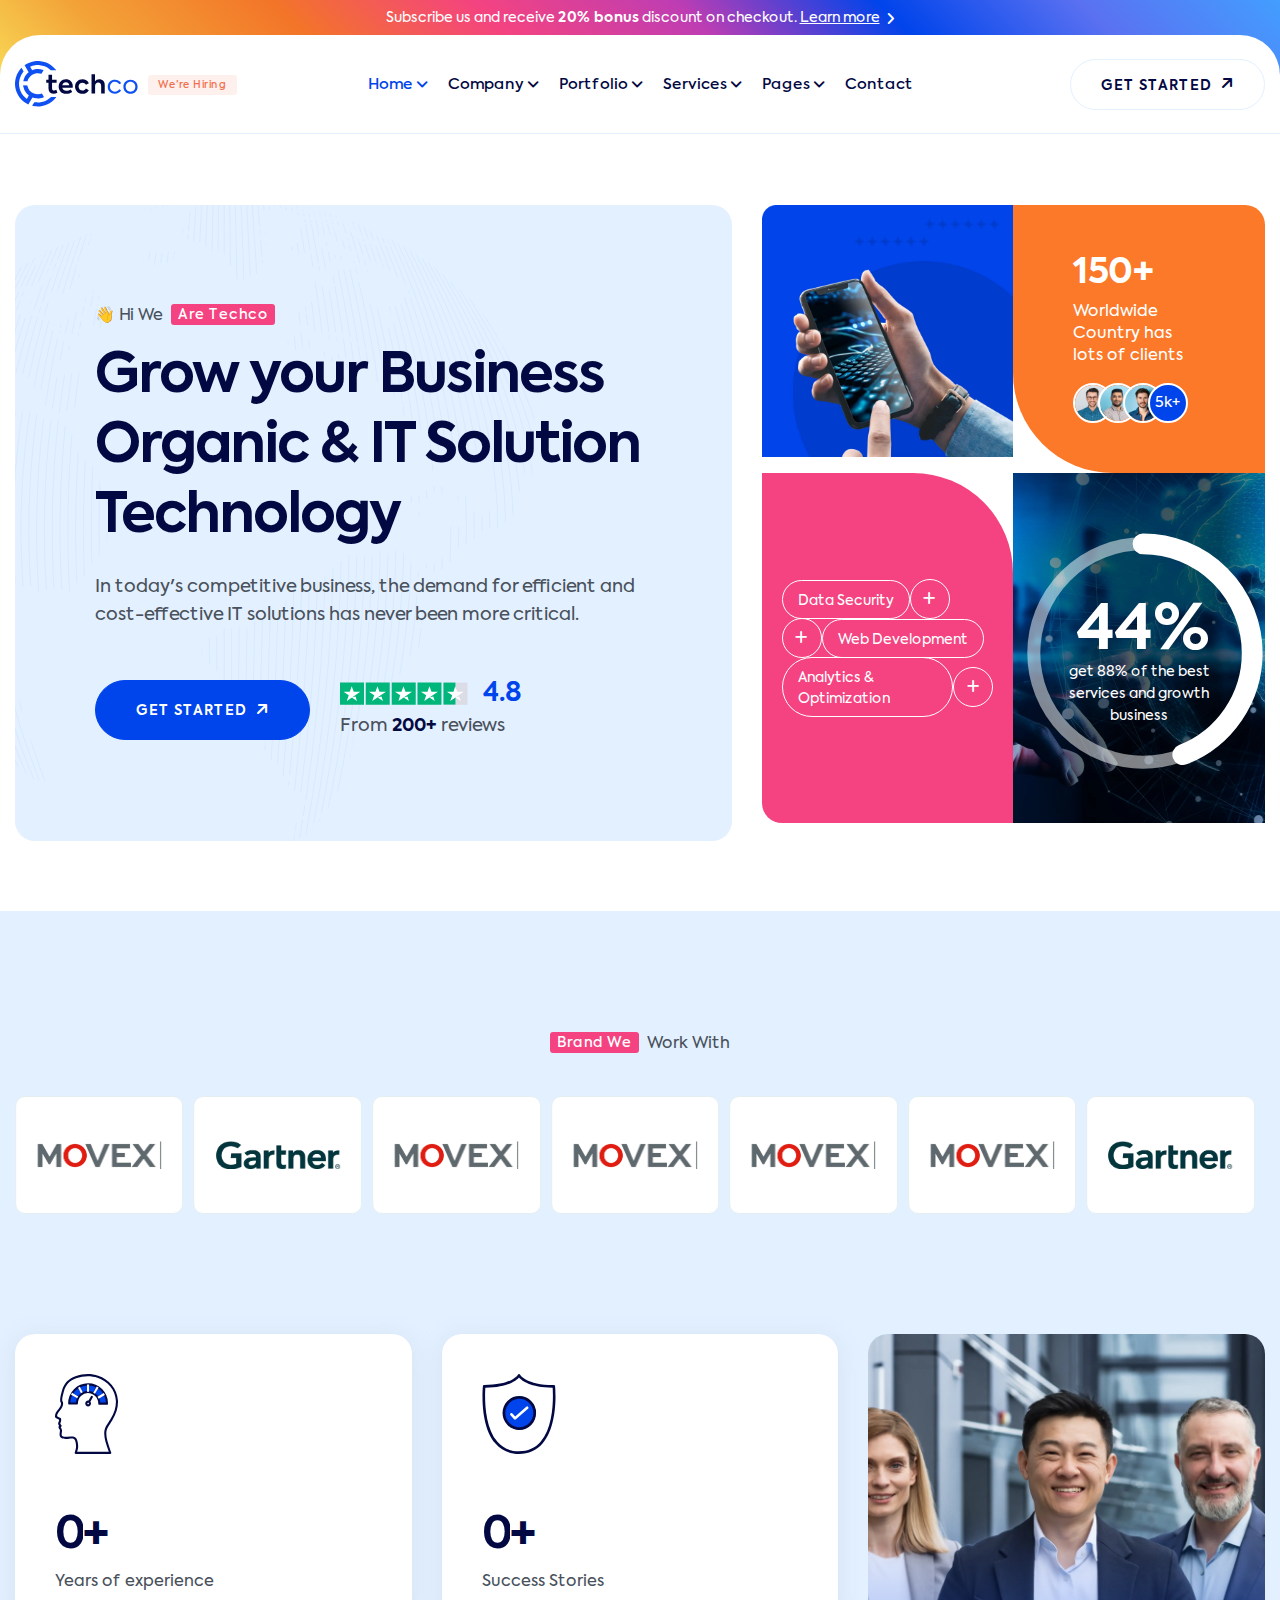
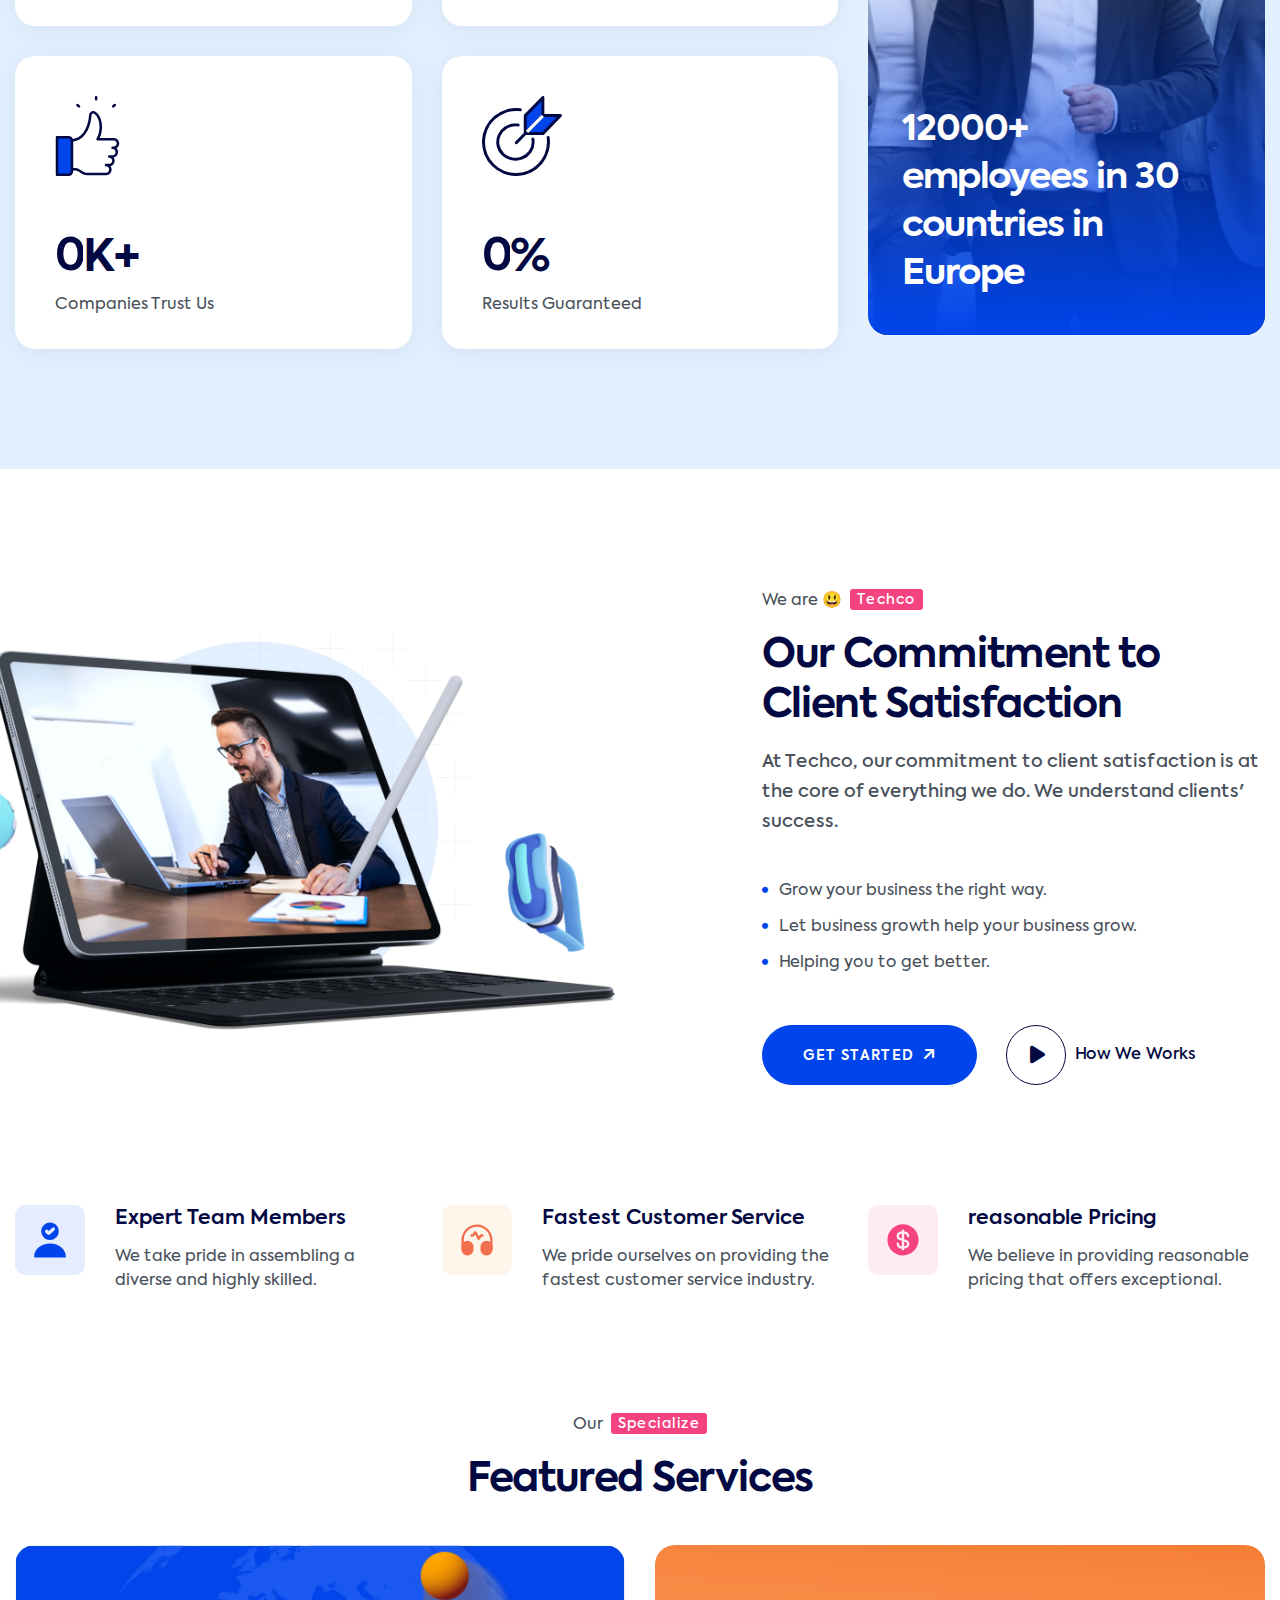
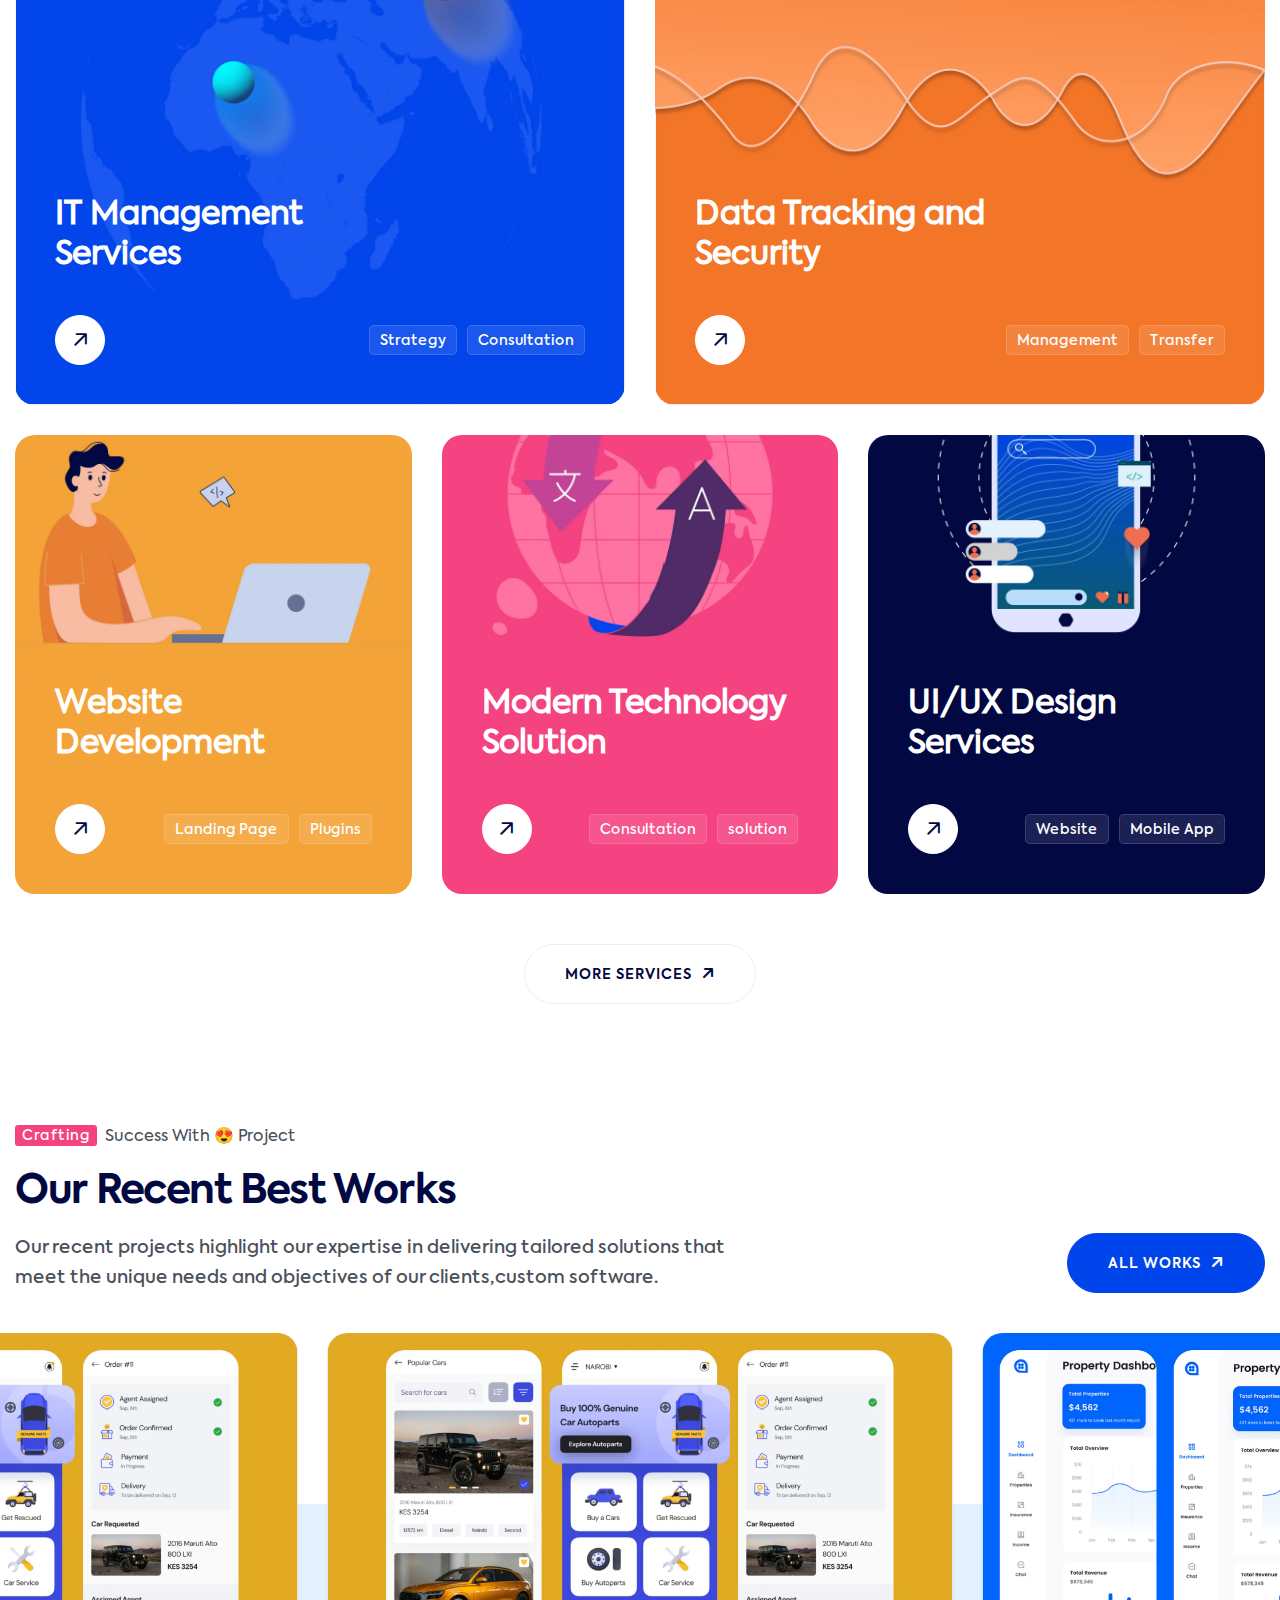
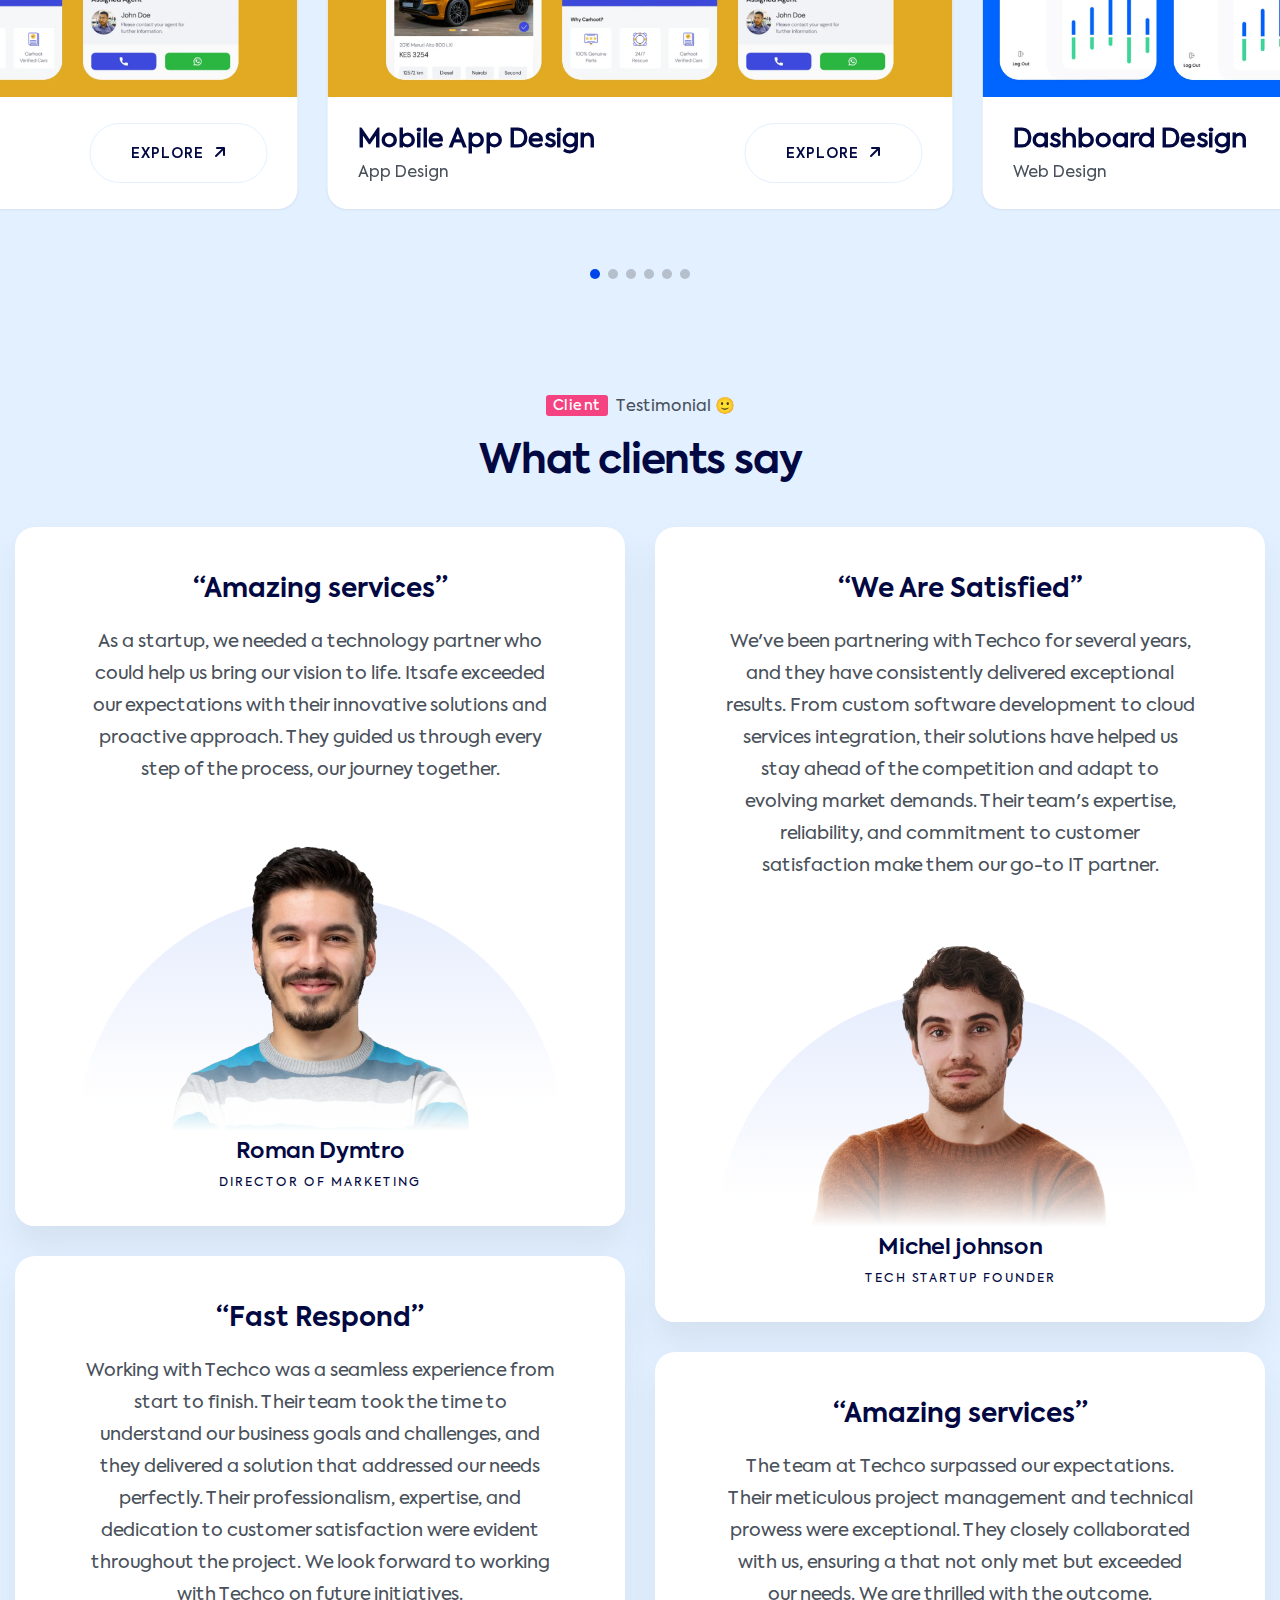
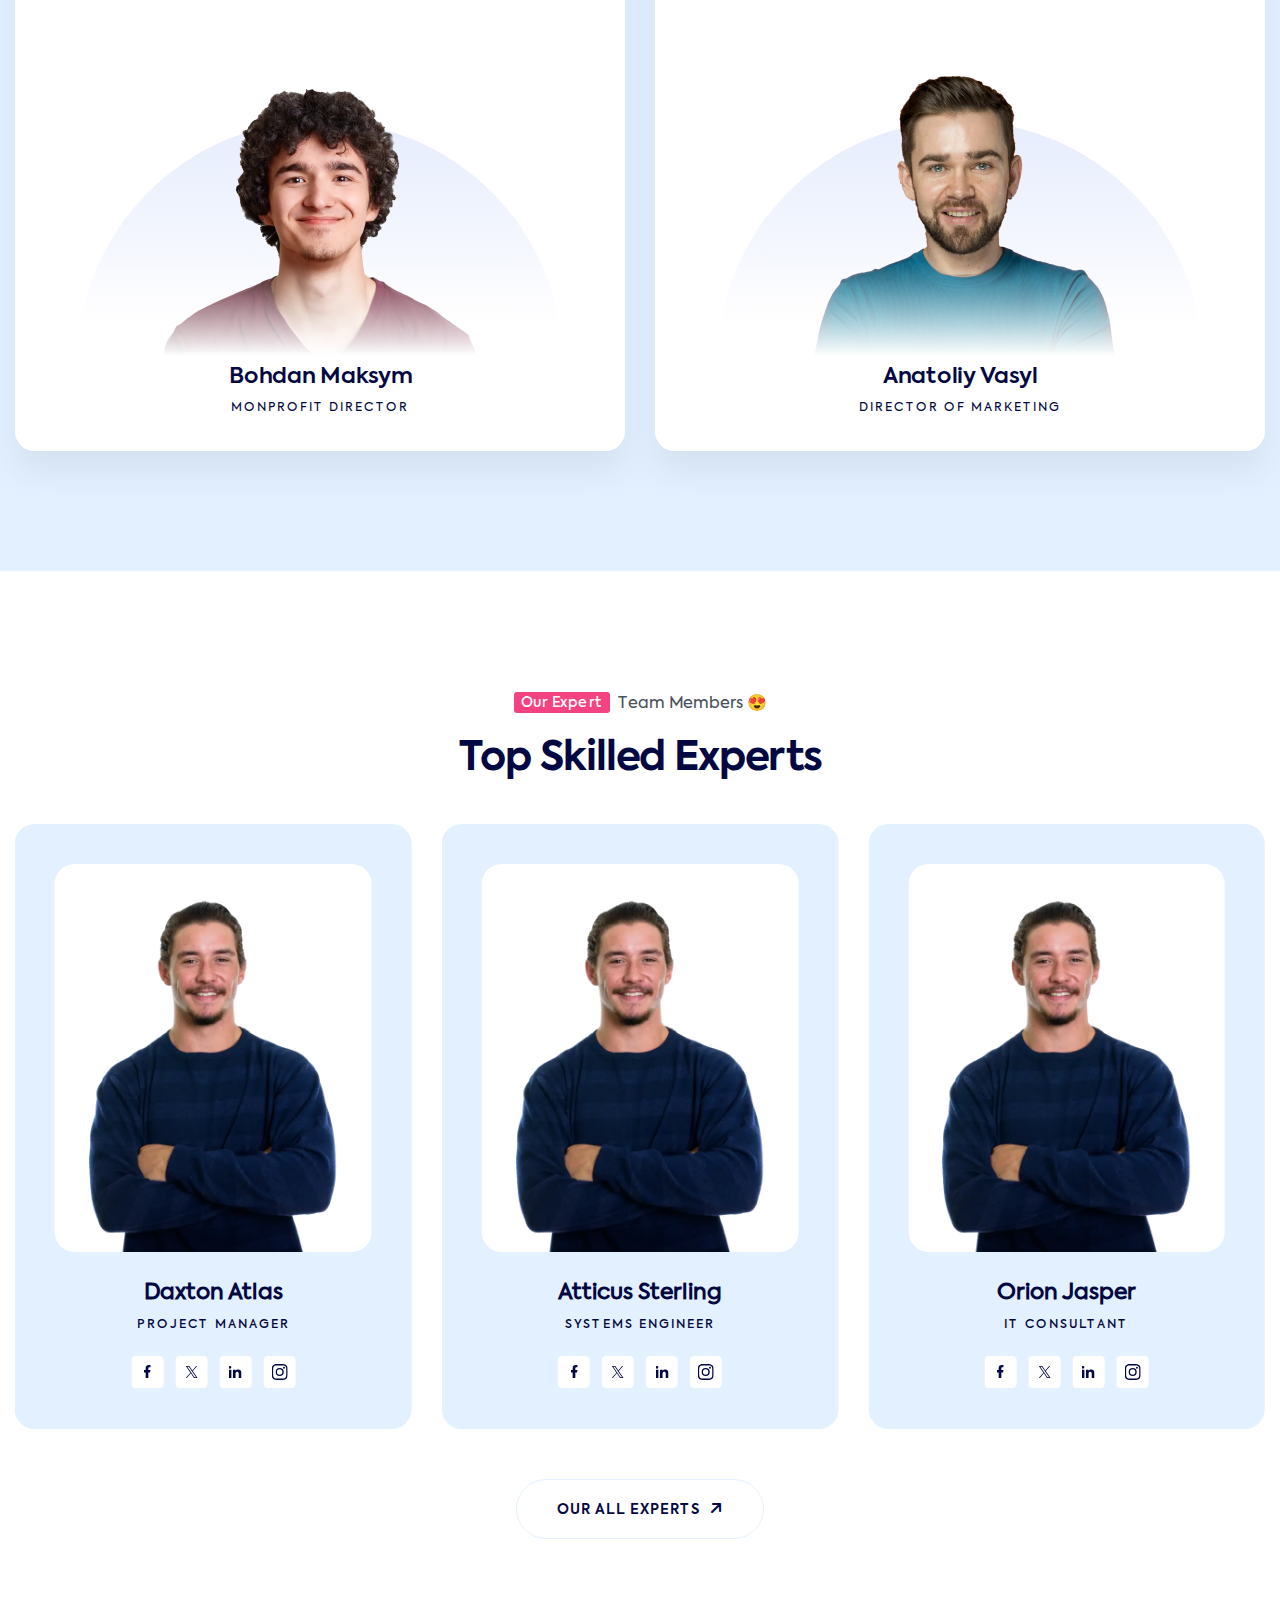
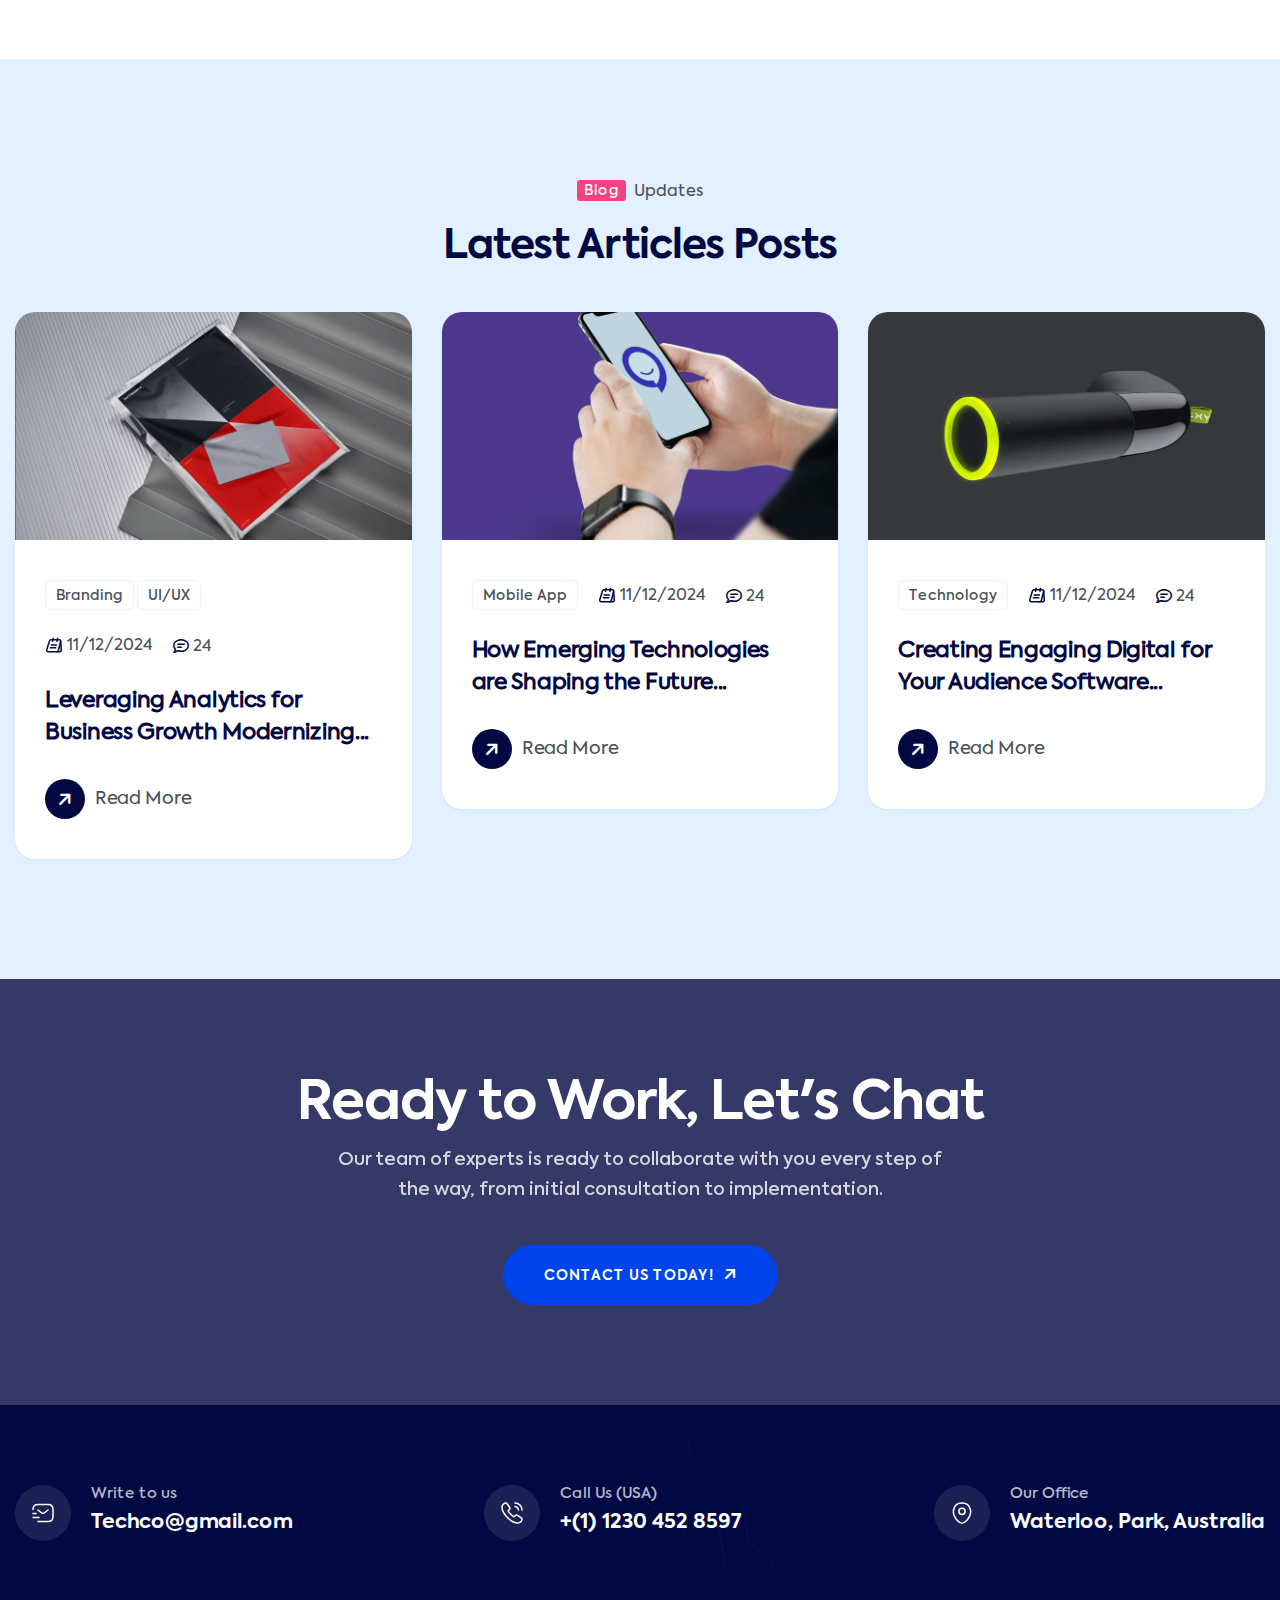
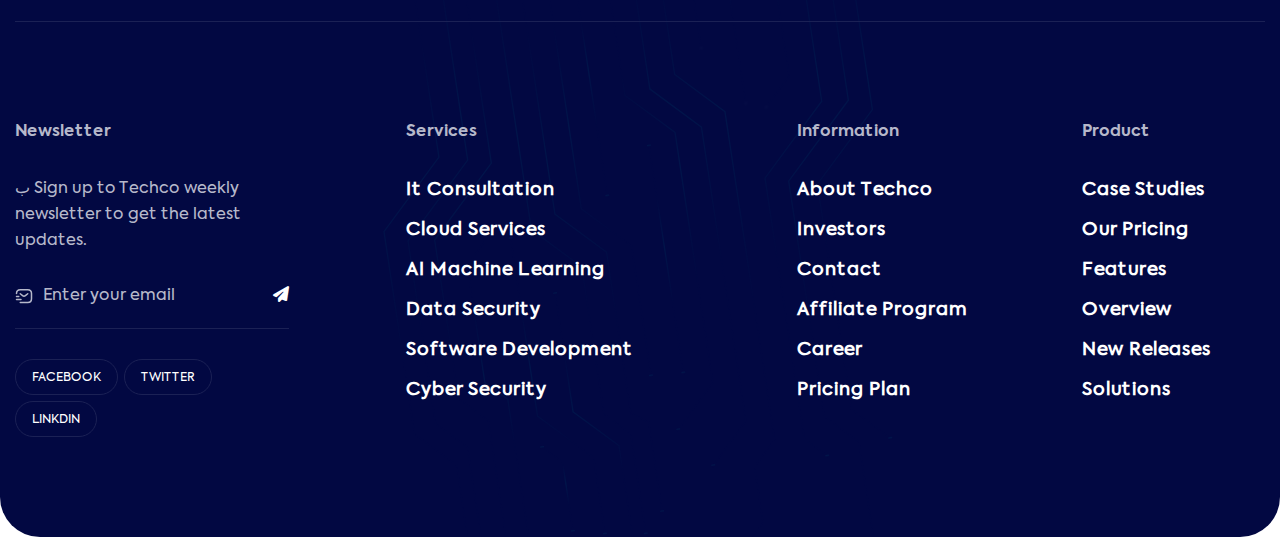
<file: main.html>
<!doctype html>
<html lang="en">

  <head>

    <meta charset="utf-8">
    <meta name="viewport" content="width=device-width, initial-scale=1, shrink-to-fit=no">
    <meta http-equiv="x-ua-compatible" content="ie=edge">
    <meta name="thumbnail" content="./assets/images/Techco_page_thumbnail.webp">
    <meta name="description" content="Techco – IT Solutions & Technology, Business Consulting, Software Company Site Template">
    <meta name="keywords" content="Bootstrap Site Template">
    <meta name="author" content="Webrock">

    <title>IT Solution – Techco – IT Solutions & Technology, Business Consulting, Software Company Site Template</title>
    <link rel="shortcut icon" href="./assets/images/site_logo/favourite_icon_2.svg">

    <!-- Fraimwork - CSS Include -->
    <link rel="stylesheet" type="text/css" href="./assets/css/bootstrap.min.css">

    <!-- Icon - CSS Include -->
    <link rel="stylesheet" type="text/css" href="./assets/css/fontawesome.css">

    <!-- Animation - CSS Include -->
    <link rel="stylesheet" type="text/css" href="./assets/css/animate.min.css">

    <!-- Carousel - CSS Include -->
    <link rel="stylesheet" type="text/css" href="./assets/css/swiper-bundle.min.css">

    <!-- Video & Image Popup - CSS Include -->
    <link rel="stylesheet" type="text/css" href="./assets/css/magnific-popup.min.css">

    <!-- Counter - CSS Include -->
    <link rel="stylesheet" type="text/css" href="./assets/css/odometer.min.css">

    <!-- Custom - CSS Include -->
    <link rel="stylesheet" type="text/css" href="./assets/css/style.css">

  </head>


  <body>

    <!-- Body Wrap - Start -->
    <div class="page_wrapper">

      <!-- Preloader - Start -->
      <div id="preloader" class="preloader">
        <div class="loader-circle">
          <div class="loader-line-mask">
            <div class="loader-line"></div>
          </div>
          <div class="loader-logo">
            <img src="./assets/images/site_logo/site_logo_2.svg" alt="Site Logo – Techco – IT Solutions &amp; Technology Site Template">
          </div>
        </div>
      </div>
      <!-- Preloader - End -->

      <!-- Back To Top - Start -->
      <div class="backtotop">
        <a href="#" class="scroll">
          <i class="fa-solid fa-arrow-up"></i>
        </a>
      </div>
      <!-- Back To Top - End -->

      <!-- Site Header - Start
      ================================================== -->
      <header class="site_header site_header_1">
        <div class="header_top text-center">
          <div class="container">
            <p class="m-0">Subscribe us and receive <b>20% bonus</b> discount on checkout. <a href="pricing.html"><u>Learn more</u> <i class="fa-solid fa-angle-right"></i></a></p>
          </div>
        </div>
        <div class="header_bottom stricky">
          <div class="container">
            <div class="row align-items-center">
              <div class="col-xl-3 col-lg-2 col-5">
                <div class="site_logo">
                  <a class="site_link" href="index.html">
                    <img src="./assets/images/site_logo/site_logo_3.svg" alt="Site Logo – Techco – IT Solutions & Technology, Business Consulting, Software Company Site Template">
                  </a>
                  <div class="badge bg-danger-subtle text-danger">We’re Hiring</div>
                </div>
              </div>
              <div class="col-xl-6 col-lg-7 col-2">
                <nav class="main_menu navbar navbar-expand-lg">
                  <div class="main_menu_inner collapse navbar-collapse justify-content-lg-center" id="main_menu_dropdown">
                    <ul class="main_menu_list unordered_list justify-content-center">
                      <li class="dropdown active">
                        <a class="nav-link" href="#" id="home_submenu" role="button" data-bs-toggle="dropdown" aria-expanded="false">
                          Home
                        </a>
                        <ul class="dropdown-menu" aria-labelledby="home_submenu">
                          <li class="active"><a href="index.html">IT Solution</a></li>
                          <li><a href="index_software_company.html">Software Company</a></li>
                          <li><a href="index_business_consulting.html">Business Consulting</a></li>
                        </ul>
                      </li>
                      <li class="dropdown">
                        <a class="nav-link" href="#" id="company_submenu" role="button" data-bs-toggle="dropdown" aria-expanded="false">
                          Company
                        </a>
                        <div class="dropdown-menu mega_menu_wrapper" aria-labelledby="company_submenu">
                          <div class="container">
                            <div class="row">
                              <div class="col-lg-9">
                                <div class="megamenu_pages_wrapper mb-5">
                                  <div class="row">
                                    <div class="col-lg-3 col-md-6">
                                      <a class="iconbox_block_2" href="about.html">
                                        <span class="icon_title_wrap">
                                          <small class="iconbox_icon">
                                            <img src="./assets/images/icons/icon_wifi.svg" alt="Wifi SVG Icon">
                                          </small>
                                          <small class="iconbox_title">About Us</small>
                                        </span>
                                        <span class="description mb-0">
                                          Learn more about Techco
                                        </span>
                                      </a>
                                    </div>
                                    <div class="col-lg-3 col-md-6">
                                      <a class="iconbox_block_2" href="pricing.html">
                                        <span class="icon_title_wrap">
                                          <small class="iconbox_icon">
                                            <img src="./assets/images/icons/icon_dollar_2.svg" alt="Dollar SVG Icon">
                                          </small>
                                          <small class="iconbox_title">Our Pricing</small>
                                        </span>
                                        <span class="description mb-0">
                                          Streamlined Pricing
                                        </span>
                                      </a>
                                    </div>
                                    <div class="col-lg-3 col-md-6">
                                      <a class="iconbox_block_2" href="portfolio.html">
                                        <span class="icon_title_wrap">
                                          <small class="iconbox_icon">
                                            <img src="./assets/images/icons/icon_chart.svg" alt="Chart SVG Icon">
                                          </small>
                                          <small class="iconbox_title">Portfolio</small>
                                        </span>
                                        <span class="description mb-0">
                                          Explore our all overview
                                        </span>
                                      </a>
                                    </div>
                                    <div class="col-lg-3 col-md-6">
                                      <a class="iconbox_block_2" href="portfolio_details.html">
                                        <span class="icon_title_wrap">
                                          <small class="iconbox_icon">
                                            <img src="./assets/images/icons/icon_tag_2.svg" alt="Event Tag SVG Icon">
                                          </small>
                                          <small class="iconbox_title">Portfolio Details</small>
                                        </span>
                                        <span class="description mb-0">
                                          Explore our work overview
                                        </span>
                                      </a>
                                    </div>
                                    <div class="col-lg-3 col-md-6">
                                      <a class="iconbox_block_2" href="team.html">
                                        <span class="icon_title_wrap">
                                          <small class="iconbox_icon">
                                            <img src="./assets/images/icons/icon_user_2.svg" alt="User Check SVG Icon">
                                          </small>
                                          <small class="iconbox_title">Team</small>
                                        </span>
                                        <span class="description mb-0">
                                          We are friendly Join our team 
                                        </span>
                                      </a>
                                    </div>
                                    <div class="col-lg-3 col-md-6">
                                      <a class="iconbox_block_2" href="team_details.html">
                                        <span class="icon_title_wrap">
                                          <small class="iconbox_icon">
                                            <img src="./assets/images/icons/icon_users.svg" alt="Users SVG Icon">
                                          </small>
                                          <small class="iconbox_title">Team Details</small>
                                        </span>
                                        <span class="description mb-0">
                                          We are friendly Join our team 
                                        </span>
                                      </a>
                                    </div>
                                    <div class="col-lg-3 col-md-6">
                                      <a class="iconbox_block_2" href="service.html">
                                        <span class="icon_title_wrap">
                                          <small class="iconbox_icon">
                                            <img src="./assets/images/icons/icon_pen.svg" alt="Pen SVG Icon">
                                          </small>
                                          <small class="iconbox_title">Services</small>
                                        </span>
                                        <small class="description mb-0">
                                          Happy to help you!
                                        </small>
                                      </a>
                                    </div>
                                    <div class="col-lg-3 col-md-6">
                                      <a class="iconbox_block_2" href="service_details.html">
                                        <span class="icon_title_wrap">
                                          <small class="iconbox_icon">
                                            <img src="./assets/images/icons/icon_pen.svg" alt="Pen SVG Icon">
                                          </small>
                                          <small class="iconbox_title">Service Details</small>
                                        </span>
                                        <small class="description mb-0">
                                          Happy to help you!
                                        </small>
                                      </a>
                                    </div>
                                  </div>
                                </div>
                                <ul class="btns_group p-0 unordered_list justify-content-start">
                                  <li>
                                    <a class="btn btn-primary" href="contact.html">
                                      <span class="btn_label" data-text="Free Consultation">Free Consultation</span>
                                      <span class="btn_icon">
                                        <i class="fa-solid fa-arrow-up-right"></i>
                                      </span>
                                    </a>
                                  </li>
                                  <li>
                                    <div class="review_short_info_2">
                                      <div class="review_admin_logo">
                                        <img src="./assets/images/clients/client_logo_9.webp" alt="Client Logo">
                                      </div>
                                      <div class="review_info_content">
                                        <ul class="rating_block unordered_list">
                                          <li><i class="fa-solid fa-star fa-fw"></i></li>
                                          <li><i class="fa-solid fa-star fa-fw"></i></li>
                                          <li><i class="fa-solid fa-star fa-fw"></i></li>
                                          <li><i class="fa-solid fa-star fa-fw"></i></li>
                                          <li><i class="fa-solid fa-star fa-fw"></i></li>
                                        </ul>
                                        <div class="review_counter">From <b>200+</b> reviews</div>
                                      </div>
                                    </div>
                                  </li>
                                  <li>
                                    <div class="review_short_info_2">
                                      <div class="review_admin_logo">
                                        <img src="./assets/images/clients/client_logo_1.webp" alt="Client Logo">
                                      </div>
                                      <div class="review_info_content">
                                        <ul class="rating_block unordered_list">
                                          <li><i class="fa-solid fa-star fa-fw"></i></li>
                                          <li><i class="fa-solid fa-star fa-fw"></i></li>
                                          <li><i class="fa-solid fa-star fa-fw"></i></li>
                                          <li><i class="fa-solid fa-star fa-fw"></i></li>
                                          <li><i class="fa-solid fa-star fa-fw"></i></li>
                                        </ul>
                                        <div class="review_counter">From <b>200+</b> reviews</div>
                                      </div>
                                    </div>
                                  </li>
                                </ul>
                              </div>
                              <div class="col-lg-3">
                                <div class="site_author bg-primary">
                                  <div class="author_box">
                                    <div class="author_image bg-light">
                                      <img src="./assets/images/avatar/avatar_7.webp" alt="Site Author Image">
                                    </div>
                                    <div class="author_box_content">
                                      <h3 class="author_name text-white">Maverick Phoenix</h3>
                                      <span class="author_designation text-white">CEO At Techco</span>
                                    </div>
                                    <div class="quote_icon">
                                      <img src="./assets/images/icons/icon_quote.svg" alt="Quote Icon">
                                    </div>
                                  </div>
                                  <p class="mb-0 text-white">
                                    As a CEO at Techco  I have been voice crying in the wilderness,  trying to make requirements clear, use every minute to deliver the  result, and not reinvent the wheel. Here at Techco, I made that possible  for the clients.
                                  </p>
                                </div>
                              </div>
                            </div>
                          </div>
                        </div>
                      </li>
                      <li class="dropdown">
                        <a class="nav-link" href="#" id="portfolio_submenu" role="button" data-bs-toggle="dropdown" aria-expanded="false">
                          Portfolio
                        </a>
                        <ul class="dropdown-menu" aria-labelledby="portfolio_submenu">
                          <li><a href="portfolio.html">Portfolio</a></li>
                          <li><a href="portfolio_details.html">Portfolio Details</a></li>
                        </ul>
                      </li>
                      <li class="dropdown">
                        <a class="nav-link" href="#" id="services_submenu" role="button" data-bs-toggle="dropdown" aria-expanded="false">
                          Services
                        </a>
                        <div class="dropdown-menu mega_menu_wrapper p-0" aria-labelledby="services_submenu">
                          <div class="container">
                            <div class="row justify-content-lg-between">
                              <div class="col-lg-8">
                                <div class="row">
                                  <div class="col-lg-4">
                                    <div class="megamenu_widget">
                                      <h3 class="megamenu_info_title">Services</h3>
                                      <ul class="icon_list unordered_list_block">
                                        <li>
                                          <a href="service_details.html">
                                            <span class="icon_list_text">
                                              IT Management Services
                                            </span>
                                          </a>
                                        </li>
                                        <li>
                                          <a href="service_details.html">
                                            <span class="icon_list_text">
                                              Data Tracking Security
                                            </span>
                                          </a>
                                        </li>
                                        <li>
                                          <a href="service_details.html">
                                            <span class="icon_list_text">
                                              Website Development
                                            </span>
                                          </a>
                                        </li>
                                        <li>
                                          <a href="service_details.html">
                                            <span class="icon_list_text">
                                              CRM Solutions and Design
                                            </span>
                                          </a>
                                        </li>
                                        <li>
                                          <a href="service_details.html">
                                            <span class="icon_list_text">
                                              UI/UX Design Services
                                            </span>
                                          </a>
                                        </li>
                                        <li>
                                          <a href="service_details.html">
                                            <span class="icon_list_text">
                                              Technology Solution
                                            </span>
                                          </a>
                                        </li>
                                        <li>
                                          <a href="service_details.html">
                                            <span class="icon_list_text">
                                              Software Development
                                            </span>
                                          </a>
                                        </li>
                                      </ul>
                                    </div>
                                  </div>
                                  <div class="col-lg-4">
                                    <div class="megamenu_widget">
                                      <h3 class="megamenu_info_title">Our Fields</h3>
                                      <ul class="icon_list unordered_list_block">
                                        <li>
                                          <a href="fields.html">
                                            <span class="icon_list_text">
                                              Healthcare
                                            </span>
                                          </a>
                                        </li>
                                        <li>
                                          <a href="fields.html">
                                            <span class="icon_list_text">
                                              Banks
                                            </span>
                                          </a>
                                        </li>
                                        <li>
                                          <a href="fields.html">
                                            <span class="icon_list_text">
                                              Logistics
                                            </span>
                                          </a>
                                        </li>
                                        <li>
                                          <a href="fields.html">
                                            <span class="icon_list_text">
                                              Supermarkets
                                            </span>
                                          </a>
                                        </li>
                                        <li>
                                          <a href="fields.html">
                                            <span class="icon_list_text">
                                              Industries
                                            </span>
                                          </a>
                                        </li>
                                        <li>
                                          <a href="fields.html">
                                            <span class="icon_list_text">
                                              Hotels
                                            </span>
                                          </a>
                                        </li>
                                        <li>
                                          <a href="fields.html">
                                            <span class="icon_list_text">
                                              Fintech
                                            </span>
                                          </a>
                                        </li>
                                      </ul>
                                    </div>
                                  </div>
                                  <div class="col-lg-4">
                                    <div class="megamenu_widget">
                                      <h3 class="megamenu_info_title">Product</h3>
                                      <ul class="icon_list unordered_list_block">
                                        <li>
                                          <a href="portfolio.html">
                                            <span class="icon_list_text">
                                              Case Studies
                                            </span>
                                          </a>
                                        </li>
                                        <li>
                                          <a href="pricing.html">
                                            <span class="icon_list_text">
                                              Our Pricing
                                            </span>
                                          </a>
                                        </li>
                                        <li>
                                          <a href="service.html">
                                            <span class="icon_list_text">
                                              Features
                                            </span>
                                          </a>
                                        </li>
                                        <li>
                                          <a href="about.html">
                                            <span class="icon_list_text">
                                              Overview
                                            </span>
                                          </a>
                                        </li>
                                        <li>
                                          <a href="#!">
                                            <span class="icon_list_text">
                                              New Releases
                                            </span>
                                          </a>
                                        </li>
                                        <li>
                                          <a href="service.html">
                                            <span class="icon_list_text">
                                              Solutions
                                            </span>
                                          </a>
                                        </li>
                                      </ul>
                                    </div>
                                  </div>
                                </div>
                                <div class="social_area">
                                  <ul class="social_icons_block unordered_list" data-text="Follow Us:">
                                    <li>
                                      <a href="#!">
                                        <i class="fa-brands fa-facebook-f"></i>
                                      </a>
                                    </li>
                                    <li>
                                      <a href="#!">
                                        <i class="fa-brands fa-twitter"></i>
                                      </a>
                                    </li>
                                    <li>
                                      <a href="#!">
                                        <i class="fa-brands fa-linkedin-in"></i>
                                      </a>
                                    </li>
                                    <li>
                                      <a href="#!">
                                        <i class="fa-brands fa-dribbble"></i>
                                      </a>
                                    </li>
                                  </ul>
                                  <p class="career_link m-0">Looking for new career? <a href="#!">We’re Hiring</a></p>
                                </div>
                              </div>
                              <div class="col-lg-3">
                                <div class="megamenu_case bg-primary">
                                  <h3>Computer Software</h3>
                                  <h4>Astarte Medical</h4>
                                  <img src="./assets/images/case/case_image_4.webp" alt="Case Image">
                                  <a class="btn" href="portfolio.html">
                                    <span class="btn_label" data-text="Read Case">Read Case</span>
                                    <span class="btn_icon">
                                      <i class="fa-solid fa-arrow-up-right"></i>
                                    </span>
                                  </a>
                                </div>
                              </div>
                            </div>
                          </div>
                        </div>
                      </li>
                      <li class="dropdown">
                        <a class="nav-link" href="#" id="pages_submenu" role="button" data-bs-toggle="dropdown" aria-expanded="false">
                          Pages
                        </a>
                        <ul class="dropdown-menu" aria-labelledby="pages_submenu">
                          <li><a href="about.html">About Us</a></li>
                          <li class="dropdown">
                            <a class="nav-link" href="#" id="blog_submenu" role="button" data-bs-toggle="dropdown" aria-expanded="false">
                              Blogs
                            </a>
                            <ul class="dropdown-menu" aria-labelledby="blog_submenu">
                              <li><a href="blog.html">Our Blogs</a></li>
                              <li><a href="blog_details.html">Blog Details</a></li>
                            </ul>
                          </li>
                          <li><a href="contact.html">Help Center</a></li>
                          <li><a href="#!">Careers <small class="badge bg-danger-subtle text-danger">We’re Hiring</small></a></li>
                        </ul>
                      </li>
                      <li><a href="contact.html">Contact</a></li>
                    </ul>
                  </div>
                </nav>
              </div>
              <div class="col-xl-3 col-lg-3 col-5">
                <ul class="header_btns_group unordered_list justify-content-end">
                  <li>
                    <button class="mobile_menu_btn" type="button" data-bs-toggle="collapse" data-bs-target="#main_menu_dropdown" aria-expanded="false" aria-label="Toggle navigation">
                      <i class="far fa-bars"></i>
                    </button>
                  </li>
                  <li>
                    <a class="btn btn-outline-light" href="pricing.html">
                      <span class="btn_label" data-text="Get Started">Get Started</span>
                      <span class="btn_icon">
                        <i class="fa-solid fa-arrow-up-right"></i>
                      </span>
                    </a>
                  </li>
                </ul>
              </div>
            </div>
          </div>
        </div>
      </header>
      <!-- Site Header - End
      ================================================== -->

      <!-- Main Body - Start
      ================================================== -->
      <main class="page_content">

        <!-- IT Solution Hero Section - Start
        ================================================== -->
        <section class="it_solution_hero_section">
          <div class="container">
            <div class="row">
              <div class="col-lg-7">
                <div class="it_solution_hero_content" style="background-image: url('assets/images/shapes/it_solution_hero_bg_1.svg');">
                  <div class="heading_focus_text mb-0 d-inline-flex align-items-center">👋 Hi We <span class="badge bg-secondary text-white">Are Techco</span></div>
                  <h1>
                    Grow your Business Organic & IT Solution Technology
                  </h1>
                  <p>
                    In today's competitive business, the demand for efficient and cost-effective IT solutions has never been more critical.
                  </p>
                  <ul class="btns_group unordered_list p-0 justify-content-start">
                    <li>
                      <a class="btn" href="pricing.html">
                        <span class="btn_label" data-text="Get Started">Get Started</span>
                        <span class="btn_icon">
                          <i class="fa-solid fa-arrow-up-right"></i>
                        </span>
                      </a>
                    </li>
                    <li>
                      <div class="review_short_info">
                        <div class="d-flex">
                          <img src="./assets/images/icons/icon_stars_trustpilot.svg" alt="Techco - Trustpilot Review">
                          <span>4.8</span>
                        </div>
                        <div class="review_counter">From <b>200+</b> reviews</div>
                      </div>
                    </li>
                  </ul>
                </div>
              </div>
              <div class="col-lg-5">
                <ul class="it_solution_hero_images unordered_list">
                  <li>
                    <img src="./assets/images/hero/it_solution_hero_image_1.webp" alt="Techco - IT Solution - Hero Image 1">
                  </li>
                  <li>
                    <div class="worldwide_clients">
                      <div class="counter_value">150+</div>
                      <p>
                        Worldwide Country has lots of clients
                      </p>
                      <ul class="avatar_group unordered_list">
                        <li>
                          <img src="./assets/images/avatar/avatar_1.webp" alt="Techco - Avatar Image">
                        </li>
                        <li>
                          <img src="./assets/images/avatar/avatar_2.webp" alt="Techco - Avatar Image">
                        </li>
                        <li>
                          <img src="./assets/images/avatar/avatar_3.webp" alt="Techco - Avatar Image">
                        </li>
                        <li>
                          5k+
                        </li>
                      </ul>
                    </div>
                  </li>
                  <li>
                    <ul class="categories unordered_list_block">
                      <li>
                        <a href="#!">
                          <span>Data Security</span>
                          <i class="fa-solid fa-plus"></i>
                        </a>
                      </li>
                      <li>
                        <a href="#!">
                          <i class="fa-solid fa-plus"></i>
                          <span>Web Development</span>
                        </a>
                      </li>
                      <li>
                        <a href="#!">
                          <span>Analytics & Optimization</span>
                          <i class="fa-solid fa-plus"></i>
                        </a>
                      </li>
                    </ul>
                  </li>
                  <li>
                    <div class="business_growth_content" style="background-image: url('assets/images/hero/it_solution_hero_image_2.webp');">
                      <div class="progress_content">
                        <div class="business_growth" data-pie='{ "percent": 88 }'></div>
                        <p>
                          get 88% of the best services and growth business
                        </p>
                      </div>
                    </div>
                  </li>
                </ul>
              </div>
            </div>
          </div>
        </section>
        <!-- IT Solution Hero Section - End
        ================================================== -->

        <!-- Client Logo Section - Start
        ================================================== -->
        <section class="client_logo_section section_space" style="background-image: url('assets/images/shapes/bg_pattern_1.svg');">
          <div class="container">
            <div class="section_space pt-0">
              <div class="heading_block text-center">
                <div class="heading_focus_text mb-0">
                  <span class="badge bg-secondary text-white">Brand We</span>
                  Work With
                </div>
              </div>
              <div class="client_logo_carousel swiper">
                <div class="swiper-wrapper">
                  <div class="swiper-slide">
                    <div class="client_logo_item">
                      <img src="./assets/images/clients/client_logo_1.webp" alt="Techco - Client Logo Image">
                    </div>
                  </div>
                  <div class="swiper-slide">
                    <div class="client_logo_item">
                      <img src="./assets/images/clients/client_logo_1.webp" alt="Techco - Client Logo Image">
                    </div>
                  </div>
                  <div class="swiper-slide">
                    <div class="client_logo_item">
                      <img src="./assets/images/clients/client_logo_1.webp" alt="Techco - Client Logo Image">
                    </div>
                  </div>
                  <div class="swiper-slide">
                    <div class="client_logo_item">
                      <img src="./assets/images/clients/client_logo_1.webp" alt="Techco - Client Logo Image">
                    </div>
                  </div>
                  <div class="swiper-slide">
                    <div class="client_logo_item">
                      <img src="./assets/images/clients/client_logo_10.webp" alt="Techco - Client Logo Image">
                    </div>
                  </div>
                  <div class="swiper-slide">
                    <div class="client_logo_item">
                      <img src="./assets/images/clients/client_logo_9.webp" alt="Techco - Client Logo Image">
                    </div>
                  </div>
                  <div class="swiper-slide">
                    <div class="client_logo_item">
                      <img src="./assets/images/clients/client_logo_10.webp" alt="Techco - Client Logo Image">
                    </div>
                  </div>
                  <div class="swiper-slide">
                    <div class="client_logo_item">
                      <img src="./assets/images/clients/client_logo_1.webp" alt="Techco - Client Logo Image">
                    </div>
                  </div>
                  <div class="swiper-slide">
                    <div class="client_logo_item">
                      <img src="./assets/images/clients/client_logo_1.webp" alt="Techco - Client Logo Image">
                    </div>
                  </div>
                  <div class="swiper-slide">
                    <div class="client_logo_item">
                      <img src="./assets/images/clients/client_logo_1.webp" alt="Techco - Client Logo Image">
                    </div>
                  </div>
                  <div class="swiper-slide">
                    <div class="client_logo_item">
                      <img src="./assets/images/clients/client_logo_1.webp" alt="Techco - Client Logo Image">
                    </div>
                  </div>
                  <div class="swiper-slide">
                    <div class="client_logo_item">
                      <img src="./assets/images/clients/client_logo_10.webp" alt="Techco - Client Logo Image">
                    </div>
                  </div>
                  <div class="swiper-slide">
                    <div class="client_logo_item">
                      <img src="./assets/images/clients/client_logo_9.webp" alt="Techco - Client Logo Image">
                    </div>
                  </div>
                  <div class="swiper-slide">
                    <div class="client_logo_item">
                      <img src="./assets/images/clients/client_logo_9.webp" alt="Techco - Client Logo Image">
                    </div>
                  </div>
                  <div class="swiper-slide">
                    <div class="client_logo_item">
                      <img src="./assets/images/clients/client_logo_9.webp" alt="Techco - Client Logo Image">
                    </div>
                  </div>
                  <div class="swiper-slide">
                    <div class="client_logo_item">
                      <img src="./assets/images/clients/client_logo_10.webp" alt="Techco - Client Logo Image">
                    </div>
                  </div>
                  <div class="swiper-slide">
                    <div class="client_logo_item">
                      <img src="./assets/images/clients/client_logo_1.webp" alt="Techco - Client Logo Image">
                    </div>
                  </div>
                  <div class="swiper-slide">
                    <div class="client_logo_item">
                      <img src="./assets/images/clients/client_logo_1.webp" alt="Techco - Client Logo Image">
                    </div>
                  </div>
                  <div class="swiper-slide">
                    <div class="client_logo_item">
                      <img src="./assets/images/clients/client_logo_1.webp" alt="Techco - Client Logo Image">
                    </div>
                  </div>
                  <div class="swiper-slide">
                    <div class="client_logo_item">
                      <img src="./assets/images/clients/client_logo_1.webp" alt="Techco - Client Logo Image">
                    </div>
                  </div>
                  <div class="swiper-slide">
                    <div class="client_logo_item">
                      <img src="./assets/images/clients/client_logo_10.webp" alt="Techco - Client Logo Image">
                    </div>
                  </div>
                </div>
              </div>
            </div>

            <div class="row funfact_wrapper">
              <div class="col-lg-8">
                <div class="row">
                  <div class="col-md-6">
                    <div class="funfact_block">
                      <div class="funfact_icon">
                        <img src="./assets/images/icons/icon_head.svg" alt="Techco - SVG Icon Head">
                      </div>
                      <div class="funfact_content">
                        <div class="counter_value">
                          <span class="odometer" data-count="25">0</span>
                          <span>+</span>
                        </div>
                        <h3 class="funfact_title mb-0">Years of experience</h3>
                      </div>
                    </div>
                  </div>
                  <div class="col-md-6">
                    <div class="funfact_block">
                      <div class="funfact_icon">
                        <img src="./assets/images/icons/icon_check.svg" alt="Techco - SVG Icon Check">
                      </div>
                      <div class="funfact_content">
                        <div class="counter_value">
                          <span class="odometer" data-count="280">0</span>
                          <span>+</span>
                        </div>
                        <h3 class="funfact_title mb-0">Success Stories</h3>
                      </div>
                    </div>
                  </div>
                  <div class="col-md-6">
                    <div class="funfact_block">
                      <div class="funfact_icon">
                        <img src="./assets/images/icons/icon_like.svg" alt="Techco - SVG Icon Like">
                      </div>
                      <div class="funfact_content">
                        <div class="counter_value">
                          <span class="odometer" data-count="5.6">0</span>
                          <span>K+</span>
                        </div>
                        <h3 class="funfact_title mb-0">Companies Trust Us</h3>
                      </div>
                    </div>
                  </div>
                  <div class="col-md-6">
                    <div class="funfact_block">
                      <div class="funfact_icon">
                        <img src="./assets/images/icons/icon_dart_board.svg" alt="Techco - SVG Icon Head">
                      </div>
                      <div class="funfact_content">
                        <div class="counter_value">
                          <span class="odometer" data-count="100">0</span>
                          <span>%</span>
                        </div>
                        <h3 class="funfact_title mb-0">Results Guaranteed</h3>
                      </div>
                    </div>
                  </div>
                </div>
              </div>
              <div class="col-lg-4">
                <div class="our_world_employees">
                  <div class="image_wrap">
                    <img src="./assets/images/about/about_image_1.webp" alt="Techco - Employees Guoup Image">
                  </div>
                  <div class="content_wrap">
                    <h3 class="title_text mb-0">
                      <b class="d-block">12000+</b> employees in 30 countries in Europe
                    </h3>
                  </div>
                </div>
              </div>
            </div>
          </div>
        </section>
        <!-- Client Logo Section - End
        ================================================== -->

        <!-- About Section - Start
        ================================================== -->
        <section class="about_section section_space">
          <div class="container">
            <div class="row align-items-center justify-content-lg-between">
              <div class="col-lg-6">
                <div class="about_image_1">
                  <img src="./assets/images/about/about_image_9.webp" alt="Techco - About Image">
                  <img src="./assets/images/about/about_image_11.webp" data-parallax='{"y" : 80, "smoothness": 6}' alt="Techco - About Image">
                  <img src="./assets/images/about/about_image_10.webp" data-parallax='{"y" : -80, "smoothness": 6}' alt="Techco - About Image">
                </div>
              </div>
              <div class="col-lg-5">
                <div class="about_content">
                  <div class="heading_block">
                    <div class="heading_focus_text">
                      We are 😃
                      <span class="badge bg-secondary text-white">Techco</span>
                    </div>
                    <h2 class="heading_text">
                      Our Commitment to Client Satisfaction
                    </h2>
                    <p class="heading_description mb-0">
                      At Techco, our commitment to client satisfaction is at the core of everything we do. We understand clients' success.
                    </p>
                  </div>
                  <ul class="icon_list unordered_list_block mb-5">
                    <li>
                      <span class="icon_list_icon">
                        <i class="fa-solid fa-circle fa-fw"></i>
                      </span>
                      <span class="icon_list_text">
                        Grow your business the right way.
                      </span>
                    </li>
                    <li>
                      <span class="icon_list_icon">
                        <i class="fa-solid fa-circle fa-fw"></i>
                      </span>
                      <span class="icon_list_text">
                        Let business growth help your business grow.
                      </span>
                    </li>
                    <li>
                      <span class="icon_list_icon">
                        <i class="fa-solid fa-circle fa-fw"></i>
                      </span>
                      <span class="icon_list_text">
                        Helping you to get better.
                      </span>
                    </li>
                  </ul>
                  <ul class="btns_group unordered_list p-0 justify-content-start">
                    <li>
                      <a class="btn" href="pricing.html">
                        <span class="btn_label" data-text="Get Started">Get Started</span>
                        <span class="btn_icon">
                          <i class="fa-solid fa-arrow-up-right"></i>
                        </span>
                      </a>
                    </li>
                    <li>
                      <a class="video_btn" href="https://www.youtube.com/watch?v=7e90gBu4pas">
                        <span class="btn_icon">
                          <i class="fa-solid fa-play"></i>
                        </span>
                        <span class="btn_label">How We Works</span>
                      </a>
                    </li>
                  </ul>
                </div>
              </div>
            </div>
          </div>
        </section>
        <!-- About Section - End
        ================================================== -->

        <!-- Policy Section - Start
        ================================================== -->
        <section class="policy_section">
          <div class="container">
            <div class="row">
              <div class="col-lg-4">
                <div class="iconbox_block layout_icon_left">
                  <div class="iconbox_icon">
                    <img src="./assets/images/icons/icon_user_check.svg" alt="User Check SVG Icon">
                  </div>
                  <div class="iconbox_content">
                    <h3 class="iconbox_title">Expert Team Members</h3>
                    <p class="mb-0">
                      We take pride in assembling a <br> diverse and highly skilled.
                    </p>
                  </div>
                </div>
              </div>
              <div class="col-lg-4">
                <div class="iconbox_block layout_icon_left">
                  <div class="iconbox_icon bg-warning-subtle">
                    <img src="./assets/images/icons/icon_headphone.svg" alt="Headphone SVG Icon">
                  </div>
                  <div class="iconbox_content">
                    <h3 class="iconbox_title">Fastest Customer Service</h3>
                    <p class="mb-0">
                      We pride ourselves on providing the fastest customer service industry.
                    </p>
                  </div>
                </div>
              </div>
              <div class="col-lg-4">
                <div class="iconbox_block layout_icon_left">
                  <div class="iconbox_icon bg-secondary-subtle">
                    <img src="./assets/images/icons/icon_dollar.svg" alt="Dollar SVG Icon">
                  </div>
                  <div class="iconbox_content">
                    <h3 class="iconbox_title">reasonable Pricing</h3>
                    <p class="mb-0">
                      We believe in providing reasonable pricing that offers exceptional.
                    </p>
                  </div>
                </div>
              </div>
            </div>
          </div>
        </section>
        <!-- Policy Section - End
        ================================================== -->

        <!-- Service Section - Start
        ================================================== -->
        <section class="service_section section_space xb-hidden pb-0">
          <div class="container">
            <div class="heading_block text-center">
              <div class="heading_focus_text">
                Our 
                <span class="badge bg-secondary text-white">Specialize</span>
              </div>
              <h2 class="heading_text mb-0">
                Featured Services
              </h2>
            </div>

            <div class="row">
              <div class="col-lg-6">
                <div class="service_block">
                  <div class="service_image">
                    <img src="./assets/images/services/service_image_1.webp" alt="IT Management Services">
                  </div>
                  <div class="service_content">
                    <h3 class="service_title">
                      <a href="service_details.html">
                        IT Management Services
                      </a>
                    </h3>
                    <div class="links_wrapper">
                      <ul class="category_btns_group unordered_list">
                        <li><a href="#!">Strategy</a></li>
                        <li><a href="#!">Consultation</a></li>
                      </ul>
                      <a class="icon_block" href="service_details.html">
                        <i class="fa-regular fa-arrow-up-right"></i>
                      </a>
                    </div>
                  </div>
                </div>
              </div>
              <div class="col-lg-6">
                <div class="service_block">
                  <div class="service_image">
                    <img src="./assets/images/services/service_image_2.webp" alt="IT Management Services">
                  </div>
                  <div class="service_content">
                    <h3 class="service_title">
                      <a href="service_details.html">
                        Data Tracking and Security
                      </a>
                    </h3>
                    <div class="links_wrapper">
                      <ul class="category_btns_group unordered_list">
                        <li><a href="#!">Management</a></li>
                        <li><a href="#!">Transfer</a></li>
                      </ul>
                      <a class="icon_block" href="service_details.html">
                        <i class="fa-regular fa-arrow-up-right"></i>
                      </a>
                    </div>
                  </div>
                </div>
              </div>
              <div class="col-lg-4">
                <div class="service_block">
                  <div class="service_image">
                    <img src="./assets/images/services/service_image_3.webp" alt="IT Management Services">
                  </div>
                  <div class="service_content">
                    <h3 class="service_title">
                      <a href="service_details.html">
                        Website Development
                      </a>
                    </h3>
                    <div class="links_wrapper">
                      <ul class="category_btns_group unordered_list">
                        <li><a href="#!">Landing Page</a></li>
                        <li><a href="#!">Plugins</a></li>
                      </ul>
                      <a class="icon_block" href="service_details.html">
                        <i class="fa-regular fa-arrow-up-right"></i>
                      </a>
                    </div>
                  </div>
                </div>
              </div>
              <div class="col-lg-4">
                <div class="service_block">
                  <div class="service_image">
                    <img src="./assets/images/services/service_image_4.webp" alt="IT Management Services">
                  </div>
                  <div class="service_content">
                    <h3 class="service_title">
                      <a href="service_details.html">
                        Modern Technology Solution
                      </a>
                    </h3>
                    <div class="links_wrapper">
                      <ul class="category_btns_group unordered_list">
                        <li><a href="#!">Consultation</a></li>
                        <li><a href="#!">solution</a></li>
                      </ul>
                      <a class="icon_block" href="service_details.html">
                        <i class="fa-regular fa-arrow-up-right"></i>
                      </a>
                    </div>
                  </div>
                </div>
              </div>
              <div class="col-lg-4">
                <div class="service_block">
                  <div class="service_image">
                    <img src="./assets/images/services/service_image_5.webp" alt="IT Management Services">
                  </div>
                  <div class="service_content">
                    <h3 class="service_title">
                      <a href="service_details.html">
                        UI/UX Design Services
                      </a>
                    </h3>
                    <div class="links_wrapper">
                      <ul class="category_btns_group unordered_list">
                        <li><a href="#!">Website</a></li>
                        <li><a href="#!">Mobile App</a></li>
                      </ul>
                      <a class="icon_block" href="service_details.html">
                        <i class="fa-regular fa-arrow-up-right"></i>
                      </a>
                    </div>
                  </div>
                </div>
              </div>
            </div>

            <div class="btns_group pb-0">
              <a class="btn btn-outline-light" href="service.html">
                <span class="btn_label" data-text="More Services">More Services</span>
                <span class="btn_icon">
                  <i class="fa-solid fa-arrow-up-right"></i>
                </span>
              </a>
            </div>
          </div>
        </section>
        <!-- Service Section - End
        ================================================== -->

        <!-- Portfolio Section - Start
        ================================================== -->
        <section class="portfolio_section xb-hidden section_space pb-0">
          <div class="container">
            <div class="heading_block">
              <div class="row align-items-end">
                <div class="col-lg-7">
                  <div class="heading_focus_text">
                    <span class="badge bg-secondary text-white">Crafting</span> 
                    Success With 😍 Project
                  </div>
                  <h2 class="heading_text">
                    Our Recent Best Works
                  </h2>
                  <p class="heading_description mb-0">
                    Our recent projects highlight our expertise in delivering tailored solutions that meet the unique needs and objectives of our clients,custom software.
                  </p>
                </div>
                <div class="col-lg-5 d-none d-lg-flex justify-content-end">
                  <a class="btn btn-primary" href="pricing.html">
                    <span class="btn_label" data-text="All Works">All Works</span>
                    <span class="btn_icon">
                      <i class="fa-solid fa-arrow-up-right"></i>
                    </span>
                  </a>
                </div>
              </div>
            </div>
          </div>
          <div class="portfolio_carousel">
            <div class="swiper-wrapper">
              <div class="swiper-slide">
                <div class="portfolio_block">
                  <div class="portfolio_image">
                    <a class="portfolio_image_wrap bg-light" href="portfolio_details.html">
                      <img src="./assets/images/portfolio/portfolio_item_image_1.webp" alt="Mobile App Design">
                    </a>
                  </div>
                  <div class="portfolio_content">
                    <h3 class="portfolio_title">
                      <a href="portfolio_details.html">
                        Mobile App Design
                      </a>
                    </h3>
                    <ul class="category_list unordered_list">
                      <li><a href="portfolio.html">App Design</a></li>
                    </ul>
                    <a class="btn btn-outline-light" href="portfolio_details.html">
                      <span class="btn_label" data-text="Explore">Explore</span>
                      <span class="btn_icon">
                        <i class="fa-solid fa-arrow-up-right"></i>
                      </span>
                    </a>
                  </div>
                </div>
              </div>
              <div class="swiper-slide">
                <div class="portfolio_block">
                  <div class="portfolio_image">
                    <a class="portfolio_image_wrap bg-light" href="portfolio_details.html">
                      <img src="./assets/images/portfolio/portfolio_item_image_2.webp" alt="Dashboard Design">
                    </a>
                  </div>
                  <div class="portfolio_content">
                    <h3 class="portfolio_title">
                      <a href="portfolio_details.html">
                        Dashboard Design
                      </a>
                    </h3>
                    <ul class="category_list unordered_list">
                      <li><a href="portfolio.html">Web Design</a></li>
                    </ul>
                    <a class="btn btn-outline-light" href="portfolio_details.html">
                      <span class="btn_label" data-text="Explore">Explore</span>
                      <span class="btn_icon">
                        <i class="fa-solid fa-arrow-up-right"></i>
                      </span>
                    </a>
                  </div>
                </div>
              </div>
              <div class="swiper-slide">
                <div class="portfolio_block">
                  <div class="portfolio_image">
                    <a class="portfolio_image_wrap bg-light" href="portfolio_details.html">
                      <img src="./assets/images/portfolio/portfolio_item_image_1.webp" alt="Technology Solution">
                    </a>
                  </div>
                  <div class="portfolio_content">
                    <h3 class="portfolio_title">
                      <a href="portfolio_details.html">
                        Technology Solution
                      </a>
                    </h3>
                    <ul class="category_list unordered_list">
                      <li><a href="portfolio.html">3D Design</a></li>
                    </ul>
                    <a class="btn btn-outline-light" href="portfolio_details.html">
                      <span class="btn_label" data-text="Explore">Explore</span>
                      <span class="btn_icon">
                        <i class="fa-solid fa-arrow-up-right"></i>
                      </span>
                    </a>
                  </div>
                </div>
              </div>
              <div class="swiper-slide">
                <div class="portfolio_block">
                  <div class="portfolio_image">
                    <a class="portfolio_image_wrap bg-light" href="portfolio_details.html">
                      <img src="./assets/images/portfolio/portfolio_item_image_1.webp" alt="Mobile App Design">
                    </a>
                  </div>
                  <div class="portfolio_content">
                    <h3 class="portfolio_title">
                      <a href="portfolio_details.html">
                        Mobile App Design
                      </a>
                    </h3>
                    <ul class="category_list unordered_list">
                      <li><a href="portfolio.html">App Design</a></li>
                    </ul>
                    <a class="btn btn-outline-light" href="portfolio_details.html">
                      <span class="btn_label" data-text="Explore">Explore</span>
                      <span class="btn_icon">
                        <i class="fa-solid fa-arrow-up-right"></i>
                      </span>
                    </a>
                  </div>
                </div>
              </div>
              <div class="swiper-slide">
                <div class="portfolio_block">
                  <div class="portfolio_image">
                    <a class="portfolio_image_wrap bg-light" href="portfolio_details.html">
                      <img src="./assets/images/portfolio/portfolio_item_image_2.webp" alt="Dashboard Design">
                    </a>
                  </div>
                  <div class="portfolio_content">
                    <h3 class="portfolio_title">
                      <a href="portfolio_details.html">
                        Dashboard Design
                      </a>
                    </h3>
                    <ul class="category_list unordered_list">
                      <li><a href="portfolio.html">Web Design</a></li>
                    </ul>
                    <a class="btn btn-outline-light" href="portfolio_details.html">
                      <span class="btn_label" data-text="Explore">Explore</span>
                      <span class="btn_icon">
                        <i class="fa-solid fa-arrow-up-right"></i>
                      </span>
                    </a>
                  </div>
                </div>
              </div>
              <div class="swiper-slide">
                <div class="portfolio_block">
                  <div class="portfolio_image">
                    <a class="portfolio_image_wrap bg-light" href="portfolio_details.html">
                      <img src="./assets/images/portfolio/portfolio_item_image_1.webp" alt="Technology Solution">
                    </a>
                  </div>
                  <div class="portfolio_content">
                    <h3 class="portfolio_title">
                      <a href="portfolio_details.html">
                        Technology Solution
                      </a>
                    </h3>
                    <ul class="category_list unordered_list">
                      <li><a href="portfolio.html">3D Design</a></li>
                    </ul>
                    <a class="btn btn-outline-light" href="portfolio_details.html">
                      <span class="btn_label" data-text="Explore">Explore</span>
                      <span class="btn_icon">
                        <i class="fa-solid fa-arrow-up-right"></i>
                      </span>
                    </a>
                  </div>
                </div>
              </div>
            </div>
            <div class="portfolio-swiper-pagination"></div>
          </div>
          <div class="container text-center d-block d-lg-none">
            <div class="btns_group pb-0">
              <a class="btn btn-primary" href="pricing.html">
                <span class="btn_label" data-text="All Works">All Works</span>
                <span class="btn_icon">
                  <i class="fa-solid fa-arrow-up-right"></i>
                </span>
              </a>
            </div>
          </div>
        </section>
        <!-- Portfolio Section - End
        ================================================== -->

        <!-- Review Section - Start
        ================================================== -->
        <section class="review_section section_space bg-light" style="background-image: url('assets/images/shapes/bg_pattern_2.svg');">
          <div class="container">
            <div class="heading_block text-center">
              <div class="heading_focus_text">
                <span class="badge bg-secondary text-white">Client</span> 
                Testimonial 🙂
              </div>
              <h2 class="heading_text mb-0">
                What clients say
              </h2>
            </div>

            <div class="row">
              <div class="col-lg-6">
                <div class="review_block pb-0">
                  <h3 class="review_title">“Amazing services”</h3>
                  <p class="review_commtent">
                    As a startup, we needed a technology partner who could help us bring our vision to life. Itsafe exceeded our expectations with their innovative solutions and proactive approach. They guided us through every step of the process, our journey together.
                  </p>
                  <div class="review_admin">
                    <div class="review_admin_image">
                      <img src="./assets/images/avatar/avatar_4.webp" alt="Roman Dymtro">
                    </div>
                    <div class="review_admin_info">
                      <h4 class="review_admin_name">Roman Dymtro</h4>
                      <span class="review_admin_designation">Director of Marketing</span>
                    </div>
                  </div>
                </div>
                <div class="review_block pb-0">
                  <h3 class="review_title">“Fast Respond”</h3>
                  <p class="review_commtent">
                    Working with Techco was a seamless experience from start to finish. Their team took the time to understand our business goals and challenges, and they delivered a solution that addressed our needs perfectly. Their professionalism, expertise, and dedication to customer satisfaction were evident throughout the project. We look forward to working with Techco on future initiatives.
                  </p>
                  <div class="review_admin">
                    <div class="review_admin_image">
                      <img src="./assets/images/avatar/avatar_6.webp" alt="Bohdan Maksym">
                    </div>
                    <div class="review_admin_info">
                      <h4 class="review_admin_name">Bohdan Maksym</h4>
                      <span class="review_admin_designation">Monprofit Director</span>
                    </div>
                  </div>
                </div>
              </div>
              <div class="col-lg-6">
                <div class="review_block pb-0">
                  <h3 class="review_title">“We Are Satisfied’’</h3>
                  <p class="review_commtent">
                    We've been partnering with Techco for several years, and they have consistently delivered exceptional results. From custom software development to cloud services integration, their solutions have helped us stay ahead of the competition and adapt to evolving market demands. Their team's expertise, reliability, and commitment to customer satisfaction make them our go-to IT partner.
                  </p>
                  <div class="review_admin">
                    <div class="review_admin_image">
                      <img src="./assets/images/avatar/avatar_5.webp" alt="Michel johnson">
                    </div>
                    <div class="review_admin_info">
                      <h4 class="review_admin_name">Michel johnson</h4>
                      <span class="review_admin_designation">Tech Startup Founder</span>
                    </div>
                  </div>
                </div>
                <div class="review_block pb-0">
                  <h3 class="review_title">“Amazing services”</h3>
                  <p class="review_commtent">
                    The team at Techco surpassed our expectations. Their meticulous project management and technical prowess were exceptional. They closely collaborated with us, ensuring a that not only met but exceeded our needs. We are thrilled with the outcome.
                  </p>
                  <div class="review_admin">
                    <div class="review_admin_image">
                      <img src="./assets/images/avatar/avatar_7.webp" alt="Anatoliy Vasyl">
                    </div>
                    <div class="review_admin_info">
                      <h4 class="review_admin_name">Anatoliy Vasyl</h4>
                      <span class="review_admin_designation">Director of Marketing</span>
                    </div>
                  </div>
                </div>
              </div>
            </div>
          </div>
        </section>
        <!-- Review Section - End
        ================================================== -->

        <!-- Team Section - Start
        ================================================== -->
        <section class="team_section xb-hidden section_space">
          <div class="container">
            <div class="heading_block text-center">
              <div class="heading_focus_text">
                <span class="badge bg-secondary text-white">Our Expert</span> 
                Team Members 😍
              </div>
              <h2 class="heading_text mb-0">
                Top Skilled Experts
              </h2>
            </div>

            <div class="team_carousel">
              <div class="swiper-wrapper">
                <div class="swiper-slide">
                  <div class="team_block">
                    <div class="team_member_image">
                      <a class="image_wrap" aria-label="Team Details Button" href="team_details.html">
                        <img src="./assets/images/team/team_member_image_1.webp" alt="Team Member Image">
                        <i class="fa-solid fa-arrow-up-right"></i>
                      </a>
                    </div>
                    <div class="team_member_info">
                      <h3 class="team_member_name">
                        <a href="team_details.html">Atticus Sterling</a>
                      </h3>
                      <h4 class="team_member_designation">Systems Engineer</h4>
                      <ul class="social_icons_block unordered_list justify-content-center">
                        <li>
                          <a href="#!">
                            <img src="./assets/images/icons/icon_facebook.svg" alt="Icon Facebook">
                          </a>
                        </li>
                        <li>
                          <a href="#!">
                            <img src="./assets/images/icons/icon_twitter_x.svg" alt="Icon Twitter X">
                          </a>
                        </li>
                        <li>
                          <a href="#!">
                            <img src="./assets/images/icons/icon_linkedin.svg" alt="Icon Linkedin">
                          </a>
                        </li>
                        <li>
                          <a href="#!">
                            <img src="./assets/images/icons/icon_instagram.svg" alt="Icon Instagram">
                          </a>
                        </li>
                      </ul>
                    </div>
                  </div>
                </div>
                <div class="swiper-slide">
                  <div class="team_block">
                    <div class="team_member_image">
                      <a class="image_wrap" aria-label="Team Details Button" href="team_details.html">
                        <img src="./assets/images/team/team_member_image_1.webp" alt="Team Member Image">
                        <i class="fa-solid fa-arrow-up-right"></i>
                      </a>
                    </div>
                    <div class="team_member_info">
                      <h3 class="team_member_name">
                        <a href="team_details.html">Orion Jasper</a>
                      </h3>
                      <h4 class="team_member_designation">IT Consultant</h4>
                      <ul class="social_icons_block unordered_list justify-content-center">
                        <li>
                          <a href="#!">
                            <img src="./assets/images/icons/icon_facebook.svg" alt="Icon Facebook">
                          </a>
                        </li>
                        <li>
                          <a href="#!">
                            <img src="./assets/images/icons/icon_twitter_x.svg" alt="Icon Twitter X">
                          </a>
                        </li>
                        <li>
                          <a href="#!">
                            <img src="./assets/images/icons/icon_linkedin.svg" alt="Icon Linkedin">
                          </a>
                        </li>
                        <li>
                          <a href="#!">
                            <img src="./assets/images/icons/icon_instagram.svg" alt="Icon Instagram">
                          </a>
                        </li>
                      </ul>
                    </div>
                  </div>
                </div>
                <div class="swiper-slide">
                  <div class="team_block">
                    <div class="team_member_image">
                      <a class="image_wrap" aria-label="Team Details Button" href="team_details.html">
                        <img src="./assets/images/team/team_member_image_1.webp" alt="Team Member Image">
                        <i class="fa-solid fa-arrow-up-right"></i>
                      </a>
                    </div>
                    <div class="team_member_info">
                      <h3 class="team_member_name">
                        <a href="team_details.html">August Everest</a>
                      </h3>
                      <h4 class="team_member_designation">systems engineer</h4>
                      <ul class="social_icons_block unordered_list justify-content-center">
                        <li>
                          <a href="#!">
                            <img src="./assets/images/icons/icon_facebook.svg" alt="Icon Facebook">
                          </a>
                        </li>
                        <li>
                          <a href="#!">
                            <img src="./assets/images/icons/icon_twitter_x.svg" alt="Icon Twitter X">
                          </a>
                        </li>
                        <li>
                          <a href="#!">
                            <img src="./assets/images/icons/icon_linkedin.svg" alt="Icon Linkedin">
                          </a>
                        </li>
                        <li>
                          <a href="#!">
                            <img src="./assets/images/icons/icon_instagram.svg" alt="Icon Instagram">
                          </a>
                        </li>
                      </ul>
                    </div>
                  </div>
                </div>
                <div class="swiper-slide">
                  <div class="team_block">
                    <div class="team_member_image">
                      <a class="image_wrap" aria-label="Team Details Button" href="team_details.html">
                        <img src="./assets/images/team/team_member_image_1.webp" alt="Team Member Image">
                        <i class="fa-solid fa-arrow-up-right"></i>
                      </a>
                    </div>
                    <div class="team_member_info">
                      <h3 class="team_member_name">
                        <a href="team_details.html">Maverick Phoenix</a>
                      </h3>
                      <h4 class="team_member_designation">data analyst</h4>
                      <ul class="social_icons_block unordered_list justify-content-center">
                        <li>
                          <a href="#!">
                            <img src="./assets/images/icons/icon_facebook.svg" alt="Icon Facebook">
                          </a>
                        </li>
                        <li>
                          <a href="#!">
                            <img src="./assets/images/icons/icon_twitter_x.svg" alt="Icon Twitter X">
                          </a>
                        </li>
                        <li>
                          <a href="#!">
                            <img src="./assets/images/icons/icon_linkedin.svg" alt="Icon Linkedin">
                          </a>
                        </li>
                        <li>
                          <a href="#!">
                            <img src="./assets/images/icons/icon_instagram.svg" alt="Icon Instagram">
                          </a>
                        </li>
                      </ul>
                    </div>
                  </div>
                </div>
                <div class="swiper-slide">
                  <div class="team_block">
                    <div class="team_member_image">
                      <a class="image_wrap" aria-label="Team Details Button" href="team_details.html">
                        <img src="./assets/images/team/team_member_image_1.webp" alt="Team Member Image">
                        <i class="fa-solid fa-arrow-up-right"></i>
                      </a>
                    </div>
                    <div class="team_member_info">
                      <h3 class="team_member_name">
                        <a href="team_details.html">Daxton Atlas</a>
                      </h3>
                      <h4 class="team_member_designation">Project Manager</h4>
                      <ul class="social_icons_block unordered_list justify-content-center">
                        <li>
                          <a href="#!">
                            <img src="./assets/images/icons/icon_facebook.svg" alt="Icon Facebook">
                          </a>
                        </li>
                        <li>
                          <a href="#!">
                            <img src="./assets/images/icons/icon_twitter_x.svg" alt="Icon Twitter X">
                          </a>
                        </li>
                        <li>
                          <a href="#!">
                            <img src="./assets/images/icons/icon_linkedin.svg" alt="Icon Linkedin">
                          </a>
                        </li>
                        <li>
                          <a href="#!">
                            <img src="./assets/images/icons/icon_instagram.svg" alt="Icon Instagram">
                          </a>
                        </li>
                      </ul>
                    </div>
                  </div>
                </div>
                <div class="swiper-slide">
                  <div class="team_block">
                    <div class="team_member_image">
                      <a class="image_wrap" aria-label="Team Details Button" href="team_details.html">
                        <img src="./assets/images/team/team_member_image_1.webp" alt="Team Member Image">
                        <i class="fa-solid fa-arrow-up-right"></i>
                      </a>
                    </div>
                    <div class="team_member_info">
                      <h3 class="team_member_name">
                        <a href="team_details.html">Atticus Sterling</a>
                      </h3>
                      <h4 class="team_member_designation">Systems Engineer</h4>
                      <ul class="social_icons_block unordered_list justify-content-center">
                        <li>
                          <a href="#!">
                            <img src="./assets/images/icons/icon_facebook.svg" alt="Icon Facebook">
                          </a>
                        </li>
                        <li>
                          <a href="#!">
                            <img src="./assets/images/icons/icon_twitter_x.svg" alt="Icon Twitter X">
                          </a>
                        </li>
                        <li>
                          <a href="#!">
                            <img src="./assets/images/icons/icon_linkedin.svg" alt="Icon Linkedin">
                          </a>
                        </li>
                        <li>
                          <a href="#!">
                            <img src="./assets/images/icons/icon_instagram.svg" alt="Icon Instagram">
                          </a>
                        </li>
                      </ul>
                    </div>
                  </div>
                </div>
                <div class="swiper-slide">
                  <div class="team_block">
                    <div class="team_member_image">
                      <a class="image_wrap" aria-label="Team Details Button" href="team_details.html">
                        <img src="./assets/images/team/team_member_image_1.webp" alt="Team Member Image">
                        <i class="fa-solid fa-arrow-up-right"></i>
                      </a>
                    </div>
                    <div class="team_member_info">
                      <h3 class="team_member_name">
                        <a href="team_details.html">Orion Jasper</a>
                      </h3>
                      <h4 class="team_member_designation">IT Consultant</h4>
                      <ul class="social_icons_block unordered_list justify-content-center">
                        <li>
                          <a href="#!">
                            <img src="./assets/images/icons/icon_facebook.svg" alt="Icon Facebook">
                          </a>
                        </li>
                        <li>
                          <a href="#!">
                            <img src="./assets/images/icons/icon_twitter_x.svg" alt="Icon Twitter X">
                          </a>
                        </li>
                        <li>
                          <a href="#!">
                            <img src="./assets/images/icons/icon_linkedin.svg" alt="Icon Linkedin">
                          </a>
                        </li>
                        <li>
                          <a href="#!">
                            <img src="./assets/images/icons/icon_instagram.svg" alt="Icon Instagram">
                          </a>
                        </li>
                      </ul>
                    </div>
                  </div>
                </div>
                <div class="swiper-slide">
                  <div class="team_block">
                    <div class="team_member_image">
                      <a class="image_wrap" aria-label="Team Details Button" href="team_details.html">
                        <img src="./assets/images/team/team_member_image_1.webp" alt="Team Member Image">
                        <i class="fa-solid fa-arrow-up-right"></i>
                      </a>
                    </div>
                    <div class="team_member_info">
                      <h3 class="team_member_name">
                        <a href="team_details.html">August Everest</a>
                      </h3>
                      <h4 class="team_member_designation">systems engineer</h4>
                      <ul class="social_icons_block unordered_list justify-content-center">
                        <li>
                          <a href="#!">
                            <img src="./assets/images/icons/icon_facebook.svg" alt="Icon Facebook">
                          </a>
                        </li>
                        <li>
                          <a href="#!">
                            <img src="./assets/images/icons/icon_twitter_x.svg" alt="Icon Twitter X">
                          </a>
                        </li>
                        <li>
                          <a href="#!">
                            <img src="./assets/images/icons/icon_linkedin.svg" alt="Icon Linkedin">
                          </a>
                        </li>
                        <li>
                          <a href="#!">
                            <img src="./assets/images/icons/icon_instagram.svg" alt="Icon Instagram">
                          </a>
                        </li>
                      </ul>
                    </div>
                  </div>
                </div>
                <div class="swiper-slide">
                  <div class="team_block">
                    <div class="team_member_image">
                      <a class="image_wrap" aria-label="Team Details Button" href="team_details.html">
                        <img src="./assets/images/team/team_member_image_1.webp" alt="Team Member Image">
                        <i class="fa-solid fa-arrow-up-right"></i>
                      </a>
                    </div>
                    <div class="team_member_info">
                      <h3 class="team_member_name">
                        <a href="team_details.html">Maverick Phoenix</a>
                      </h3>
                      <h4 class="team_member_designation">data analyst</h4>
                      <ul class="social_icons_block unordered_list justify-content-center">
                        <li>
                          <a href="#!">
                            <img src="./assets/images/icons/icon_facebook.svg" alt="Icon Facebook">
                          </a>
                        </li>
                        <li>
                          <a href="#!">
                            <img src="./assets/images/icons/icon_twitter_x.svg" alt="Icon Twitter X">
                          </a>
                        </li>
                        <li>
                          <a href="#!">
                            <img src="./assets/images/icons/icon_linkedin.svg" alt="Icon Linkedin">
                          </a>
                        </li>
                        <li>
                          <a href="#!">
                            <img src="./assets/images/icons/icon_instagram.svg" alt="Icon Instagram">
                          </a>
                        </li>
                      </ul>
                    </div>
                  </div>
                </div>
                <div class="swiper-slide">
                  <div class="team_block">
                    <div class="team_member_image">
                      <a class="image_wrap" aria-label="Team Details Button" href="team_details.html">
                        <img src="./assets/images/team/team_member_image_1.webp" alt="Team Member Image">
                        <i class="fa-solid fa-arrow-up-right"></i>
                      </a>
                    </div>
                    <div class="team_member_info">
                      <h3 class="team_member_name">
                        <a href="team_details.html">Daxton Atlas</a>
                      </h3>
                      <h4 class="team_member_designation">Project Manager</h4>
                      <ul class="social_icons_block unordered_list justify-content-center">
                        <li>
                          <a href="#!">
                            <img src="./assets/images/icons/icon_facebook.svg" alt="Icon Facebook">
                          </a>
                        </li>
                        <li>
                          <a href="#!">
                            <img src="./assets/images/icons/icon_twitter_x.svg" alt="Icon Twitter X">
                          </a>
                        </li>
                        <li>
                          <a href="#!">
                            <img src="./assets/images/icons/icon_linkedin.svg" alt="Icon Linkedin">
                          </a>
                        </li>
                        <li>
                          <a href="#!">
                            <img src="./assets/images/icons/icon_instagram.svg" alt="Icon Instagram">
                          </a>
                        </li>
                      </ul>
                    </div>
                  </div>
                </div>
              </div>
            </div>

            <div class="container">
              <div class="btns_group pb-0">
                <a class="btn btn-outline-light" href="service.html">
                  <span class="btn_label" data-text="Our All Experts">Our All Experts</span>
                  <span class="btn_icon">
                    <i class="fa-solid fa-arrow-up-right"></i>
                  </span>
                </a>
              </div>
            </div>
          </div>
        </section>
        <!-- Team Section - End
        ================================================== -->

        <!-- Blog Section - Start
        ================================================== -->
        <section class="blog_section section_space bg-light" style="background-image: url('./assets/images/shapes/bg_pattern_1.svg');">
          <div class="container">
            <div class="heading_block text-center">
              <div class="heading_focus_text">
                <span class="badge bg-secondary text-white">Blog</span> 
                Updates
              </div>
              <h2 class="heading_text mb-0">
                Latest Articles Posts
              </h2>
            </div>

            <div class="row">
              <div class="col-lg-4">
                <div class="blog_post_block">
                  <div class="blog_post_image">
                    <a class="image_wrap" href="blog_details.html">
                      <img src="./assets/images/blog/blog_post_image_1.webp" alt="Blog Post Image 1">
                    </a>
                  </div>
                  <div class="blog_post_content">
                    <div class="post_meta_wrap">
                      <ul class="category_btns_group unordered_list">
                        <li><a href="#!">Branding</a></li>
                        <li><a href="#!">UI/UX</a></li>
                      </ul>
                      <ul class="post_meta unordered_list">
                        <li>
                          <a href="#!">
                            <img src="./assets/images/icons/icon_calendar.svg" alt="Icon Calendar"> 11/12/2024
                          </a>
                        </li>
                        <li>
                          <a href="#!"><i class="fa-regular fa-comment-lines"></i> 24</a>
                        </li>
                      </ul>
                    </div>
                    <h3 class="blog_post_title">
                      <a href="blog_details.html">
                        Leveraging Analytics for Business Growth Modernizing...
                      </a>
                    </h3>
                    <a class="btn_unfill" href="blog_details.html">
                      <span class="btn_icon">
                        <i class="fa-solid fa-arrow-up-right"></i>
                      </span>
                      <span class="btn_label">Read More</span>
                    </a>
                  </div>
                </div>
              </div>
              <div class="col-lg-4">
                <div class="blog_post_block">
                  <div class="blog_post_image">
                    <a class="image_wrap" href="blog_details.html">
                      <img src="./assets/images/blog/blog_post_image_2.webp" alt="Blog Post Image 2">
                    </a>
                  </div>
                  <div class="blog_post_content">
                    <div class="post_meta_wrap">
                      <ul class="category_btns_group unordered_list">
                        <li><a href="#!">Mobile App</a></li>
                      </ul>
                      <ul class="post_meta unordered_list">
                        <li>
                          <a href="#!">
                            <img src="./assets/images/icons/icon_calendar.svg" alt="Icon Calendar"> 11/12/2024
                          </a>
                        </li>
                        <li>
                          <a href="#!"><i class="fa-regular fa-comment-lines"></i> 24</a>
                        </li>
                      </ul>
                    </div>
                    <h3 class="blog_post_title">
                      <a href="blog_details.html">
                        How Emerging Technologies are Shaping the Future...
                      </a>
                    </h3>
                    <a class="btn_unfill" href="blog_details.html">
                      <span class="btn_icon">
                        <i class="fa-solid fa-arrow-up-right"></i>
                      </span>
                      <span class="btn_label">Read More</span>
                    </a>
                  </div>
                </div>
              </div>
              <div class="col-lg-4">
                <div class="blog_post_block">
                  <div class="blog_post_image">
                    <a class="image_wrap" href="blog_details.html">
                      <img src="./assets/images/blog/blog_post_image_3.webp" alt="Blog Post Image 3">
                    </a>
                  </div>
                  <div class="blog_post_content">
                    <div class="post_meta_wrap">
                      <ul class="category_btns_group unordered_list">
                        <li><a href="#!">Technology</a></li>
                      </ul>
                      <ul class="post_meta unordered_list">
                        <li>
                          <a href="#!">
                            <img src="./assets/images/icons/icon_calendar.svg" alt="Icon Calendar"> 11/12/2024
                          </a>
                        </li>
                        <li>
                          <a href="#!"><i class="fa-regular fa-comment-lines"></i> 24</a>
                        </li>
                      </ul>
                    </div>
                    <h3 class="blog_post_title">
                      <a href="blog_details.html">
                        Creating Engaging Digital for Your Audience Software...
                      </a>
                    </h3>
                    <a class="btn_unfill" href="blog_details.html">
                      <span class="btn_icon">
                        <i class="fa-solid fa-arrow-up-right"></i>
                      </span>
                      <span class="btn_label">Read More</span>
                    </a>
                  </div>
                </div>
              </div>
            </div>
          </div>
        </section>
        <!-- Blog Section - End
        ================================================== -->

        <!-- Call To Action Section - Start
        ================================================== -->
        <section class="calltoaction_section parallaxie" style="background-image: url('assets/images/backgrounds/bg_image_1.webp');">
          <div class="container text-center">
            <div class="heading_block text-white">
              <h2 class="heading_text">
                Ready to Work, Let's Chat
              </h2>
              <p class="heading_description mb-0">
                Our team of experts is ready to collaborate with you every step of the way, from initial consultation to implementation.
              </p>
            </div>
            <a class="btn btn-primary" href="contact.html">
              <span class="btn_label" data-text="Contact Us Today!">Contact Us Today!</span>
              <span class="btn_icon">
                <i class="fa-solid fa-arrow-up-right"></i>
              </span>
            </a>
          </div>
        </section>
        <!-- Call To Action Section - End
        ================================================== -->

      </main>
      <!-- Main Body - End
      ================================================== -->

      <!-- Site Footer - Start
      ================================================== -->
      <footer class="site_footer footer_layout_1">
        <div class="content_box" style="background-image: url('./assets/images/shapes/bg_pattern_3.svg');">
          <div class="container">
            <div class="diract_contact_links text-white">
              <div class="iconbox_block layout_icon_left">
                <div class="iconbox_icon">
                  <img src="./assets/images/icons/icon_mail.svg" alt="Mail SVG Icon">
                </div>
                <div class="iconbox_content">
                  <h3 class="iconbox_title">Write to us</h3>
                  <p class="mb-0">
                    Techco@gmail.com
                  </p>
                </div>
              </div>
              <div class="iconbox_block layout_icon_left">
                <div class="iconbox_icon">
                  <img src="./assets/images/icons/icon_calling.svg" alt="Calling Check SVG Icon">
                </div>
                <div class="iconbox_content">
                  <h3 class="iconbox_title"> Call Us (USA)</h3>
                  <p class="mb-0">
                    +(1) 1230 452 8597
                  </p>
                </div>
              </div>
              <div class="iconbox_block layout_icon_left">
                <div class="iconbox_icon">
                  <img src="./assets/images/icons/icon_map_mark.svg" alt="Map Mark Check SVG Icon">
                </div>
                <div class="iconbox_content">
                  <h3 class="iconbox_title">Our Office</h3>
                  <p class="mb-0">
                    Waterloo, Park, Australia
                  </p>
                </div>
              </div>
            </div>
            <div class="footer_main_content">
              <div class="row justify-content-lg-between">
                <div class="col-lg-3 col-md-6 col-sm-6">
                  <div class="footer_widget pe-md-3">
                    <h2 class="footer_info_title">Newsletter</h2>
                    <p>ب
                      Sign up to Techco weekly newsletter to get the latest updates.
                    </p>
                    <form class="footer_newslatter" action="#">
                      <label for="footer_mail_input">
                        <img src="./assets/images/icons/icon_mail_2.svg" alt="Mail SVG Icon">
                      </label>
                      <input id="footer_mail_input" type="email" name="email" placeholder="Enter your email">
                      <button type="submit"><i class="fa-solid fa-paper-plane"></i></button>
                    </form>
                    <ul class="social_links_block unordered_list">
                      <li><a href="#!">Facebook</a></li>
                      <li><a href="#!">Twitter</a></li>
                      <li><a href="#!">Linkdin</a></li>
                    </ul>
                  </div>
                </div>
                <div class="col-lg-3 col-md-6 col-sm-6">
                  <div class="footer_widget">
                    <h3 class="footer_info_title">Services</h3>
                    <ul class="icon_list unordered_list_block">
                      <li>
                        <a href="#!">
                          <span class="icon_list_text">
                            It Consultation
                          </span>
                        </a>
                      </li>
                      <li>
                        <a href="#!">
                          <span class="icon_list_text">
                            Cloud Services
                          </span>
                        </a>
                      </li>
                      <li>
                        <a href="#!">
                          <span class="icon_list_text">
                            AI Machine Learning
                          </span>
                        </a>
                      </li>
                      <li>
                        <a href="#!">
                          <span class="icon_list_text">
                            Data Security
                          </span>
                        </a>
                      </li>
                      <li>
                        <a href="#!">
                          <span class="icon_list_text">
                            Software Development
                          </span>
                        </a>
                      </li>
                      <li>
                        <a href="#!">
                          <span class="icon_list_text">
                            Cyber Security
                          </span>
                        </a>
                      </li>
                    </ul>
                  </div>
                </div>
                <div class="col-lg-2 col-md-6 col-sm-6">
                  <div class="footer_widget">
                    <h3 class="footer_info_title">Information</h3>
                    <ul class="icon_list unordered_list_block">
                      <li>
                        <a href="#!">
                          <span class="icon_list_text">
                            About Techco
                          </span>
                        </a>
                      </li>
                      <li>
                        <a href="#!">
                          <span class="icon_list_text">
                            Investors
                          </span>
                        </a>
                      </li>
                      <li>
                        <a href="#!">
                          <span class="icon_list_text">
                            Contact
                          </span>
                        </a>
                      </li>
                      <li>
                        <a href="#!">
                          <span class="icon_list_text">
                            Affiliate Program
                          </span>
                        </a>
                      </li>
                      <li>
                        <a href="#!">
                          <span class="icon_list_text">
                            Career
                          </span>
                        </a>
                      </li>
                      <li>
                        <a href="#!">
                          <span class="icon_list_text">
                            Pricing Plan
                          </span>
                        </a>
                      </li>
                    </ul>
                  </div>
                </div>
                <div class="col-lg-2 col-md-6 col-sm-6">
                  <div class="footer_widget">
                    <h3 class="footer_info_title">Product</h3>
                    <ul class="icon_list unordered_list_block">
                      <li>
                        <a href="#!">
                          <span class="icon_list_text">
                            Case Studies
                          </span>
                        </a>
                      </li>
                      <li>
                        <a href="#!">
                          <span class="icon_list_text">
                            Our Pricing
                          </span>
                        </a>
                      </li>
                      <li>
                        <a href="#!">
                          <span class="icon_list_text">
                            Features
                          </span>
                        </a>
                      </li>
                      <li>
                        <a href="#!">
                          <span class="icon_list_text">
                            Overview
                          </span>
                        </a>
                      </li>
                      <li>
                        <a href="#!">
                          <span class="icon_list_text">
                            New Releases
                          </span>
                        </a>
                      </li>
                      <li>
                        <a href="#!">
                          <span class="icon_list_text">
                            Solutions
                          </span>
                        </a>
                      </li>
                    </ul>
                  </div>
                </div>
              </div>
            </div>
          </div>
        </div>
    
      </footer>
      <!-- Site Footer - End
      ================================================== -->

    </div>
    <!-- Body Wrap - End -->

    <!-- Fraimwork - Jquery Include -->
    <script src="./assets/js/jquery.min.js"></script>
    <script src="./assets/js/popper.min.js"></script>
    <script src="./assets/js/bootstrap.min.js"></script>
    <script src="./assets/js/bootstrap-dropdown-ml-hack.min.js"></script>

    <!-- Carousel - Jquery Include -->
    <script src="./assets/js/swiper-bundle.min.js"></script>

    <!-- Parallax Effects - jquery include -->
    <script src="./assets/js/parallaxie.js"></script>
    <script src="./assets/js/parallax-scroll.js"></script>
    <script src="./assets/js/wow.min.js"></script>

    <!-- Countdown - Jquery Include -->
    <script src="./assets/js/countdown.js"></script>

    <!-- Video & Image Popup - Jquery Include -->
    <script src="./assets/js/magnific-popup.min.js"></script>

    <!-- Counter - Jquery Include -->
    <script src="./assets/js/appear.min.js"></script>
    <script src="./assets/js/odometer.min.js"></script>

    <!-- Circular Progress Bar - Jquery Include -->
    <script src="./assets/js/circularProgressBar.min.js"></script>

    <!-- Custom - Jquery Include -->
    <script src="./assets/js/main.js"></script>

  </body>
</html>
</file>
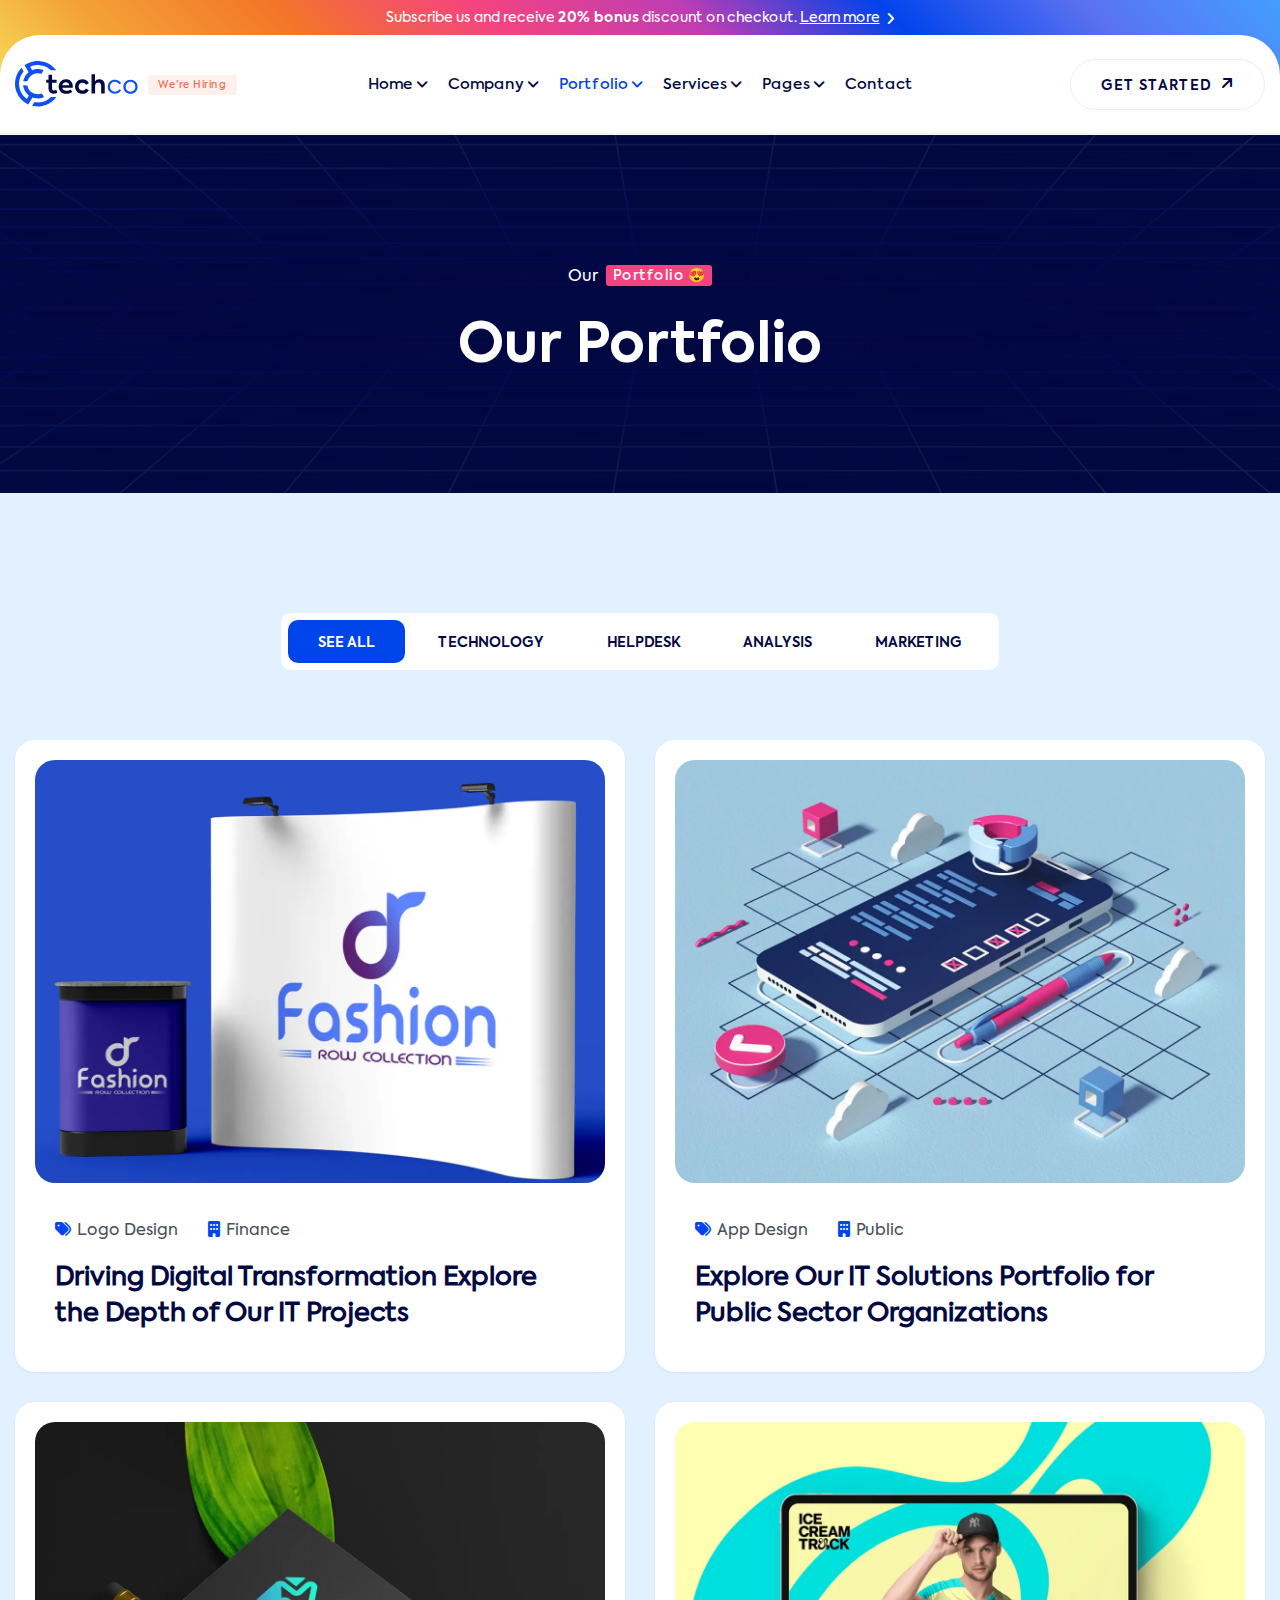
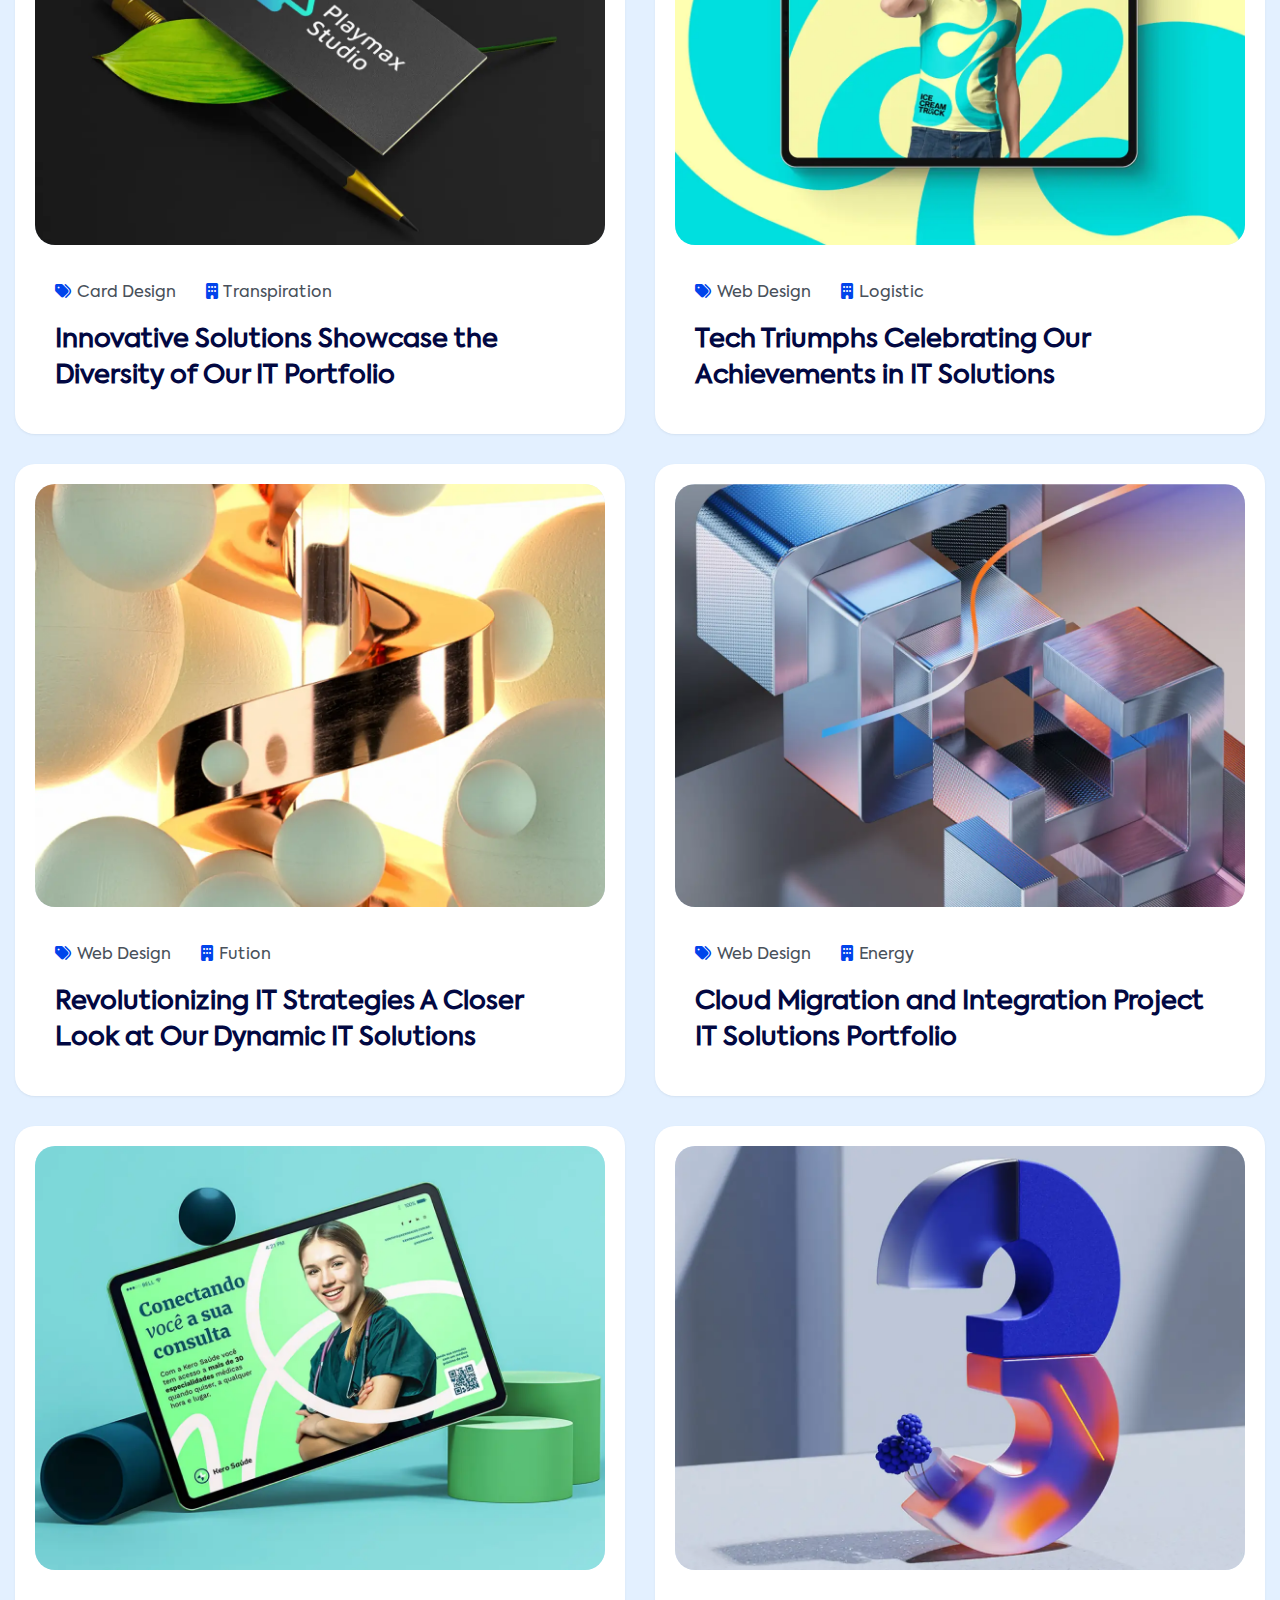
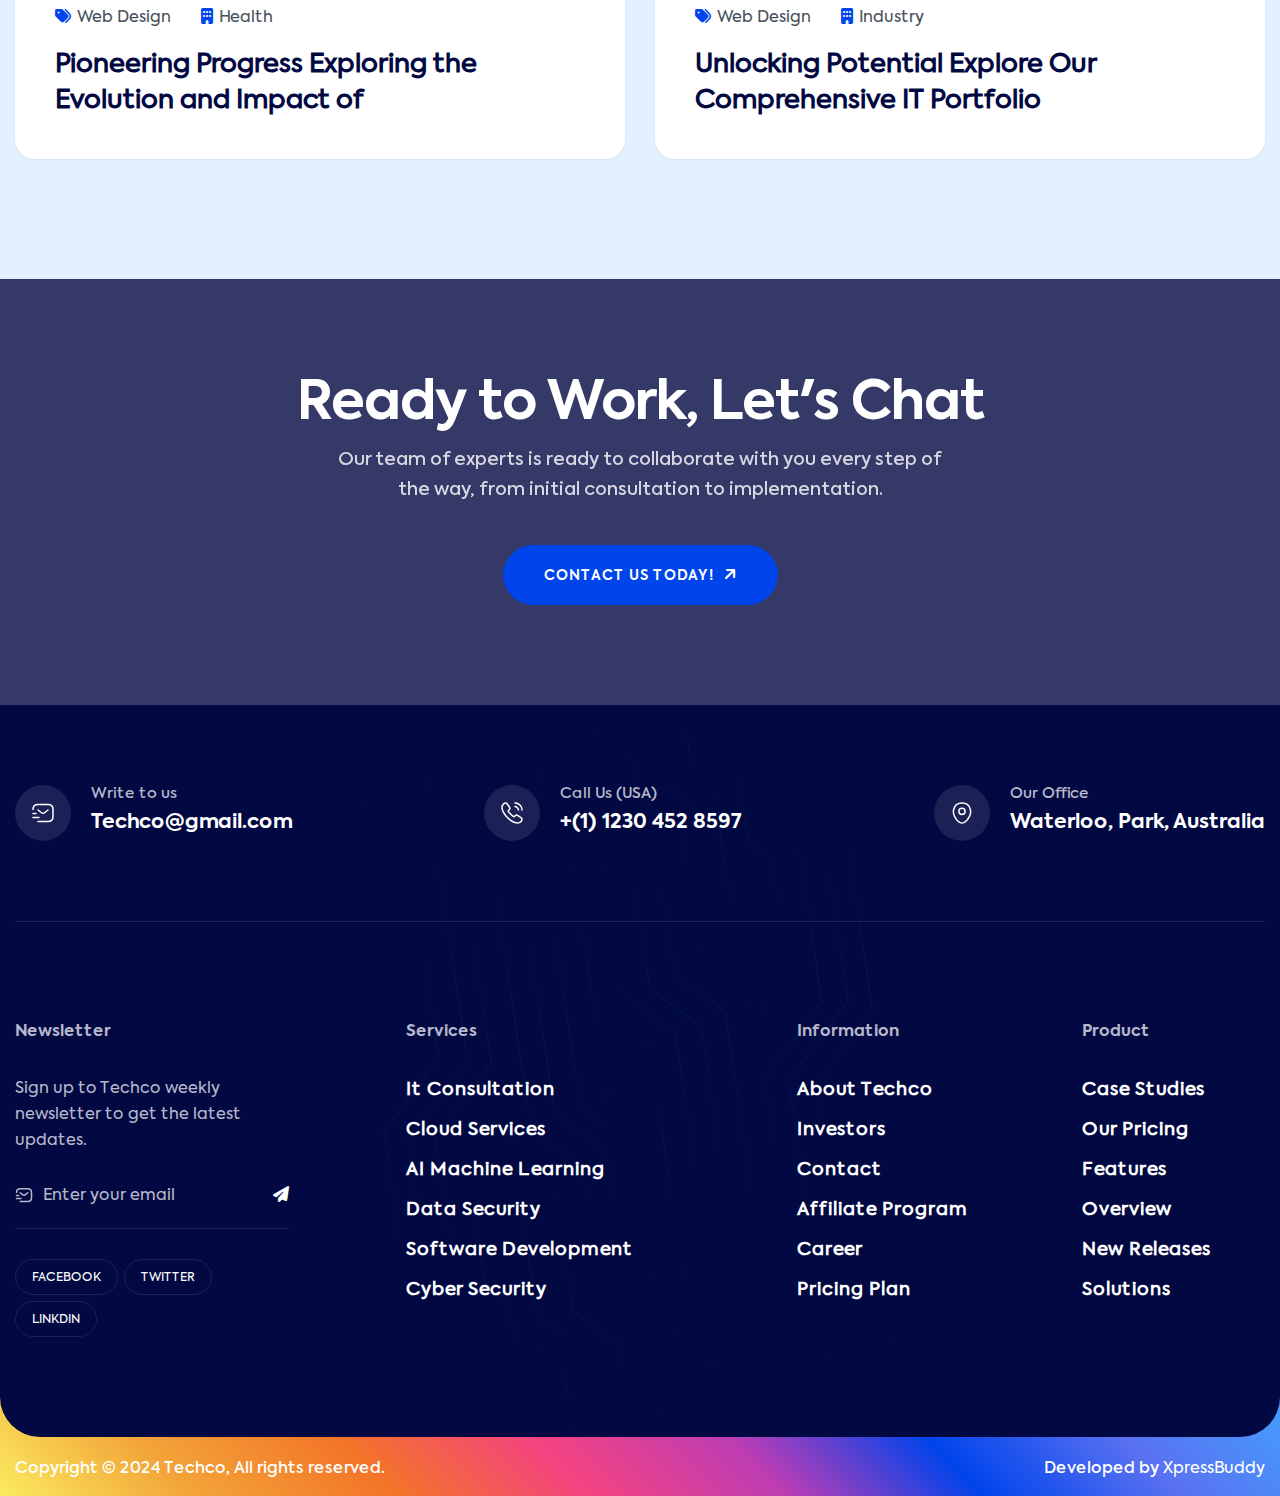
<file: portfolio.html>
<!doctype html>
<html lang="en">

  <head>

    <meta charset="utf-8">
    <meta name="viewport" content="width=device-width, initial-scale=1, shrink-to-fit=no">
    <meta http-equiv="x-ua-compatible" content="ie=edge">
    <meta name="thumbnail" content="assets/images/Techco_page_thumbnail.webp">
    <meta name="description" content="Techco – IT Solutions & Technology, Business Consulting, Software Company Site Template">
    <meta name="keywords" content="Bootstrap Site Template">
    <meta name="author" content="Webrock">

    <title>Portfolio – Techco – IT Solutions & Technology, Business Consulting, Software Company Site Template</title>
    <link rel="shortcut icon" href="assets/images/site_logo/favourite_icon_2.svg">

    <!-- Fraimwork - CSS Include -->
    <link rel="stylesheet" type="text/css" href="assets/css/bootstrap.min.css">

    <!-- Icon - CSS Include -->
    <link rel="stylesheet" type="text/css" href="assets/css/fontawesome.css">

    <!-- Animation - CSS Include -->
    <link rel="stylesheet" type="text/css" href="assets/css/animate.min.css">

    <!-- Carousel - CSS Include -->
    <link rel="stylesheet" type="text/css" href="assets/css/swiper-bundle.min.css">

    <!-- Video & Image Popup - CSS Include -->
    <link rel="stylesheet" type="text/css" href="assets/css/magnific-popup.min.css">

    <!-- Counter - CSS Include -->
    <link rel="stylesheet" type="text/css" href="assets/css/odometer.min.css">

    <!-- Custom - CSS Include -->
    <link rel="stylesheet" type="text/css" href="assets/css/style.css">

  </head>


  <body>

    <!-- Body Wrap - Start -->
    <div class="page_wrapper">

      <!-- Preloader - Start -->
      <div id="preloader" class="preloader">
        <div class="loader-circle">
          <div class="loader-line-mask">
            <div class="loader-line"></div>
          </div>
          <div class="loader-logo">
            <img src="assets/images/site_logo/site_logo_2.svg" alt="Site Logo – Techco – IT Solutions &amp; Technology Site Template">
          </div>
        </div>
      </div>
      <!-- Preloader - End -->

      <!-- Back To Top - Start -->
      <div class="backtotop">
        <a href="#" class="scroll">
          <i class="fa-solid fa-arrow-up"></i>
        </a>
      </div>
      <!-- Back To Top - End -->

      <!-- Site Header - Start
      ================================================== -->
      <header class="site_header site_header_1">
        <div class="header_top text-center">
          <div class="container">
            <p class="m-0">Subscribe us and receive <b>20% bonus</b> discount on checkout. <a href="pricing.html"><u>Learn more</u> <i class="fa-solid fa-angle-right"></i></a></p>
          </div>
        </div>
        <div class="header_bottom stricky">
          <div class="container">
            <div class="row align-items-center">
              <div class="col-xl-3 col-lg-2 col-5">
                <div class="site_logo">
                  <a class="site_link" href="index.html">
                    <img src="assets/images/site_logo/site_logo_3.svg" alt="Site Logo – Techco – IT Solutions & Technology, Business Consulting, Software Company Site Template">
                  </a>
                  <div class="badge bg-danger-subtle text-danger">We’re Hiring</div>
                </div>
              </div>
              <div class="col-xl-6 col-lg-7 col-2">
                <nav class="main_menu navbar navbar-expand-lg">
                  <div class="main_menu_inner collapse navbar-collapse justify-content-lg-center" id="main_menu_dropdown">
                    <ul class="main_menu_list unordered_list justify-content-center">
                      <li class="dropdown">
                        <a class="nav-link" href="#" id="home_submenu" role="button" data-bs-toggle="dropdown" aria-expanded="false">
                          Home
                        </a>
                        <ul class="dropdown-menu" aria-labelledby="home_submenu">
                          <li><a href="index.html">IT Solution</a></li>
                          <li><a href="index_software_company.html">Software Company</a></li>
                          <li><a href="index_business_consulting.html">Business Consulting</a></li>
                        </ul>
                      </li>
                      <li class="dropdown">
                        <a class="nav-link" href="#" id="company_submenu" role="button" data-bs-toggle="dropdown" aria-expanded="false">
                          Company
                        </a>
                        <div class="dropdown-menu mega_menu_wrapper" aria-labelledby="company_submenu">
                          <div class="container">
                            <div class="row">
                              <div class="col-lg-9">
                                <div class="megamenu_pages_wrapper mb-5">
                                  <div class="row">
                                    <div class="col-lg-3 col-md-6">
                                      <a class="iconbox_block_2" href="about.html">
                                        <span class="icon_title_wrap">
                                          <small class="iconbox_icon">
                                            <img src="assets/images/icons/icon_wifi.svg" alt="Wifi SVG Icon">
                                          </small>
                                          <small class="iconbox_title">About Us</small>
                                        </span>
                                        <span class="description mb-0">
                                          Learn more about Techco
                                        </span>
                                      </a>
                                    </div>
                                    <div class="col-lg-3 col-md-6">
                                      <a class="iconbox_block_2" href="pricing.html">
                                        <span class="icon_title_wrap">
                                          <small class="iconbox_icon">
                                            <img src="assets/images/icons/icon_dollar_2.svg" alt="Dollar SVG Icon">
                                          </small>
                                          <small class="iconbox_title">Our Pricing</small>
                                        </span>
                                        <span class="description mb-0">
                                          Streamlined Pricing
                                        </span>
                                      </a>
                                    </div>
                                    <div class="col-lg-3 col-md-6">
                                      <a class="iconbox_block_2" href="portfolio.html">
                                        <span class="icon_title_wrap">
                                          <small class="iconbox_icon">
                                            <img src="assets/images/icons/icon_chart.svg" alt="Chart SVG Icon">
                                          </small>
                                          <small class="iconbox_title">Portfolio</small>
                                        </span>
                                        <span class="description mb-0">
                                          Explore our all overview
                                        </span>
                                      </a>
                                    </div>
                                    <div class="col-lg-3 col-md-6">
                                      <a class="iconbox_block_2" href="portfolio_details.html">
                                        <span class="icon_title_wrap">
                                          <small class="iconbox_icon">
                                            <img src="assets/images/icons/icon_tag_2.svg" alt="Event Tag SVG Icon">
                                          </small>
                                          <small class="iconbox_title">Portfolio Details</small>
                                        </span>
                                        <span class="description mb-0">
                                          Explore our work overview
                                        </span>
                                      </a>
                                    </div>
                                    <div class="col-lg-3 col-md-6">
                                      <a class="iconbox_block_2" href="team.html">
                                        <span class="icon_title_wrap">
                                          <small class="iconbox_icon">
                                            <img src="assets/images/icons/icon_user_2.svg" alt="User Check SVG Icon">
                                          </small>
                                          <small class="iconbox_title">Team</small>
                                        </span>
                                        <span class="description mb-0">
                                          We are friendly Join our team 
                                        </span>
                                      </a>
                                    </div>
                                    <div class="col-lg-3 col-md-6">
                                      <a class="iconbox_block_2" href="team_details.html">
                                        <span class="icon_title_wrap">
                                          <small class="iconbox_icon">
                                            <img src="assets/images/icons/icon_users.svg" alt="Users SVG Icon">
                                          </small>
                                          <small class="iconbox_title">Team Details</small>
                                        </span>
                                        <span class="description mb-0">
                                          We are friendly Join our team 
                                        </span>
                                      </a>
                                    </div>
                                    <div class="col-lg-3 col-md-6">
                                      <a class="iconbox_block_2" href="service.html">
                                        <span class="icon_title_wrap">
                                          <small class="iconbox_icon">
                                            <img src="assets/images/icons/icon_pen.svg" alt="Pen SVG Icon">
                                          </small>
                                          <small class="iconbox_title">Services</small>
                                        </span>
                                        <small class="description mb-0">
                                          Happy to help you!
                                        </small>
                                      </a>
                                    </div>
                                    <div class="col-lg-3 col-md-6">
                                      <a class="iconbox_block_2" href="service_details.html">
                                        <span class="icon_title_wrap">
                                          <small class="iconbox_icon">
                                            <img src="assets/images/icons/icon_pen.svg" alt="Pen SVG Icon">
                                          </small>
                                          <small class="iconbox_title">Service Details</small>
                                        </span>
                                        <small class="description mb-0">
                                          Happy to help you!
                                        </small>
                                      </a>
                                    </div>
                                  </div>
                                </div>
                                <ul class="btns_group p-0 unordered_list justify-content-start">
                                  <li>
                                    <a class="btn btn-primary" href="contact.html">
                                      <span class="btn_label" data-text="Free Consultation">Free Consultation</span>
                                      <span class="btn_icon">
                                        <i class="fa-solid fa-arrow-up-right"></i>
                                      </span>
                                    </a>
                                  </li>
                                  <li>
                                    <div class="review_short_info_2">
                                      <div class="review_admin_logo">
                                        <img src="assets/images/clients/client_logo_9.webp" alt="Client Logo">
                                      </div>
                                      <div class="review_info_content">
                                        <ul class="rating_block unordered_list">
                                          <li><i class="fa-solid fa-star fa-fw"></i></li>
                                          <li><i class="fa-solid fa-star fa-fw"></i></li>
                                          <li><i class="fa-solid fa-star fa-fw"></i></li>
                                          <li><i class="fa-solid fa-star fa-fw"></i></li>
                                          <li><i class="fa-solid fa-star fa-fw"></i></li>
                                        </ul>
                                        <div class="review_counter">From <b>200+</b> reviews</div>
                                      </div>
                                    </div>
                                  </li>
                                  <li>
                                    <div class="review_short_info_2">
                                      <div class="review_admin_logo">
                                        <img src="assets/images/clients/client_logo_10.webp" alt="Client Logo">
                                      </div>
                                      <div class="review_info_content">
                                        <ul class="rating_block unordered_list">
                                          <li><i class="fa-solid fa-star fa-fw"></i></li>
                                          <li><i class="fa-solid fa-star fa-fw"></i></li>
                                          <li><i class="fa-solid fa-star fa-fw"></i></li>
                                          <li><i class="fa-solid fa-star fa-fw"></i></li>
                                          <li><i class="fa-solid fa-star fa-fw"></i></li>
                                        </ul>
                                        <div class="review_counter">From <b>200+</b> reviews</div>
                                      </div>
                                    </div>
                                  </li>
                                </ul>
                              </div>
                              <div class="col-lg-3">
                                <div class="site_author bg-primary">
                                  <div class="author_box">
                                    <div class="author_image bg-light">
                                      <img src="assets/images/avatar/avatar_7.webp" alt="Site Author Image">
                                    </div>
                                    <div class="author_box_content">
                                      <h3 class="author_name text-white">Maverick Phoenix</h3>
                                      <span class="author_designation text-white">CEO At Techco</span>
                                    </div>
                                    <div class="quote_icon">
                                      <img src="assets/images/icons/icon_quote.svg" alt="Quote Icon">
                                    </div>
                                  </div>
                                  <p class="mb-0 text-white">
                                    As a CEO at Techco  I have been voice crying in the wilderness,  trying to make requirements clear, use every minute to deliver the  result, and not reinvent the wheel. Here at Techco, I made that possible  for the clients.
                                  </p>
                                </div>
                              </div>
                            </div>
                          </div>
                        </div>
                      </li>
                      <li class="dropdown active">
                        <a class="nav-link" href="#" id="portfolio_submenu" role="button" data-bs-toggle="dropdown" aria-expanded="false">
                          Portfolio
                        </a>
                        <ul class="dropdown-menu" aria-labelledby="portfolio_submenu">
                          <li class="active"><a href="portfolio.html">Portfolio</a></li>
                          <li><a href="portfolio_details.html">Portfolio Details</a></li>
                        </ul>
                      </li>
                      <li class="dropdown">
                        <a class="nav-link" href="#" id="services_submenu" role="button" data-bs-toggle="dropdown" aria-expanded="false">
                          Services
                        </a>
                        <div class="dropdown-menu mega_menu_wrapper p-0" aria-labelledby="services_submenu">
                          <div class="container">
                            <div class="row justify-content-lg-between">
                              <div class="col-lg-8">
                                <div class="row">
                                  <div class="col-lg-4">
                                    <div class="megamenu_widget">
                                      <h3 class="megamenu_info_title">Services</h3>
                                      <ul class="icon_list unordered_list_block">
                                        <li>
                                          <a href="service_details.html">
                                            <span class="icon_list_text">
                                              IT Management Services
                                            </span>
                                          </a>
                                        </li>
                                        <li>
                                          <a href="service_details.html">
                                            <span class="icon_list_text">
                                              Data Tracking Security
                                            </span>
                                          </a>
                                        </li>
                                        <li>
                                          <a href="service_details.html">
                                            <span class="icon_list_text">
                                              Website Development
                                            </span>
                                          </a>
                                        </li>
                                        <li>
                                          <a href="service_details.html">
                                            <span class="icon_list_text">
                                              CRM Solutions and Design
                                            </span>
                                          </a>
                                        </li>
                                        <li>
                                          <a href="service_details.html">
                                            <span class="icon_list_text">
                                              UI/UX Design Services
                                            </span>
                                          </a>
                                        </li>
                                        <li>
                                          <a href="service_details.html">
                                            <span class="icon_list_text">
                                              Technology Solution
                                            </span>
                                          </a>
                                        </li>
                                        <li>
                                          <a href="service_details.html">
                                            <span class="icon_list_text">
                                              Software Development
                                            </span>
                                          </a>
                                        </li>
                                      </ul>
                                    </div>
                                  </div>
                                  <div class="col-lg-4">
                                    <div class="megamenu_widget">
                                      <h3 class="megamenu_info_title">Our Fields</h3>
                                      <ul class="icon_list unordered_list_block">
                                        <li>
                                          <a href="fields.html">
                                            <span class="icon_list_text">
                                              Healthcare
                                            </span>
                                          </a>
                                        </li>
                                        <li>
                                          <a href="fields.html">
                                            <span class="icon_list_text">
                                              Banks
                                            </span>
                                          </a>
                                        </li>
                                        <li>
                                          <a href="fields.html">
                                            <span class="icon_list_text">
                                              Logistics
                                            </span>
                                          </a>
                                        </li>
                                        <li>
                                          <a href="fields.html">
                                            <span class="icon_list_text">
                                              Supermarkets
                                            </span>
                                          </a>
                                        </li>
                                        <li>
                                          <a href="fields.html">
                                            <span class="icon_list_text">
                                              Industries
                                            </span>
                                          </a>
                                        </li>
                                        <li>
                                          <a href="fields.html">
                                            <span class="icon_list_text">
                                              Hotels
                                            </span>
                                          </a>
                                        </li>
                                        <li>
                                          <a href="fields.html">
                                            <span class="icon_list_text">
                                              Fintech
                                            </span>
                                          </a>
                                        </li>
                                      </ul>
                                    </div>
                                  </div>
                                  <div class="col-lg-4">
                                    <div class="megamenu_widget">
                                      <h3 class="megamenu_info_title">Product</h3>
                                      <ul class="icon_list unordered_list_block">
                                        <li>
                                          <a href="portfolio.html">
                                            <span class="icon_list_text">
                                              Case Studies
                                            </span>
                                          </a>
                                        </li>
                                        <li>
                                          <a href="pricing.html">
                                            <span class="icon_list_text">
                                              Our Pricing
                                            </span>
                                          </a>
                                        </li>
                                        <li>
                                          <a href="service.html">
                                            <span class="icon_list_text">
                                              Features
                                            </span>
                                          </a>
                                        </li>
                                        <li>
                                          <a href="about.html">
                                            <span class="icon_list_text">
                                              Overview
                                            </span>
                                          </a>
                                        </li>
                                        <li>
                                          <a href="#!">
                                            <span class="icon_list_text">
                                              New Releases
                                            </span>
                                          </a>
                                        </li>
                                        <li>
                                          <a href="service.html">
                                            <span class="icon_list_text">
                                              Solutions
                                            </span>
                                          </a>
                                        </li>
                                      </ul>
                                    </div>
                                  </div>
                                </div>
                                <div class="social_area">
                                  <ul class="social_icons_block unordered_list" data-text="Follow Us:">
                                    <li>
                                      <a href="#!">
                                        <i class="fa-brands fa-facebook-f"></i>
                                      </a>
                                    </li>
                                    <li>
                                      <a href="#!">
                                        <i class="fa-brands fa-twitter"></i>
                                      </a>
                                    </li>
                                    <li>
                                      <a href="#!">
                                        <i class="fa-brands fa-linkedin-in"></i>
                                      </a>
                                    </li>
                                    <li>
                                      <a href="#!">
                                        <i class="fa-brands fa-dribbble"></i>
                                      </a>
                                    </li>
                                  </ul>
                                  <p class="career_link m-0">Looking for new career? <a href="#!">We’re Hiring</a></p>
                                </div>
                              </div>
                              <div class="col-lg-3">
                                <div class="megamenu_case bg-primary">
                                  <h3>Computer Software</h3>
                                  <h4>Astarte Medical</h4>
                                  <img src="assets/images/case/case_image_4.webp" alt="Case Image">
                                  <a class="btn" href="portfolio.html">
                                    <span class="btn_label" data-text="Read Case">Read Case</span>
                                    <span class="btn_icon">
                                      <i class="fa-solid fa-arrow-up-right"></i>
                                    </span>
                                  </a>
                                </div>
                              </div>
                            </div>
                          </div>
                        </div>
                      </li>
                      <li class="dropdown">
                        <a class="nav-link" href="#" id="pages_submenu" role="button" data-bs-toggle="dropdown" aria-expanded="false">
                          Pages
                        </a>
                        <ul class="dropdown-menu" aria-labelledby="pages_submenu">
                          <li><a href="about.html">About Us</a></li>
                          <li class="dropdown">
                            <a class="nav-link" href="#" id="blog_submenu" role="button" data-bs-toggle="dropdown" aria-expanded="false">
                              Blogs
                            </a>
                            <ul class="dropdown-menu" aria-labelledby="blog_submenu">
                              <li><a href="blog.html">Our Blogs</a></li>
                              <li><a href="blog_details.html">Blog Details</a></li>
                            </ul>
                          </li>
                          <li><a href="contact.html">Help Center</a></li>
                          <li><a href="#!">Careers <small class="badge bg-danger-subtle text-danger">We’re Hiring</small></a></li>
                        </ul>
                      </li>
                      <li><a href="contact.html">Contact</a></li>
                    </ul>
                  </div>
                </nav>
              </div>
              <div class="col-xl-3 col-lg-3 col-5">
                <ul class="header_btns_group unordered_list justify-content-end">
                  <li>
                    <button class="mobile_menu_btn" type="button" data-bs-toggle="collapse" data-bs-target="#main_menu_dropdown" aria-expanded="false" aria-label="Toggle navigation">
                      <i class="far fa-bars"></i>
                    </button>
                  </li>
                  <li>
                    <a class="btn btn-outline-light" href="pricing.html">
                      <span class="btn_label" data-text="Get Started">Get Started</span>
                      <span class="btn_icon">
                        <i class="fa-solid fa-arrow-up-right"></i>
                      </span>
                    </a>
                  </li>
                </ul>
              </div>
            </div>
          </div>
        </div>
      </header>
      <!-- Site Header - End
      ================================================== -->

      <!-- Main Body - Start
      ================================================== -->
      <main class="page_content">

        <!-- Page Banner Section - Start
        ================================================== -->
        <section class="page_banner_section text-center" style="background-image: url('assets/images/shapes/bg_pattern_4.svg');">
          <div class="container">
            <div class="heading_focus_text text-white">
              Our 
              <span class="badge bg-secondary">Portfolio 😍</span>
            </div>
            <h1 class="page_title mb-0 text-white">Our Portfolio</h1>
          </div>
        </section>
        <!-- Page Banner Section - End
        ================================================== -->

        <!-- Portfolio Section - Start
        ================================================== -->
        <section class="portfolio_section section_space bg-light">
          <div class="container">
            <div class="filter_elements_nav">
              <ul class="unordered_list justify-content-center">
                <li class="active" data-filter="all">See All</li>
                <li data-filter="technology">Technology</li>
                <li data-filter="helpdesk">Helpdesk</li>
                <li data-filter="analysis">Analysis</li>
                <li data-filter="marketing">Marketing</li>
              </ul>
            </div>
            <div class="filter_elements_wrapper row">
              <div class="col-lg-6 technology">
                <div class="portfolio_block portfolio_layout_2">
                  <div class="portfolio_image">
                    <a class="portfolio_image_wrap bg-light" href="portfolio_details.html">
                      <img src="assets/images/portfolio/portfolio_item_image_4.webp" alt="Mobile App Design">
                    </a>
                  </div>
                  <div class="portfolio_content">
                    <h3 class="portfolio_title">
                      <a href="portfolio_details.html">
                        Driving Digital Transformation Explore the Depth of Our IT Projects
                      </a>
                    </h3>
                    <ul class="category_list unordered_list">
                      <li><a href="portfolio.html"><i class="fa-solid fa-tags"></i> Logo Design</a></li>
                      <li><a href="portfolio.html"><i class="fa-solid fa-building"></i> Finance</a></li>
                    </ul>
                  </div>
                </div>
              </div>
              <div class="col-lg-6 helpdesk">
                <div class="portfolio_block portfolio_layout_2">
                  <div class="portfolio_image">
                    <a class="portfolio_image_wrap bg-light" href="portfolio_details.html">
                      <img src="assets/images/portfolio/portfolio_item_image_5.webp" alt="Mobile App Design">
                    </a>
                  </div>
                  <div class="portfolio_content">
                    <h3 class="portfolio_title">
                      <a href="portfolio_details.html">
                        Explore Our IT Solutions Portfolio for Public Sector Organizations
                      </a>
                    </h3>
                    <ul class="category_list unordered_list">
                      <li><a href="portfolio.html"><i class="fa-solid fa-tags"></i> App Design</a></li>
                      <li><a href="portfolio.html"><i class="fa-solid fa-building"></i> Public</a></li>
                    </ul>
                  </div>
                </div>
              </div>
              <div class="col-lg-6 analysis">
                <div class="portfolio_block portfolio_layout_2">
                  <div class="portfolio_image">
                    <a class="portfolio_image_wrap bg-light" href="portfolio_details.html">
                      <img src="assets/images/portfolio/portfolio_item_image_6.webp" alt="Mobile App Design">
                    </a>
                  </div>
                  <div class="portfolio_content">
                    <h3 class="portfolio_title">
                      <a href="portfolio_details.html">
                        Innovative Solutions Showcase the Diversity of Our IT Portfolio
                      </a>
                    </h3>
                    <ul class="category_list unordered_list">
                      <li><a href="portfolio.html"><i class="fa-solid fa-tags"></i> Card Design</a></li>
                      <li><a href="portfolio.html"><i class="fa-solid fa-building"></i> Transpiration</a></li>
                    </ul>
                  </div>
                </div>
              </div>
              <div class="col-lg-6 marketing">
                <div class="portfolio_block portfolio_layout_2">
                  <div class="portfolio_image">
                    <a class="portfolio_image_wrap bg-light" href="portfolio_details.html">
                      <img src="assets/images/portfolio/portfolio_item_image_7.webp" alt="Mobile App Design">
                    </a>
                  </div>
                  <div class="portfolio_content">
                    <h3 class="portfolio_title">
                      <a href="portfolio_details.html">
                        Tech Triumphs Celebrating Our Achievements in IT Solutions
                      </a>
                    </h3>
                    <ul class="category_list unordered_list">
                      <li><a href="portfolio.html"><i class="fa-solid fa-tags"></i> Web Design</a></li>
                      <li><a href="portfolio.html"><i class="fa-solid fa-building"></i> Logistic</a></li>
                    </ul>
                  </div>
                </div>
              </div>
              <div class="col-lg-6 technology">
                <div class="portfolio_block portfolio_layout_2">
                  <div class="portfolio_image">
                    <a class="portfolio_image_wrap bg-light" href="portfolio_details.html">
                      <img src="assets/images/portfolio/portfolio_item_image_8.webp" alt="Mobile App Design">
                    </a>
                  </div>
                  <div class="portfolio_content">
                    <h3 class="portfolio_title">
                      <a href="portfolio_details.html">
                        Revolutionizing IT Strategies A Closer Look at Our Dynamic IT Solutions
                      </a>
                    </h3>
                    <ul class="category_list unordered_list">
                      <li><a href="portfolio.html"><i class="fa-solid fa-tags"></i> Web Design</a></li>
                      <li><a href="portfolio.html"><i class="fa-solid fa-building"></i> Fution</a></li>
                    </ul>
                  </div>
                </div>
              </div>
              <div class="col-lg-6 helpdesk">
                <div class="portfolio_block portfolio_layout_2">
                  <div class="portfolio_image">
                    <a class="portfolio_image_wrap bg-light" href="portfolio_details.html">
                      <img src="assets/images/portfolio/portfolio_item_image_9.webp" alt="Mobile App Design">
                    </a>
                  </div>
                  <div class="portfolio_content">
                    <h3 class="portfolio_title">
                      <a href="portfolio_details.html">
                        Cloud Migration and Integration Project IT Solutions Portfolio
                      </a>
                    </h3>
                    <ul class="category_list unordered_list">
                      <li><a href="portfolio.html"><i class="fa-solid fa-tags"></i> Web Design</a></li>
                      <li><a href="portfolio.html"><i class="fa-solid fa-building"></i> Energy</a></li>
                    </ul>
                  </div>
                </div>
              </div>
              <div class="col-lg-6 analysis">
                <div class="portfolio_block portfolio_layout_2">
                  <div class="portfolio_image">
                    <a class="portfolio_image_wrap bg-light" href="portfolio_details.html">
                      <img src="assets/images/portfolio/portfolio_item_image_10.webp" alt="Mobile App Design">
                    </a>
                  </div>
                  <div class="portfolio_content">
                    <h3 class="portfolio_title">
                      <a href="portfolio_details.html">
                        Pioneering Progress Exploring the Evolution and Impact of
                      </a>
                    </h3>
                    <ul class="category_list unordered_list">
                      <li><a href="portfolio.html"><i class="fa-solid fa-tags"></i> Web Design</a></li>
                      <li><a href="portfolio.html"><i class="fa-solid fa-building"></i> Health</a></li>
                    </ul>
                  </div>
                </div>
              </div>
              <div class="col-lg-6 marketing">
                <div class="portfolio_block portfolio_layout_2">
                  <div class="portfolio_image">
                    <a class="portfolio_image_wrap bg-light" href="portfolio_details.html">
                      <img src="assets/images/portfolio/portfolio_item_image_11.webp" alt="Mobile App Design">
                    </a>
                  </div>
                  <div class="portfolio_content">
                    <h3 class="portfolio_title">
                      <a href="portfolio_details.html">
                        Unlocking Potential Explore Our Comprehensive IT Portfolio
                      </a>
                    </h3>
                    <ul class="category_list unordered_list">
                      <li><a href="portfolio.html"><i class="fa-solid fa-tags"></i> Web Design</a></li>
                      <li><a href="portfolio.html"><i class="fa-solid fa-building"></i> Industry</a></li>
                    </ul>
                  </div>
                </div>
              </div>
            </div>
          </div>
        </section>
        <!-- Portfolio Section - End
        ================================================== -->

        <!-- Call To Action Section - Start
        ================================================== -->
        <section class="calltoaction_section parallaxie" style="background-image: url('assets/images/backgrounds/bg_image_1.webp');">
          <div class="container text-center">
            <div class="heading_block text-white">
              <h2 class="heading_text">
                Ready to Work, Let's Chat
              </h2>
              <p class="heading_description mb-0">
                Our team of experts is ready to collaborate with you every step of the way, from initial consultation to implementation.
              </p>
            </div>
            <a class="btn btn-primary" href="contact.html">
              <span class="btn_label" data-text="Contact Us Today!">Contact Us Today!</span>
              <span class="btn_icon">
                <i class="fa-solid fa-arrow-up-right"></i>
              </span>
            </a>
          </div>
        </section>
        <!-- Call To Action Section - End
        ================================================== -->

      </main>
      <!-- Main Body - End
      ================================================== -->

      <!-- Site Footer - Start
      ================================================== -->
      <footer class="site_footer footer_layout_1">
        <div class="content_box" style="background-image: url('assets/images/shapes/bg_pattern_3.svg');">
          <div class="container">
            <div class="diract_contact_links text-white">
              <div class="iconbox_block layout_icon_left">
                <div class="iconbox_icon">
                  <img src="assets/images/icons/icon_mail.svg" alt="Mail SVG Icon">
                </div>
                <div class="iconbox_content">
                  <h3 class="iconbox_title">Write to us</h3>
                  <p class="mb-0">
                    Techco@gmail.com
                  </p>
                </div>
              </div>
              <div class="iconbox_block layout_icon_left">
                <div class="iconbox_icon">
                  <img src="assets/images/icons/icon_calling.svg" alt="Calling Check SVG Icon">
                </div>
                <div class="iconbox_content">
                  <h3 class="iconbox_title"> Call Us (USA)</h3>
                  <p class="mb-0">
                    +(1) 1230 452 8597
                  </p>
                </div>
              </div>
              <div class="iconbox_block layout_icon_left">
                <div class="iconbox_icon">
                  <img src="assets/images/icons/icon_map_mark.svg" alt="Map Mark Check SVG Icon">
                </div>
                <div class="iconbox_content">
                  <h3 class="iconbox_title">Our Office</h3>
                  <p class="mb-0">
                    Waterloo, Park, Australia
                  </p>
                </div>
              </div>
            </div>
            <div class="footer_main_content">
              <div class="row justify-content-lg-between">
                <div class="col-lg-3 col-md-6 col-sm-6">
                  <div class="footer_widget pe-md-3">
                    <h2 class="footer_info_title">Newsletter</h2>
                    <p>
                      Sign up to Techco weekly newsletter to get the latest updates.
                    </p>
                    <form class="footer_newslatter" action="#">
                      <label for="footer_mail_input">
                        <img src="assets/images/icons/icon_mail_2.svg" alt="Mail SVG Icon">
                      </label>
                      <input id="footer_mail_input" type="email" name="email" placeholder="Enter your email">
                      <button type="submit"><i class="fa-solid fa-paper-plane"></i></button>
                    </form>
                    <ul class="social_links_block unordered_list">
                      <li><a href="#!">Facebook</a></li>
                      <li><a href="#!">Twitter</a></li>
                      <li><a href="#!">Linkdin</a></li>
                    </ul>
                  </div>
                </div>
                <div class="col-lg-3 col-md-6 col-sm-6">
                  <div class="footer_widget">
                    <h3 class="footer_info_title">Services</h3>
                    <ul class="icon_list unordered_list_block">
                      <li>
                        <a href="#!">
                          <span class="icon_list_text">
                            It Consultation
                          </span>
                        </a>
                      </li>
                      <li>
                        <a href="#!">
                          <span class="icon_list_text">
                            Cloud Services
                          </span>
                        </a>
                      </li>
                      <li>
                        <a href="#!">
                          <span class="icon_list_text">
                            AI Machine Learning
                          </span>
                        </a>
                      </li>
                      <li>
                        <a href="#!">
                          <span class="icon_list_text">
                            Data Security
                          </span>
                        </a>
                      </li>
                      <li>
                        <a href="#!">
                          <span class="icon_list_text">
                            Software Development
                          </span>
                        </a>
                      </li>
                      <li>
                        <a href="#!">
                          <span class="icon_list_text">
                            Cyber Security
                          </span>
                        </a>
                      </li>
                    </ul>
                  </div>
                </div>
                <div class="col-lg-2 col-md-6 col-sm-6">
                  <div class="footer_widget">
                    <h3 class="footer_info_title">Information</h3>
                    <ul class="icon_list unordered_list_block">
                      <li>
                        <a href="#!">
                          <span class="icon_list_text">
                            About Techco
                          </span>
                        </a>
                      </li>
                      <li>
                        <a href="#!">
                          <span class="icon_list_text">
                            Investors
                          </span>
                        </a>
                      </li>
                      <li>
                        <a href="#!">
                          <span class="icon_list_text">
                            Contact
                          </span>
                        </a>
                      </li>
                      <li>
                        <a href="#!">
                          <span class="icon_list_text">
                            Affiliate Program
                          </span>
                        </a>
                      </li>
                      <li>
                        <a href="#!">
                          <span class="icon_list_text">
                            Career
                          </span>
                        </a>
                      </li>
                      <li>
                        <a href="#!">
                          <span class="icon_list_text">
                            Pricing Plan
                          </span>
                        </a>
                      </li>
                    </ul>
                  </div>
                </div>
                <div class="col-lg-2 col-md-6 col-sm-6">
                  <div class="footer_widget">
                    <h3 class="footer_info_title">Product</h3>
                    <ul class="icon_list unordered_list_block">
                      <li>
                        <a href="#!">
                          <span class="icon_list_text">
                            Case Studies
                          </span>
                        </a>
                      </li>
                      <li>
                        <a href="#!">
                          <span class="icon_list_text">
                            Our Pricing
                          </span>
                        </a>
                      </li>
                      <li>
                        <a href="#!">
                          <span class="icon_list_text">
                            Features
                          </span>
                        </a>
                      </li>
                      <li>
                        <a href="#!">
                          <span class="icon_list_text">
                            Overview
                          </span>
                        </a>
                      </li>
                      <li>
                        <a href="#!">
                          <span class="icon_list_text">
                            New Releases
                          </span>
                        </a>
                      </li>
                      <li>
                        <a href="#!">
                          <span class="icon_list_text">
                            Solutions
                          </span>
                        </a>
                      </li>
                    </ul>
                  </div>
                </div>
              </div>
            </div>
          </div>
        </div>
        <div class="footer_bottom">
          <div class="container d-md-flex align-items-md-center justify-content-md-between">
            <p class="copyright_text m-0">
              Copyright © 2024 Techco, All rights reserved.
            </p>
            <p class="copyright_text m-0">
              Developed by <a href="https://xpressbuddy.com/" target="_blank">XpressBuddy</a>
            </p>
          </div>
        </div>
      </footer>
      <!-- Site Footer - End
      ================================================== -->

    </div>
    <!-- Body Wrap - End -->

    <!-- Fraimwork - Jquery Include -->
    <script src="assets/js/jquery.min.js"></script>
    <script src="assets/js/popper.min.js"></script>
    <script src="assets/js/bootstrap.min.js"></script>
    <script src="assets/js/bootstrap-dropdown-ml-hack.min.js"></script>

    <!-- Carousel - Jquery Include -->
    <script src="assets/js/swiper-bundle.min.js"></script>

    <!-- Parallax Effects - jquery include -->
    <script src="assets/js/parallaxie.js"></script>
    <script src="assets/js/parallax-scroll.js"></script>
    <script src="assets/js/wow.min.js"></script>

    <!-- Countdown - Jquery Include -->
    <script src="assets/js/countdown.js"></script>

    <!-- Video & Image Popup - Jquery Include -->
    <script src="assets/js/magnific-popup.min.js"></script>

    <!-- Counter - Jquery Include -->
    <script src="assets/js/appear.min.js"></script>
    <script src="assets/js/odometer.min.js"></script>

    <!-- Circular Progress Bar - Jquery Include -->
    <script src="assets/js/circularProgressBar.min.js"></script>

    <!-- Custom - Jquery Include -->
    <script src="assets/js/main.js"></script>

  </body>
</html>
</file>
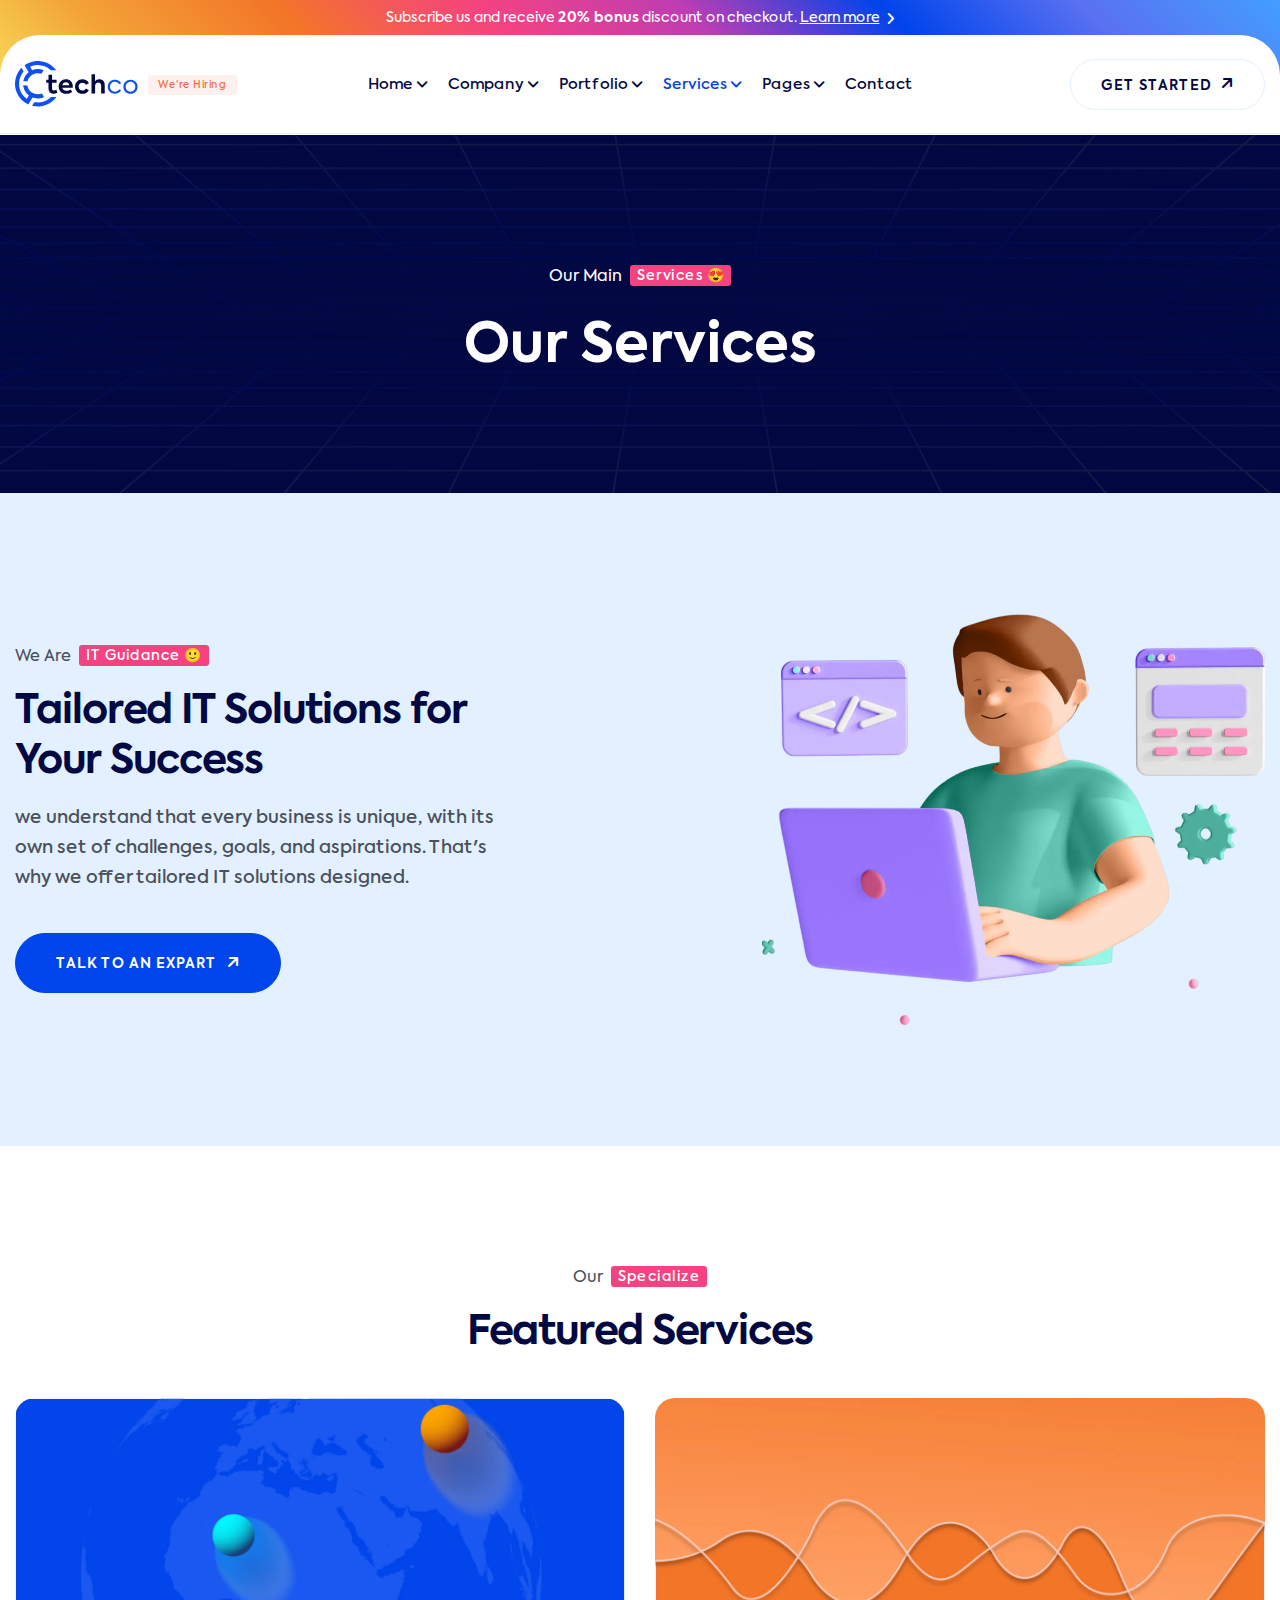
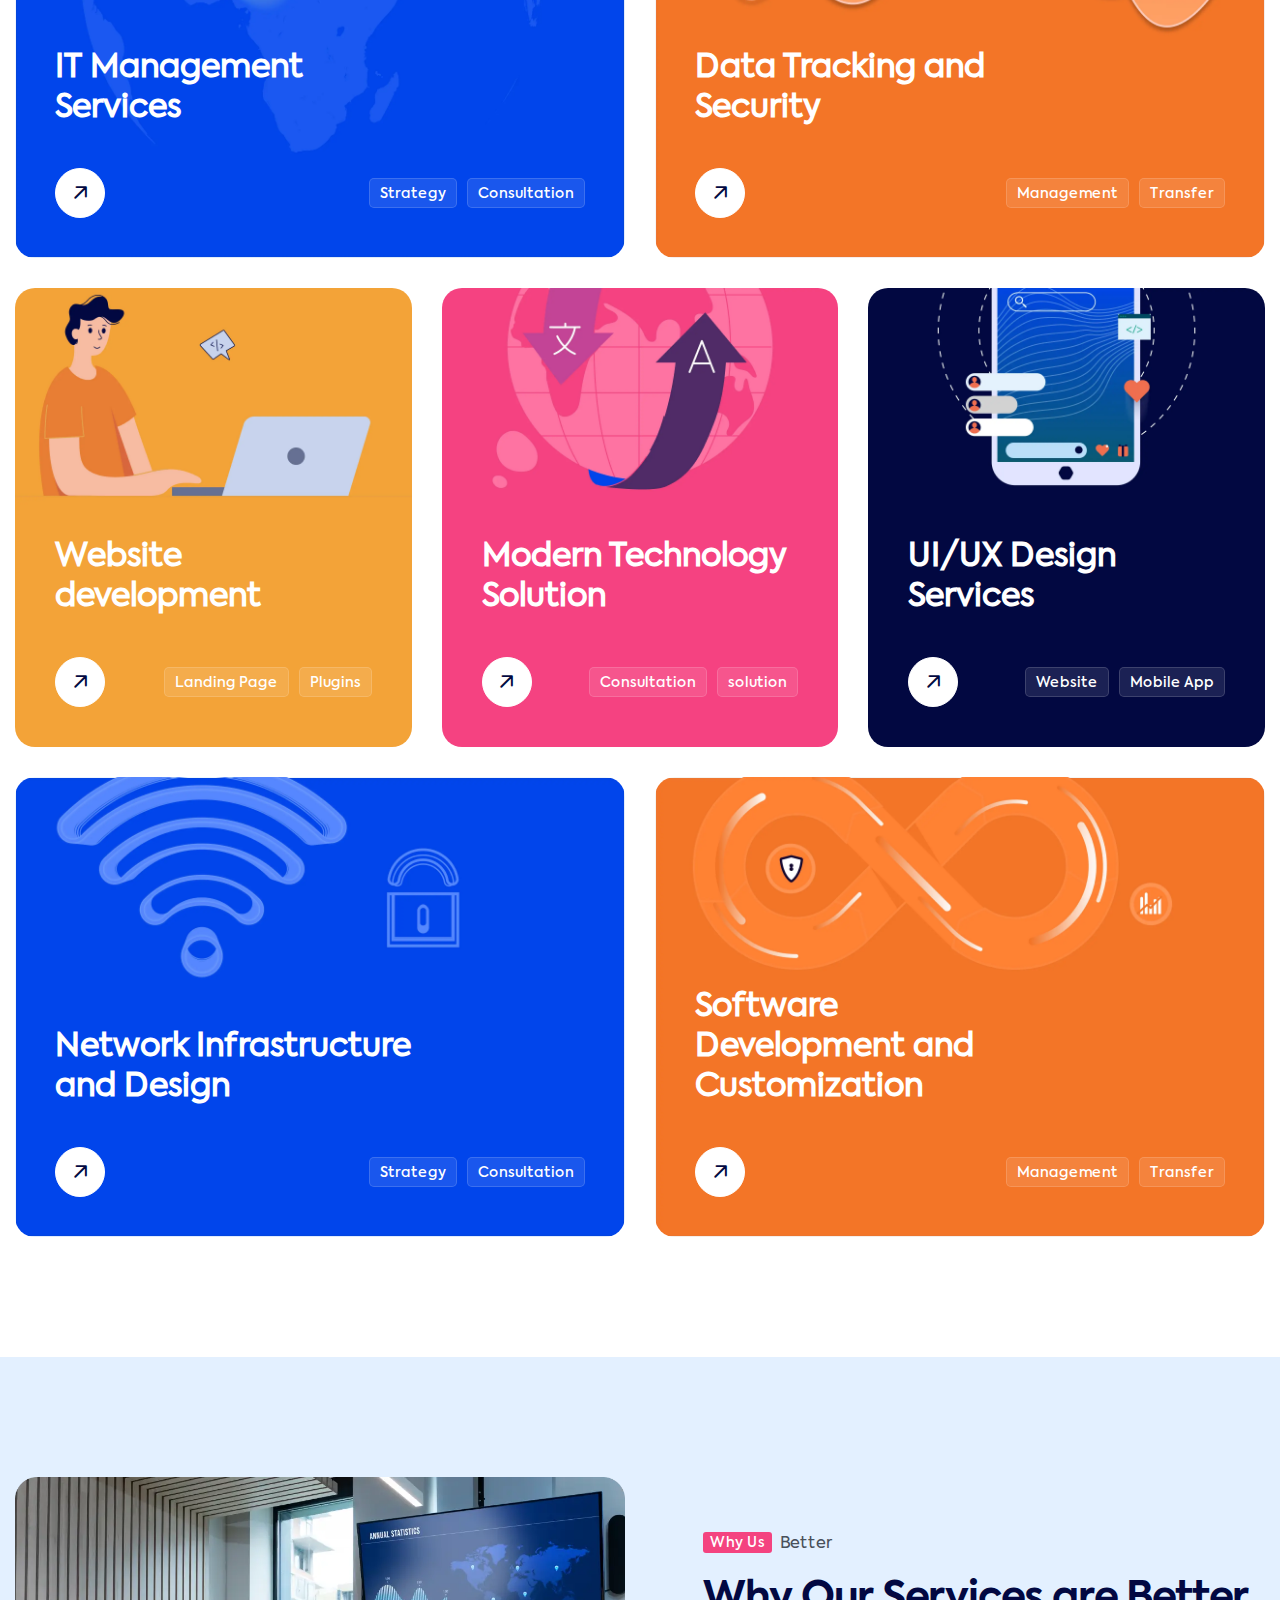
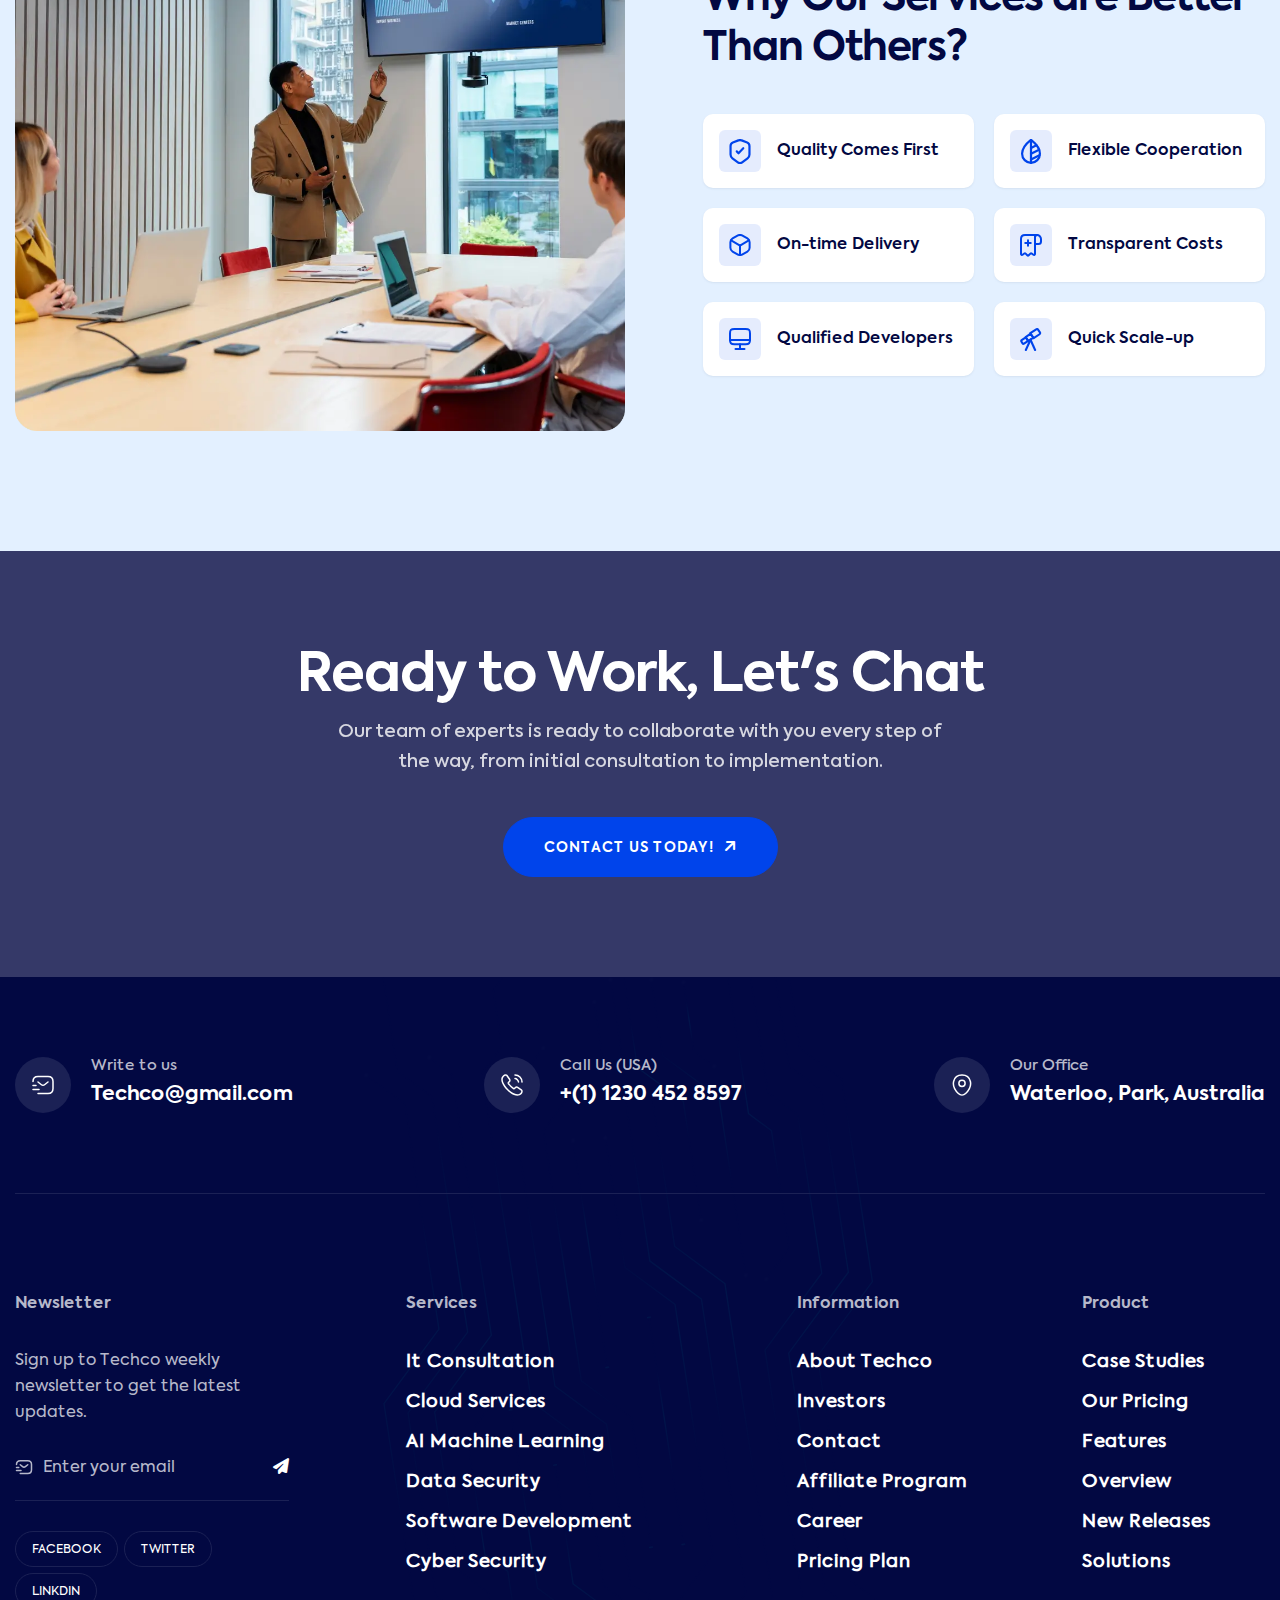
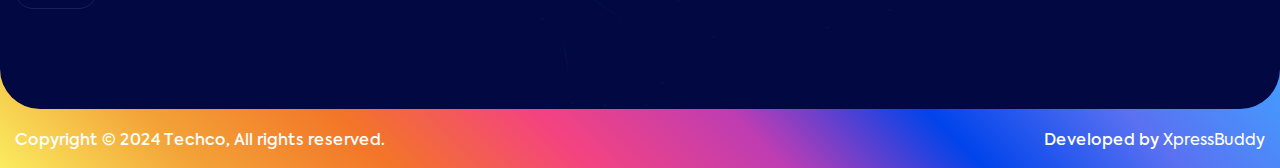
<file: service.html>
<!doctype html>
<html lang="en">

  <head>

    <meta charset="utf-8">
    <meta name="viewport" content="width=device-width, initial-scale=1, shrink-to-fit=no">
    <meta http-equiv="x-ua-compatible" content="ie=edge">
    <meta name="thumbnail" content="./assets/images/Techco_page_thumbnail.webp">
    <meta name="description" content="Techco – IT Solutions & Technology, Business Consulting, Software Company Site Template">
    <meta name="keywords" content="Bootstrap Site Template">
    <meta name="author" content="Webrock">

    <title>Our Services – Techco – IT Solutions & Technology, Business Consulting, Software Company Site Template</title>
    <link rel="shortcut icon" href="./php/">

    <!-- Fraimwork - CSS Include -->
    <link rel="stylesheet" type="text/css" href="./assets/css/bootstrap.min.css">

    <!-- Icon - CSS Include -->
    <link rel="stylesheet" type="text/css" href="./assets/css/fontawesome.css">

    <!-- Animation - CSS Include -->
    <link rel="stylesheet" type="text/css" href="./assets/css/animate.min.css">

    <!-- Carousel - CSS Include -->
    <link rel="stylesheet" type="text/css" href="./assets/css/swiper-bundle.min.css">

    <!-- Video & Image Popup - CSS Include -->
    <link rel="stylesheet" type="text/css" href="./assets/css/magnific-popup.min.css">

    <!-- Counter - CSS Include -->
    <link rel="stylesheet" type="text/css" href="./assets/css/odometer.min.css">

    <!-- Custom - CSS Include -->
    <link rel="stylesheet" type="text/css" href="./assets/css/style.css">

  </head>


  <body>

    <!-- Body Wrap - Start -->
    <div class="page_wrapper">

       <!-- Preloader - Start -->
       <div id="preloader" class="preloader">
        <div class="loader-circle">
          <div class="loader-line-mask">
            <div class="loader-line"></div>
          </div>
          <div class="loader-logo">
            <img src="./assets/images/site_logo/site_logo_2.svg" alt="Site Logo – Techco – IT Solutions &amp; Technology Site Template">
          </div>
        </div>
      </div>
      <!-- Preloader - End -->

      <!-- Back To Top - Start -->
      <div class="backtotop">
        <a href="#" class="scroll">
          <i class="fa-solid fa-arrow-up"></i>
        </a>
      </div>
      <!-- Back To Top - End -->

      <!-- Site Header - Start
      ================================================== -->
      <header class="site_header site_header_1">
        <div class="header_top text-center">
          <div class="container">
            <p class="m-0">Subscribe us and receive <b>20% bonus</b> discount on checkout. <a href="pricing.html"><u>Learn more</u> <i class="fa-solid fa-angle-right"></i></a></p>
          </div>
        </div>
        <div class="header_bottom stricky">
          <div class="container">
            <div class="row align-items-center">
              <div class="col-xl-3 col-lg-2 col-5">
                <div class="site_logo">
                  <a class="site_link" href="index.html">
                    <img src="./assets/images/site_logo/site_logo_3.svg" alt="Site Logo – Techco – IT Solutions & Technology, Business Consulting, Software Company Site Template">
                  </a>
                  <div class="badge bg-danger-subtle text-danger">We’re Hiring</div>
                </div>
              </div>
              <div class="col-xl-6 col-lg-7 col-2">
                <nav class="main_menu navbar navbar-expand-lg">
                  <div class="main_menu_inner collapse navbar-collapse justify-content-lg-center" id="main_menu_dropdown">
                    <ul class="main_menu_list unordered_list justify-content-center">
                      <li class="dropdown">
                        <a class="nav-link" href="#" id="home_submenu" role="button" data-bs-toggle="dropdown" aria-expanded="false">
                          Home
                        </a>
                        <ul class="dropdown-menu" aria-labelledby="home_submenu">
                          <li><a href="index.html">IT Solution</a></li>
                          <li><a href="index_software_company.html">Software Company</a></li>
                          <li><a href="index_business_consulting.html">Business Consulting</a></li>
                        </ul>
                      </li>
                      <li class="dropdown">
                        <a class="nav-link" href="#" id="company_submenu" role="button" data-bs-toggle="dropdown" aria-expanded="false">
                          Company
                        </a>
                        <div class="dropdown-menu mega_menu_wrapper" aria-labelledby="company_submenu">
                          <div class="container">
                            <div class="row">
                              <div class="col-lg-9">
                                <div class="megamenu_pages_wrapper mb-5">
                                  <div class="row">
                                    <div class="col-lg-3 col-md-6">
                                      <a class="iconbox_block_2" href="about.html">
                                        <span class="icon_title_wrap">
                                          <small class="iconbox_icon">
                                            <img src="./assets/images/icons/icon_wifi.svg" alt="Wifi SVG Icon">
                                          </small>
                                          <small class="iconbox_title">About Us</small>
                                        </span>
                                        <span class="description mb-0">
                                          Learn more about Techco
                                        </span>
                                      </a>
                                    </div>
                                    <div class="col-lg-3 col-md-6">
                                      <a class="iconbox_block_2" href="pricing.html">
                                        <span class="icon_title_wrap">
                                          <small class="iconbox_icon">
                                            <img src="./assets/images/icons/icon_dollar_2.svg" alt="Dollar SVG Icon">
                                          </small>
                                          <small class="iconbox_title">Our Pricing</small>
                                        </span>
                                        <span class="description mb-0">
                                          Streamlined Pricing
                                        </span>
                                      </a>
                                    </div>
                                    <div class="col-lg-3 col-md-6">
                                      <a class="iconbox_block_2" href="portfolio.html">
                                        <span class="icon_title_wrap">
                                          <small class="iconbox_icon">
                                            <img src="./assets/images/icons/icon_chart.svg" alt="Chart SVG Icon">
                                          </small>
                                          <small class="iconbox_title">Portfolio</small>
                                        </span>
                                        <span class="description mb-0">
                                          Explore our all overview
                                        </span>
                                      </a>
                                    </div>
                                    <div class="col-lg-3 col-md-6">
                                      <a class="iconbox_block_2" href="portfolio_details.html">
                                        <span class="icon_title_wrap">
                                          <small class="iconbox_icon">
                                            <img src="./assets/images/icons/icon_tag_2.svg" alt="Event Tag SVG Icon">
                                          </small>
                                          <small class="iconbox_title">Portfolio Details</small>
                                        </span>
                                        <span class="description mb-0">
                                          Explore our work overview
                                        </span>
                                      </a>
                                    </div>
                                    <div class="col-lg-3 col-md-6">
                                      <a class="iconbox_block_2" href="team.html">
                                        <span class="icon_title_wrap">
                                          <small class="iconbox_icon">
                                            <img src="./assets/images/icons/icon_user_2.svg" alt="User Check SVG Icon">
                                          </small>
                                          <small class="iconbox_title">Team</small>
                                        </span>
                                        <span class="description mb-0">
                                          We are friendly Join our team 
                                        </span>
                                      </a>
                                    </div>
                                    <div class="col-lg-3 col-md-6">
                                      <a class="iconbox_block_2" href="team_details.html">
                                        <span class="icon_title_wrap">
                                          <small class="iconbox_icon">
                                            <img src="./assets/images/icons/icon_users.svg" alt="Users SVG Icon">
                                          </small>
                                          <small class="iconbox_title">Team Details</small>
                                        </span>
                                        <span class="description mb-0">
                                          We are friendly Join our team 
                                        </span>
                                      </a>
                                    </div>
                                    <div class="col-lg-3 col-md-6">
                                      <a class="iconbox_block_2" href="service.html">
                                        <span class="icon_title_wrap">
                                          <small class="iconbox_icon">
                                            <img src="./assets/images/icons/icon_pen.svg" alt="Pen SVG Icon">
                                          </small>
                                          <small class="iconbox_title">Services</small>
                                        </span>
                                        <small class="description mb-0">
                                          Happy to help you!
                                        </small>
                                      </a>
                                    </div>
                                    <div class="col-lg-3 col-md-6">
                                      <a class="iconbox_block_2" href="service_details.html">
                                        <span class="icon_title_wrap">
                                          <small class="iconbox_icon">
                                            <img src="./assets/images/icons/icon_pen.svg" alt="Pen SVG Icon">
                                          </small>
                                          <small class="iconbox_title">Service Details</small>
                                        </span>
                                        <small class="description mb-0">
                                          Happy to help you!
                                        </small>
                                      </a>
                                    </div>
                                  </div>
                                </div>
                                <ul class="btns_group p-0 unordered_list justify-content-start">
                                  <li>
                                    <a class="btn btn-primary" href="contact.html">
                                      <span class="btn_label" data-text="Free Consultation">Free Consultation</span>
                                      <span class="btn_icon">
                                        <i class="fa-solid fa-arrow-up-right"></i>
                                      </span>
                                    </a>
                                  </li>
                                  <li>
                                    <div class="review_short_info_2">
                                      <div class="review_admin_logo">
                                        <img src="./assets/images/clients/client_logo_9.webp" alt="Client Logo">
                                      </div>
                                      <div class="review_info_content">
                                        <ul class="rating_block unordered_list">
                                          <li><i class="fa-solid fa-star fa-fw"></i></li>
                                          <li><i class="fa-solid fa-star fa-fw"></i></li>
                                          <li><i class="fa-solid fa-star fa-fw"></i></li>
                                          <li><i class="fa-solid fa-star fa-fw"></i></li>
                                          <li><i class="fa-solid fa-star fa-fw"></i></li>
                                        </ul>
                                        <div class="review_counter">From <b>200+</b> reviews</div>
                                      </div>
                                    </div>
                                  </li>
                                  <li>
                                    <div class="review_short_info_2">
                                      <div class="review_admin_logo">
                                        <img src="./assets/images/clients/client_logo_10.webp" alt="Client Logo">
                                      </div>
                                      <div class="review_info_content">
                                        <ul class="rating_block unordered_list">
                                          <li><i class="fa-solid fa-star fa-fw"></i></li>
                                          <li><i class="fa-solid fa-star fa-fw"></i></li>
                                          <li><i class="fa-solid fa-star fa-fw"></i></li>
                                          <li><i class="fa-solid fa-star fa-fw"></i></li>
                                          <li><i class="fa-solid fa-star fa-fw"></i></li>
                                        </ul>
                                        <div class="review_counter">From <b>200+</b> reviews</div>
                                      </div>
                                    </div>
                                  </li>
                                </ul>
                              </div>
                              <div class="col-lg-3">
                                <div class="site_author bg-primary">
                                  <div class="author_box">
                                    <div class="author_image bg-light">
                                      <img src="./assets/images/avatar/avatar_7.webp" alt="Site Author Image">
                                    </div>
                                    <div class="author_box_content">
                                      <h3 class="author_name text-white">Maverick Phoenix</h3>
                                      <span class="author_designation text-white">CEO At Techco</span>
                                    </div>
                                    <div class="quote_icon">
                                      <img src="./assets/images/icons/icon_quote.svg" alt="Quote Icon">
                                    </div>
                                  </div>
                                  <p class="mb-0 text-white">
                                    As a CEO at Techco  I have been voice crying in the wilderness,  trying to make requirements clear, use every minute to deliver the  result, and not reinvent the wheel. Here at Techco, I made that possible  for the clients.
                                  </p>
                                </div>
                              </div>
                            </div>
                          </div>
                        </div>
                      </li>
                      <li class="dropdown">
                        <a class="nav-link" href="#" id="portfolio_submenu" role="button" data-bs-toggle="dropdown" aria-expanded="false">
                          Portfolio
                        </a>
                        <ul class="dropdown-menu" aria-labelledby="portfolio_submenu">
                          <li><a href="portfolio.html">Portfolio</a></li>
                          <li><a href="portfolio_details.html">Portfolio Details</a></li>
                        </ul>
                      </li>
                      <li class="dropdown active">
                        <a class="nav-link" href="#" id="services_submenu" role="button" data-bs-toggle="dropdown" aria-expanded="false">
                          Services
                        </a>
                        <div class="dropdown-menu mega_menu_wrapper p-0" aria-labelledby="services_submenu">
                          <div class="container">
                            <div class="row justify-content-lg-between">
                              <div class="col-lg-8">
                                <div class="row">
                                  <div class="col-lg-4">
                                    <div class="megamenu_widget">
                                      <h3 class="megamenu_info_title">Services</h3>
                                      <ul class="icon_list unordered_list_block">
                                        <li>
                                          <a href="service_details.html">
                                            <span class="icon_list_text">
                                              IT Management Services
                                            </span>
                                          </a>
                                        </li>
                                        <li>
                                          <a href="service_details.html">
                                            <span class="icon_list_text">
                                              Data Tracking Security
                                            </span>
                                          </a>
                                        </li>
                                        <li>
                                          <a href="service_details.html">
                                            <span class="icon_list_text">
                                              Website Development
                                            </span>
                                          </a>
                                        </li>
                                        <li>
                                          <a href="service_details.html">
                                            <span class="icon_list_text">
                                              CRM Solutions and Design
                                            </span>
                                          </a>
                                        </li>
                                        <li>
                                          <a href="service_details.html">
                                            <span class="icon_list_text">
                                              UI/UX Design Services
                                            </span>
                                          </a>
                                        </li>
                                        <li>
                                          <a href="service_details.html">
                                            <span class="icon_list_text">
                                              Technology Solution
                                            </span>
                                          </a>
                                        </li>
                                        <li>
                                          <a href="service_details.html">
                                            <span class="icon_list_text">
                                              Software Development
                                            </span>
                                          </a>
                                        </li>
                                      </ul>
                                    </div>
                                  </div>
                                  <div class="col-lg-4">
                                    <div class="megamenu_widget">
                                      <h3 class="megamenu_info_title">Our Fields</h3>
                                      <ul class="icon_list unordered_list_block">
                                        <li>
                                          <a href="fields.html">
                                            <span class="icon_list_text">
                                              Healthcare
                                            </span>
                                          </a>
                                        </li>
                                        <li>
                                          <a href="fields.html">
                                            <span class="icon_list_text">
                                              Banks
                                            </span>
                                          </a>
                                        </li>
                                        <li>
                                          <a href="fields.html">
                                            <span class="icon_list_text">
                                              Logistics
                                            </span>
                                          </a>
                                        </li>
                                        <li>
                                          <a href="fields.html">
                                            <span class="icon_list_text">
                                              Supermarkets
                                            </span>
                                          </a>
                                        </li>
                                        <li>
                                          <a href="fields.html">
                                            <span class="icon_list_text">
                                              Industries
                                            </span>
                                          </a>
                                        </li>
                                        <li>
                                          <a href="fields.html">
                                            <span class="icon_list_text">
                                              Hotels
                                            </span>
                                          </a>
                                        </li>
                                        <li>
                                          <a href="fields.html">
                                            <span class="icon_list_text">
                                              Fintech
                                            </span>
                                          </a>
                                        </li>
                                      </ul>
                                    </div>
                                  </div>
                                  <div class="col-lg-4">
                                    <div class="megamenu_widget">
                                      <h3 class="megamenu_info_title">Product</h3>
                                      <ul class="icon_list unordered_list_block">
                                        <li>
                                          <a href="portfolio.html">
                                            <span class="icon_list_text">
                                              Case Studies
                                            </span>
                                          </a>
                                        </li>
                                        <li>
                                          <a href="pricing.html">
                                            <span class="icon_list_text">
                                              Our Pricing
                                            </span>
                                          </a>
                                        </li>
                                        <li>
                                          <a href="service.html">
                                            <span class="icon_list_text">
                                              Features
                                            </span>
                                          </a>
                                        </li>
                                        <li>
                                          <a href="about.html">
                                            <span class="icon_list_text">
                                              Overview
                                            </span>
                                          </a>
                                        </li>
                                        <li>
                                          <a href="#!">
                                            <span class="icon_list_text">
                                              New Releases
                                            </span>
                                          </a>
                                        </li>
                                        <li>
                                          <a href="service.html">
                                            <span class="icon_list_text">
                                              Solutions
                                            </span>
                                          </a>
                                        </li>
                                      </ul>
                                    </div>
                                  </div>
                                </div>
                                <div class="social_area">
                                  <ul class="social_icons_block unordered_list" data-text="Follow Us:">
                                    <li>
                                      <a href="#!">
                                        <i class="fa-brands fa-facebook-f"></i>
                                      </a>
                                    </li>
                                    <li>
                                      <a href="#!">
                                        <i class="fa-brands fa-twitter"></i>
                                      </a>
                                    </li>
                                    <li>
                                      <a href="#!">
                                        <i class="fa-brands fa-linkedin-in"></i>
                                      </a>
                                    </li>
                                    <li>
                                      <a href="#!">
                                        <i class="fa-brands fa-dribbble"></i>
                                      </a>
                                    </li>
                                  </ul>
                                  <p class="career_link m-0">Looking for new career? <a href="#!">We’re Hiring</a></p>
                                </div>
                              </div>
                              <div class="col-lg-3">
                                <div class="megamenu_case bg-primary">
                                  <h3>Computer Software</h3>
                                  <h4>Astarte Medical</h4>
                                  <img src="./assets/images/case/case_image_4.webp" alt="Case Image">
                                  <a class="btn" href="portfolio.html">
                                    <span class="btn_label" data-text="Read Case">Read Case</span>
                                    <span class="btn_icon">
                                      <i class="fa-solid fa-arrow-up-right"></i>
                                    </span>
                                  </a>
                                </div>
                              </div>
                            </div>
                          </div>
                        </div>
                      </li>
                      <li class="dropdown">
                        <a class="nav-link" href="#" id="pages_submenu" role="button" data-bs-toggle="dropdown" aria-expanded="false">
                          Pages
                        </a>
                        <ul class="dropdown-menu" aria-labelledby="pages_submenu">
                          <li><a href="about.html">About Us</a></li>
                          <li class="dropdown">
                            <a class="nav-link" href="#" id="blog_submenu" role="button" data-bs-toggle="dropdown" aria-expanded="false">
                              Blogs
                            </a>
                            <ul class="dropdown-menu" aria-labelledby="blog_submenu">
                              <li><a href="blog.html">Our Blogs</a></li>
                              <li><a href="blog_details.html">Blog Details</a></li>
                            </ul>
                          </li>
                          <li><a href="contact.html">Help Center</a></li>
                          <li><a href="#!">Careers <small class="badge bg-danger-subtle text-danger">We’re Hiring</small></a></li>
                        </ul>
                      </li>
                      <li><a href="contact.html">Contact</a></li>
                    </ul>
                  </div>
                </nav>
              </div>
              <div class="col-xl-3 col-lg-3 col-5">
                <ul class="header_btns_group unordered_list justify-content-end">
                  <li>
                    <button class="mobile_menu_btn" type="button" data-bs-toggle="collapse" data-bs-target="#main_menu_dropdown" aria-expanded="false" aria-label="Toggle navigation">
                      <i class="far fa-bars"></i>
                    </button>
                  </li>
                  <li>
                    <a class="btn btn-outline-light" href="pricing.html">
                      <span class="btn_label" data-text="Get Started">Get Started</span>
                      <span class="btn_icon">
                        <i class="fa-solid fa-arrow-up-right"></i>
                      </span>
                    </a>
                  </li>
                </ul>
              </div>
            </div>
          </div>
        </div>
      </header>
      <!-- Site Header - End
      ================================================== -->

      <!-- Main Body - Start
      ================================================== -->
      <main class="page_content">

        <!-- Page Banner Section - Start
        ================================================== -->
        <section class="page_banner_section text-center" style="background-image: url('assets/images/shapes/bg_pattern_4.svg');">
          <div class="container">
            <div class="heading_focus_text text-white">
              Our Main
              <span class="badge bg-secondary">Services 😍</span> 
            </div>
            <h1 class="page_title mb-0 text-white">Our Services</h1>
          </div>
        </section>
        <!-- Page Banner Section - End
        ================================================== -->

        <!-- About Section - Start
        ================================================== -->
        <section class="about_section section_space bg-light">
          <div class="container">
            <div class="row align-items-center justify-content-lg-between">
              <div class="col-lg-5 order-lg-last">
                <div class="team_cartoon_image">
                  <img src="./assets/images/services/service_image_8.webp" alt="Service Cartoon Image - Techco - About Image">
                </div>
              </div>
              <div class="col-lg-5">
                <div class="about_content">
                  <div class="heading_block">
                    <div class="heading_focus_text">
                      We Are 
                      <span class="badge bg-secondary text-white">IT Guidance 🙂</span>
                    </div>
                    <h2 class="heading_text">
                      Tailored IT Solutions for Your Success
                    </h2>
                    <p class="heading_description mb-0">
                      we understand that every business is unique, with its own set of challenges, goals, and aspirations. That's why we offer tailored IT solutions designed.
                    </p>
                  </div>
                  <a class="btn" href="contact.html">
                    <span class="btn_label" data-text="Talk to an Expart">Talk to an Expart</span>
                    <span class="btn_icon">
                      <i class="fa-solid fa-arrow-up-right"></i>
                    </span>
                  </a>
                </div>
              </div>
            </div>
          </div>
        </section>
        <!-- About Section - End
        ================================================== -->

        <!-- Service Section - Start
        ================================================== -->
        <section class="service_section section_space">
          <div class="container">
            <div class="heading_block text-center">
              <div class="heading_focus_text">
                Our 
                <span class="badge bg-secondary text-white">Specialize</span>
              </div>
              <h2 class="heading_text mb-0">
                Featured Services
              </h2>
            </div>

            <div class="row">
              <div class="col-lg-6">
                <div class="service_block">
                  <div class="service_image">
                    <img src="./assets/images/services/service_image_1.webp" alt="IT Management Services">
                  </div>
                  <div class="service_content">
                    <h3 class="service_title">
                      <a href="service_details.html">IT Management Services</a>
                    </h3>
                    <div class="links_wrapper">
                      <ul class="category_btns_group unordered_list">
                        <li><a href="#!">Strategy</a></li>
                        <li><a href="#!">Consultation</a></li>
                      </ul>
                      <a class="icon_block" href="service_details.html">
                        <i class="fa-regular fa-arrow-up-right"></i>
                      </a>
                    </div>
                  </div>
                </div>
              </div>
              <div class="col-lg-6">
                <div class="service_block">
                  <div class="service_image">
                    <img src="./assets/images/services/service_image_2.webp" alt="IT Management Services">
                  </div>
                  <div class="service_content">
                    <h3 class="service_title">
                     <a href="service_details.html">Data Tracking and Security</a>
                    </h3>
                    <div class="links_wrapper">
                      <ul class="category_btns_group unordered_list">
                        <li><a href="#!">Management</a></li>
                        <li><a href="#!">Transfer</a></li>
                      </ul>
                      <a class="icon_block" href="service_details.html">
                        <i class="fa-regular fa-arrow-up-right"></i>
                      </a>
                    </div>
                  </div>
                </div>
              </div>
              <div class="col-lg-4">
                <div class="service_block">
                  <div class="service_image">
                    <img src="./assets/images/services/service_image_3.webp" alt="IT Management Services">
                  </div>
                  <div class="service_content">
                    <h3 class="service_title">
                      <a href="service_details.html">Website development</a>
                    </h3>
                    <div class="links_wrapper">
                      <ul class="category_btns_group unordered_list">
                        <li><a href="#!">Landing Page</a></li>
                        <li><a href="#!">Plugins</a></li>
                      </ul>
                      <a class="icon_block" href="service_details.html">
                        <i class="fa-regular fa-arrow-up-right"></i>
                      </a>
                    </div>
                  </div>
                </div>
              </div>
              <div class="col-lg-4">
                <div class="service_block">
                  <div class="service_image">
                    <img src="./assets/images/services/service_image_4.webp" alt="IT Management Services">
                  </div>
                  <div class="service_content">
                    <h3 class="service_title">
                      <a href="service_details.html">Modern Technology Solution</a>
                    </h3>
                    <div class="links_wrapper">
                      <ul class="category_btns_group unordered_list">
                        <li><a href="#!">Consultation</a></li>
                        <li><a href="#!">solution</a></li>
                      </ul>
                      <a class="icon_block" href="service_details.html">
                        <i class="fa-regular fa-arrow-up-right"></i>
                      </a>
                    </div>
                  </div>
                </div>
              </div>
              <div class="col-lg-4">
                <div class="service_block">
                  <div class="service_image">
                    <img src="./assets/images/services/service_image_5.webp" alt="IT Management Services">
                  </div>
                  <div class="service_content">
                    <h3 class="service_title">
                      <a href="service_details.html">UI/UX Design Services</a>
                    </h3>
                    <div class="links_wrapper">
                      <ul class="category_btns_group unordered_list">
                        <li><a href="#!">Website</a></li>
                        <li><a href="#!">Mobile App</a></li>
                      </ul>
                      <a class="icon_block" href="service_details.html">
                        <i class="fa-regular fa-arrow-up-right"></i>
                      </a>
                    </div>
                  </div>
                </div>
              </div>
              <div class="col-lg-6">
                <div class="service_block">
                  <div class="service_image">
                    <img src="./assets/images/services/service_image_6.webp" alt="IT Management Services">
                  </div>
                  <div class="service_content">
                    <h3 class="service_title">
                      <a href="service_details.html">Network Infrastructure and Design</a>
                    </h3>
                    <div class="links_wrapper">
                      <ul class="category_btns_group unordered_list">
                        <li><a href="#!">Strategy</a></li>
                        <li><a href="#!">Consultation</a></li>
                      </ul>
                      <a class="icon_block" href="service_details.html">
                        <i class="fa-regular fa-arrow-up-right"></i>
                      </a>
                    </div>
                  </div>
                </div>
              </div>
              <div class="col-lg-6">
                <div class="service_block">
                  <div class="service_image">
                    <img src="./assets/images/services/service_image_7.webp" alt="IT Management Services">
                  </div>
                  <div class="service_content">
                    <h3 class="service_title">
                      <a href="service_details.html">Software Development and Customization</a>
                    </h3>
                    <div class="links_wrapper">
                      <ul class="category_btns_group unordered_list">
                        <li><a href="#!">Management</a></li>
                        <li><a href="#!">Transfer</a></li>
                      </ul>
                      <a class="icon_block" href="service_details.html">
                        <i class="fa-regular fa-arrow-up-right"></i>
                      </a>
                    </div>
                  </div>
                </div>
              </div>
            </div>
          </div>
        </section>
        <!-- Service Section - End
        ================================================== -->

        <!-- Service Section - Start
        ================================================== -->
        <section class="service_section section_space bg-light">
          <div class="container">
            <div class="row align-items-center justify-content-lg-between">
              <div class="col-lg-6">
                <div class="image_wrap">
                  <img src="./assets/images/about/about_image_5.webp" alt="Techco - About Image">
                </div>
              </div>
              <div class="col-lg-6">
                <div class="ps-lg-5">
                  <div class="heading_block">
                    <div class="heading_focus_text">
                      <span class="badge bg-secondary text-white">Why Us</span> 
                      Better
                    </div>
                    <h2 class="heading_text mb-0">
                      Why Our Services are Better Than Others?
                    </h2>
                  </div>
                  <ul class="service_facilities_group unordered_list">
                    <li>
                      <a class="iconbox_block layout_icon_left" href="service_details.html">
                        <span class="iconbox_icon">
                          <img src="./assets/images/icons/icon_check_2.svg" alt="Check SVG Icon">
                        </span>
                        <span class="iconbox_content">
                          <strong class="iconbox_title mb-0">Quality Comes First</strong>
                        </span>
                      </a>
                    </li>
                    <li>
                      <a class="iconbox_block layout_icon_left" href="service_details.html">
                        <span class="iconbox_icon">
                          <img src="./assets/images/icons/icon_leaf.svg" alt="Leaf SVG Icon">
                        </span>
                        <span class="iconbox_content">
                          <strong class="iconbox_title mb-0">Flexible Cooperation</strong>
                        </span>
                      </a>
                    </li>
                    <li>
                      <a class="iconbox_block layout_icon_left" href="service_details.html">
                        <span class="iconbox_icon">
                          <img src="./assets/images/icons/icon_box.svg" alt="Box SVG Icon">
                        </span>
                        <span class="iconbox_content">
                          <strong class="iconbox_title mb-0">On-time Delivery</strong>
                        </span>
                      </a>
                    </li>
                    <li>
                      <a class="iconbox_block layout_icon_left" href="service_details.html">
                        <span class="iconbox_icon">
                          <img src="./assets/images/icons/icon_receipt_add.svg" alt="Receipt Add SVG Icon">
                        </span>
                        <span class="iconbox_content">
                          <strong class="iconbox_title mb-0">Transparent Costs</strong>
                        </span>
                      </a>
                    </li>
                    <li>
                      <a class="iconbox_block layout_icon_left" href="service_details.html">
                        <span class="iconbox_icon">
                          <img src="./assets/images/icons/icon_monitor.svg" alt="Monitor SVG Icon">
                        </span>
                        <span class="iconbox_content">
                          <strong class="iconbox_title mb-0">Qualified Developers</strong>
                        </span>
                      </a>
                    </li>
                    <li>
                      <a class="iconbox_block layout_icon_left" href="service_details.html">
                        <span class="iconbox_icon">
                          <img src="./assets/images/icons/icon_microscope.svg" alt="Microscope SVG Icon">
                        </span>
                        <span class="iconbox_content">
                          <strong class="iconbox_title mb-0">Quick Scale-up</strong>
                        </span>
                      </a>
                    </li>
                  </ul>
                </div>
              </div>
            </div>
          </div>
        </section>
        <!-- Service Section - End
        ================================================== -->

        <!-- Call To Action Section - Start
        ================================================== -->
        <section class="calltoaction_section parallaxie" style="background-image: url('assets/images/backgrounds/bg_image_1.webp');">
          <div class="container text-center">
            <div class="heading_block text-white">
              <h2 class="heading_text">
                Ready to Work, Let's Chat
              </h2>
              <p class="heading_description mb-0">
                Our team of experts is ready to collaborate with you every step of the way, from initial consultation to implementation.
              </p>
            </div>
            <a class="btn btn-primary" href="contact.html">
              <span class="btn_label" data-text="Contact Us Today!">Contact Us Today!</span>
              <span class="btn_icon">
                <i class="fa-solid fa-arrow-up-right"></i>
              </span>
            </a>
          </div>
        </section>
        <!-- Call To Action Section - End
        ================================================== -->

      </main>
      <!-- Main Body - End
      ================================================== -->

      <!-- Site Footer - Start
      ================================================== -->
      <footer class="site_footer footer_layout_1">
        <div class="content_box" style="background-image: url('assets/images/shapes/bg_pattern_3.svg');">
          <div class="container">
            <div class="diract_contact_links text-white">
              <div class="iconbox_block layout_icon_left">
                <div class="iconbox_icon">
                  <img src="./assets/images/icons/icon_mail.svg" alt="Mail SVG Icon">
                </div>
                <div class="iconbox_content">
                  <h3 class="iconbox_title">Write to us</h3>
                  <p class="mb-0">
                    Techco@gmail.com
                  </p>
                </div>
              </div>
              <div class="iconbox_block layout_icon_left">
                <div class="iconbox_icon">
                  <img src="./assets/images/icons/icon_calling.svg" alt="Calling Check SVG Icon">
                </div>
                <div class="iconbox_content">
                  <h3 class="iconbox_title"> Call Us (USA)</h3>
                  <p class="mb-0">
                    +(1) 1230 452 8597
                  </p>
                </div>
              </div>
              <div class="iconbox_block layout_icon_left">
                <div class="iconbox_icon">
                  <img src="./assets/images/icons/icon_map_mark.svg" alt="Map Mark Check SVG Icon">
                </div>
                <div class="iconbox_content">
                  <h3 class="iconbox_title">Our Office</h3>
                  <p class="mb-0">
                    Waterloo, Park, Australia
                  </p>
                </div>
              </div>
            </div>
            <div class="footer_main_content">
              <div class="row justify-content-lg-between">
                <div class="col-lg-3 col-md-6 col-sm-6">
                  <div class="footer_widget pe-md-3">
                    <h2 class="footer_info_title">Newsletter</h2>
                    <p>
                      Sign up to Techco weekly newsletter to get the latest updates.
                    </p>
                    <form class="footer_newslatter" action="#">
                      <label for="footer_mail_input">
                        <img src="./assets/images/icons/icon_mail_2.svg" alt="Mail SVG Icon">
                      </label>
                      <input id="footer_mail_input" type="email" name="email" placeholder="Enter your email">
                      <button type="submit"><i class="fa-solid fa-paper-plane"></i></button>
                    </form>
                    <ul class="social_links_block unordered_list">
                      <li><a href="#!">Facebook</a></li>
                      <li><a href="#!">Twitter</a></li>
                      <li><a href="#!">Linkdin</a></li>
                    </ul>
                  </div>
                </div>
                <div class="col-lg-3 col-md-6 col-sm-6">
                  <div class="footer_widget">
                    <h3 class="footer_info_title">Services</h3>
                    <ul class="icon_list unordered_list_block">
                      <li>
                        <a href="#!">
                          <span class="icon_list_text">
                            It Consultation
                          </span>
                        </a>
                      </li>
                      <li>
                        <a href="#!">
                          <span class="icon_list_text">
                            Cloud Services
                          </span>
                        </a>
                      </li>
                      <li>
                        <a href="#!">
                          <span class="icon_list_text">
                            AI Machine Learning
                          </span>
                        </a>
                      </li>
                      <li>
                        <a href="#!">
                          <span class="icon_list_text">
                            Data Security
                          </span>
                        </a>
                      </li>
                      <li>
                        <a href="#!">
                          <span class="icon_list_text">
                            Software Development
                          </span>
                        </a>
                      </li>
                      <li>
                        <a href="#!">
                          <span class="icon_list_text">
                            Cyber Security
                          </span>
                        </a>
                      </li>
                    </ul>
                  </div>
                </div>
                <div class="col-lg-2 col-md-6 col-sm-6">
                  <div class="footer_widget">
                    <h3 class="footer_info_title">Information</h3>
                    <ul class="icon_list unordered_list_block">
                      <li>
                        <a href="#!">
                          <span class="icon_list_text">
                            About Techco
                          </span>
                        </a>
                      </li>
                      <li>
                        <a href="#!">
                          <span class="icon_list_text">
                            Investors
                          </span>
                        </a>
                      </li>
                      <li>
                        <a href="#!">
                          <span class="icon_list_text">
                            Contact
                          </span>
                        </a>
                      </li>
                      <li>
                        <a href="#!">
                          <span class="icon_list_text">
                            Affiliate Program
                          </span>
                        </a>
                      </li>
                      <li>
                        <a href="#!">
                          <span class="icon_list_text">
                            Career
                          </span>
                        </a>
                      </li>
                      <li>
                        <a href="#!">
                          <span class="icon_list_text">
                            Pricing Plan
                          </span>
                        </a>
                      </li>
                    </ul>
                  </div>
                </div>
                <div class="col-lg-2 col-md-6 col-sm-6">
                  <div class="footer_widget">
                    <h3 class="footer_info_title">Product</h3>
                    <ul class="icon_list unordered_list_block">
                      <li>
                        <a href="#!">
                          <span class="icon_list_text">
                            Case Studies
                          </span>
                        </a>
                      </li>
                      <li>
                        <a href="#!">
                          <span class="icon_list_text">
                            Our Pricing
                          </span>
                        </a>
                      </li>
                      <li>
                        <a href="#!">
                          <span class="icon_list_text">
                            Features
                          </span>
                        </a>
                      </li>
                      <li>
                        <a href="#!">
                          <span class="icon_list_text">
                            Overview
                          </span>
                        </a>
                      </li>
                      <li>
                        <a href="#!">
                          <span class="icon_list_text">
                            New Releases
                          </span>
                        </a>
                      </li>
                      <li>
                        <a href="#!">
                          <span class="icon_list_text">
                            Solutions
                          </span>
                        </a>
                      </li>
                    </ul>
                  </div>
                </div>
              </div>
            </div>
          </div>
        </div>
        <div class="footer_bottom">
          <div class="container d-md-flex align-items-md-center justify-content-md-between">
            <p class="copyright_text m-0">
              Copyright © 2024 Techco, All rights reserved.
            </p>
            <p class="copyright_text m-0">
              Developed by <a href="https://xpressbuddy.com/" target="_blank">XpressBuddy</a>
            </p>
          </div>
        </div>
      </footer>
      <!-- Site Footer - End
      ================================================== -->

    </div>
    <!-- Body Wrap - End -->

    <!-- Fraimwork - Jquery Include -->
    <script src="./assets/js/jquery.min.js"></script>
    <script src="./assets/js/popper.min.js"></script>
    <script src="./assets/js/bootstrap.min.js"></script>
    <script src="./assets/js/bootstrap-dropdown-ml-hack.min.js"></script>

    <!-- Carousel - Jquery Include -->
    <script src="./assets/js/swiper-bundle.min.js"></script>

    <!-- Parallax Effects - jquery include -->
    <script src="./assets/js/parallaxie.js"></script>
    <script src="./assets/js/parallax-scroll.js"></script>
    <script src="./assets/js/wow.min.js"></script>

    <!-- Countdown - Jquery Include -->
    <script src="./assets/js/countdown.js"></script>

    <!-- Video & Image Popup - Jquery Include -->
    <script src="./assets/js/magnific-popup.min.js"></script>

    <!-- Counter - Jquery Include -->
    <script src="./assets/js/appear.min.js"></script>
    <script src="./assets/js/odometer.min.js"></script>

    <!-- Circular Progress Bar - Jquery Include -->
    <script src="./assets/js/circularProgressBar.min.js"></script>

    <!-- Custom - Jquery Include -->
    <script src="./assets/js/main.js"></script>

  </body>
</html>
</file>
<file: assets/css/style.css>
@charset "UTF-8";
/* Table Of Content - start
================================================== */
/* 
* Project Name   :  Techco – IT Solutions & Technology, Business Consulting, Software Company Site Template
* File           :  CSS Base
* Version        :  1.0.0
* Author         :  XpressBuddy (https://themeforest.net/user/xpressbuddy/portfolio)
* Developer			 :	webrok (https://www.fiverr.com/webrok?up_rollout=true)

==================================================

1 - Template Global Settings
* - 1.1 - Template Fonts
* - 1.2 - Template Reset

2 - Template Elements
* - 2.01 - Template CSS Animations
* - 2.02 - Backtotop Button
* - 2.03 - Template Gapping or Spacing
* - 2.04 - Order & Unorder List
* - 2.05 - Buttons
* - 2.06 - Typography
* - 2.07 - Authorbox
* - 2.08 - Carousel or Slider
* - 2.90 - Form
* - 2.10 - Video
* - 2.11 - Social Icons
* - 2.12 - Counter or Funfact
* - 2.13 - Rating Star
* - 2.14 - Accordion
* - 2.15 - Pagination Nav
* - 2.16 - Icon Block
* - 2.17 - Iconbox
* - 2.18 - Tab

3 - Template Parts
* - 3.01 - Site Header
* - 3.02 - Site Footer
* - 3.03 - Page Header, Page Banner, Breadcrumb
* - 3.04 - Sidebar

4 - Template Components
* - 4.01 - Blog
* - 4.02 - Call To Action
* - 4.03 - Case
* - 4.04 - Client Logo
* - 4.05 - Hero Sections
* - 4.06 - Policy
* - 4.07 - Portfolio
* - 4.08 - Review
* - 4.09 - Service
* - 4.10 - Team

5 - Template Pages
* - 5.01 - About Page
* - 5.02 - Contact Page
* - 5.03 - Details Pages
* - 5.04 - Pricing Page
* - 5.05 - Home Pages

*/
/* Table Of Content - end
================================================== */
:root, [data-bs-theme=light] {
  --bs-body-font-family: 'Axiforma Regular', sans-serif;
  --bs-heading-font-family: 'Axiforma Bold', sans-serif;
  --bs-body-font-size: 16px;
  --bs-body-font-weight: 400;
  --bs-body-line-height: 1.5;
  --bs-body-color: #49515B;
  --bs-body-color-rgb: 73, 81, 91;
  --bs-primary: #0044EB;
  --bs-secondary: #F44380;
  --bs-dark: #020842;
  --bs-light: #E3F0FF;
  --bs-info: #23BABF;
  --bs-warning: #F3A338;
  --bs-danger: #F26F4D;
  --bs-success: #47B16A;
  --bs-primary-rgb: 0, 68, 235;
  --bs-secondary-rgb: 244, 67, 128;
  --bs-dark-rgb: 2, 8, 66;
  --bs-light-rgb: 227, 240, 255;
  --bs-info-rgb: 35, 186, 191;
  --bs-warning-rgb: 243, 163, 56;
  --bs-danger-rgb: 242, 111, 77;
  --bs-success-rgb: 71, 177, 106;
  --bs-primary-bg-subtle: rgba(0, 68, 235, 0.10);
  --bs-secondary-bg-subtle: rgba(244, 67, 128, 0.10);
  --bs-info-bg-subtle: rgba(35, 186, 191, 0.10);
  --bs-warning-bg-subtle: rgba(243, 163, 56, 0.10);
  --bs-danger-bg-subtle: rgba(242, 111, 77, 0.10);
  --bs-success-bg-subtle: rgba(71, 177, 106, 0.10);
  --bs-border-color: #E3F0FF;
  --bs-border-color-translucent: rgba(227, 240, 255, 1);
  --bs-border-radius: 10px;
  --bs-border-radius-sm: 20px;
  --bs-border-radius-pill: 50px;
  --bs-transition: 300ms ease; }

/* 1.1 - Template Fonts - Start
================================================== */
@font-face {
  font-family: 'Axiforma Regular';
  src: url("../fonts/Axiforma-Regular.ttf") format("truetype");
  font-weight: 400;
  font-style: normal;
  font-display: swap; }
@font-face {
  font-family: 'Axiforma Medium';
  src: url("../fonts/Axiforma-Medium.ttf") format("truetype");
  font-weight: 500;
  font-style: normal;
  font-display: swap; }
@font-face {
  font-family: 'Axiforma SemiBold';
  src: url("../fonts/Axiforma-SemiBold.ttf") format("truetype");
  font-weight: 600;
  font-style: normal;
  font-display: swap; }
@font-face {
  font-family: 'Axiforma Bold';
  src: url("../fonts/Axiforma-Bold.ttf") format("truetype");
  font-weight: 700;
  font-style: normal;
  font-display: swap; }
/* 1.1 - Template Fonts - End
================================================== */
/* 1.2 - Template Reset - Start
================================================== */
body {
  margin: 0;
  padding: 0;
  font-size: var(--bs-body-font-size);
  font-weight: var(--bs-body-font-weight);
  line-height: var(--bs-body-line-height);
  font-style: normal;
  color: var(--bs-body-color);
  font-family: var(--bs-body-font-family);
  background-color: var(--bs-body-bg);
  text-rendering: optimizelegibility;
  -moz-osx-font-smoothing: grayscale;
  -webkit-font-smoothing: antialiased; }

.page_wrapper {
  position: relative; }

iframe {
  border: none; }

a:focus,
a:active,
input,
input:hover,
input:focus,
input:active,
textarea,
textarea:hover,
textarea:focus,
textarea:active {
  outline: none; }

img:not([draggable]),
embed,
object,
video {
  height: auto;
  max-width: 100%; }

img {
  border: none;
  height: auto;
  max-width: 100%;
  user-select: none;
  vertical-align: middle; }

a {
  outline: 0;
  display: inline-block;
  text-decoration: none;
  transition: var(--bs-transition);
  font-family: var(--bs-body-font-family); }
  a:active, a:focus, a:hover, a:visited {
    outline: 0;
    text-decoration: none; }

button {
  padding: 0px;
  border: none;
  outline: none;
  background: none;
  display: inline-block;
  transition: var(--bs-transition);
  font-family: var(--bs-body-font-family); }
  button:focus {
    outline: none; }

h1, h2, h3, h4, h5, h6 {
  font-weight: 700;
  color: var(--bs-dark);
  font-family: var(--bs-heading-font-family); }
  h1:has(b), h2:has(b), h3:has(b), h4:has(b), h5:has(b), h6:has(b) {
    font-weight: 300; }
    h1:has(b) b, h2:has(b) b, h3:has(b) b, h4:has(b) b, h5:has(b) b, h6:has(b) b {
      font-weight: 700; }
  h1:has(strong), h2:has(strong), h3:has(strong), h4:has(strong), h5:has(strong), h6:has(strong) {
    font-weight: 300; }
    h1:has(strong) strong, h2:has(strong) strong, h3:has(strong) strong, h4:has(strong) strong, h5:has(strong) strong, h6:has(strong) strong {
      font-weight: 700; }

b, strong {
  font-weight: 700;
  font-family: 'Axiforma Bold'; }

hr {
  opacity: 1;
  height: 1px;
  border: none;
  margin: 25px 0;
  background-color: var(--bs-border-color); }

mark {
  padding: 0;
  color: var(--bs-primary);
  background-color: transparent; }

.container {
  max-width: 1320px;
  padding-left: 15px;
  padding-right: 15px; }

.container-fluid {
  padding-left: 30px;
  padding-right: 30px; }

.row {
  margin: -15px; }

[class*="col-"] {
  padding: 15px; }

.xb-hidden {
  overflow: hidden; }

.pt-130 {
  padding-top: 130px; }

.pt-180 {
  padding-top: 180px; }

.pt-170 {
  padding-top: 170px; }

.pb-130 {
  padding-bottom: 130px; }

.pb-80 {
  padding-bottom: 80px; }

.dropdown-menu {
  padding: 6px 0;
  margin-top: 20px;
  transition: 200ms;
  background-color: var(--bs-white);
  border-radius: var(--bs-border-radius);
  border: 1px solid var(--bs-border-color);
  box-shadow: 0 20px 40px 0 rgba(2, 8, 66, 0.1);
  z-index: -1; }
  .dropdown-menu:before {
    left: 0;
    right: 0;
    top: -20px;
    content: '';
    height: 20px;
    display: block;
    position: absolute; }
  .dropdown-menu > li {
    padding: 0 6px; }
    .dropdown-menu > li:not(:last-child) {
      margin-bottom: 1px; }
    .dropdown-menu > li > a {
      gap: 8px;
      display: flex;
      font-size: 16px;
      font-weight: 500;
      line-height: 20px;
      position: relative;
      border-radius: 7px;
      align-items: center;
      white-space: nowrap;
      color: var(--bs-dark);
      padding: 12px 22px 8px;
      justify-content: space-between; }
    .dropdown-menu > li:hover > a, .dropdown-menu > li.active > a {
      color: var(--bs-primary);
      background-color: var(--bs-primary-bg-subtle); }

.dropdown-toggle::after {
  margin: 0;
  border: none;
  line-height: 1;
  content: '\f107';
  font-weight: 400;
  color: var(--bs-body-color);
  font-family: 'Font Awesome 6 Pro'; }

@media screen and (min-width: 992px) {
  .dropdown-menu {
    left: 0;
    transform: translateY(4px); }
    .dropdown-menu > .dropdown > .dropdown-menu {
      left: 100%;
      transform: translateY(4px); }

  .dropdown:hover > .dropdown-menu {
    display: block;
    transform: translateY(0px); }
    .dropdown:hover > .dropdown-menu > .dropdown > .dropdown-menu {
      transform: translateY(0px); } }
.badge {
  line-height: 1;
  font-size: 10px;
  font-weight: 500;
  padding: 5px 10px;
  border-radius: 3px;
  letter-spacing: 0.5px;
  font-family: 'Axiforma Medium'; }

.overlay {
  top: 0;
  left: 0;
  right: 0;
  bottom: 0;
  z-index: -1;
  position: absolute; }

.section_decoration {
  z-index: 1;
  position: relative; }
  .section_decoration .decoration_item {
    z-index: -1;
    position: absolute; }

/* 1.2 - Template Reset - End
================================================== */
/* 2.01 - Template CSS Animations - Start
================================================== */
@keyframes fadeInDown {
  0% {
    opacity: 0;
    transform: translateY(-20px); }
  100% {
    opacity: 1;
    transform: translateY(0); } }
.fadeInDown {
  animation-name: fadeInDown; }

@keyframes phoneRinging {
  from {
    transform: rotate3d(0, 0, 1, 0deg); }
  20%, 32%, 44%, 56%, 68% {
    transform: rotate3d(0, 0, 1, 0deg); }
  23%, 35%, 47%, 59%, 71% {
    transform: rotate3d(0, 0, 1, 15deg); }
  26%, 38%, 50%, 62%, 74% {
    transform: rotate3d(0, 0, 1, 0deg); }
  29%, 41%, 53%, 65%, 77% {
    transform: rotate3d(0, 0, 1, -15deg); }
  80% {
    transform: rotate3d(0, 0, 1, 0deg); } }
[class*="fa-phone"] {
  animation: phoneRinging 1.5s infinite linear; }

@keyframes hueRotate {
  from {
    filter: hue-rotate(0); }
  to {
    filter: hue-rotate(360deg); } }
.hueRotate {
  animation: hueRotate 3s linear infinite;
  background: linear-gradient(0deg, #FAEC60, #F3A338, #F37528, #F44380, #BE3DB3, #0044EB, #5A71F1, #439EFF); }

@keyframes ripple {
  0% {
    opacity: 1; }
  100% {
    opacity: 0;
    transform: scale(1.75); } }
.ripple {
  animation: ripple 1.5s linear infinite; }

@keyframes spin {
  from {
    transform: rotate(0deg); }
  to {
    transform: rotate(360deg); } }
.spin {
  animation: spin 5000ms infinite linear; }

@keyframes spinReverse {
  from {
    transform: rotate(360deg); }
  to {
    transform: rotate(0deg); } }
.spinReverse {
  animation: spinReverse 5000ms infinite linear; }

@keyframes borderDashedAnimation {
  0% {
    background-position: left top, right bottom, left bottom, right top; }
  100% {
    background-position: left 15px top, right 15px bottom, left bottom 15px, right top 15px; } }
.borderDashedAnimation {
  animation: borderDashedAnimation .5s infinite linear; }

@keyframes preloaderSpin {
  0% {
    transform: rotate(0); }
  100% {
    transform: rotate(360deg); } }
.preloader {
  top: 0;
  left: 0;
  right: 0;
  bottom: 0;
  position: fixed;
  z-index: 999999;
  background-color: var(--bs-dark); }

.preloader .loader-circle {
  top: 0;
  left: 0;
  right: 0;
  bottom: 0;
  margin: auto;
  width: 200px;
  height: 200px;
  direction: ltr;
  position: absolute;
  border-radius: 100%;
  box-shadow: inset 0 0 0 1px rgba(255, 255, 255, 0.1); }

.preloader .loader-line-mask {
  position: absolute;
  left: 50%;
  top: 50%;
  width: 30px;
  height: 200px;
  margin-left: -100px;
  margin-top: -100px;
  overflow: hidden;
  transform-origin: 100px 100px;
  animation: preloaderSpin 1.5s infinite linear; }

.preloader .loader-line {
  width: 200px;
  height: 200px;
  border-radius: 50%;
  background-image: linear-gradient(to bottom, rgba(255, 255, 255, 0.44), rgba(255, 255, 255, 0));
  filter: progid:DXImageTransform.Microsoft.gradient(startColorStr='rgba(255, 255, 255, 0.44)',endColorStr='rgba(255, 255, 255, 0)');
  background-color: initial;
  position: relative; }

.preloader .loader-line:before {
  top: 1px;
  left: 1px;
  right: 1px;
  bottom: 1px;
  z-index: 99;
  content: '';
  position: absolute;
  border-radius: inherit;
  background-color: var(--bs-dark); }

.preloader .loader-logo {
  top: 50%;
  left: 0;
  right: 0;
  position: absolute;
  text-align: center;
  transform: translate(0%, -50%); }

.preloader .loader-logo img {
  max-width: 65%; }

/* 2.01 - Template CSS Animations - End
================================================== */
/* 2.02 - Backtotop Button - Start
================================================== */
.backtotop {
  right: 15px;
  z-index: 999;
  bottom: 58px;
  display: none;
  position: fixed; }
  .backtotop .scroll {
    z-index: 1;
    width: 42px;
    height: 42px;
    display: flex;
    font-size: 15px;
    position: relative;
    align-items: center;
    border-radius: 100%;
    color: var(--bs-dark);
    justify-content: center;
    background-color: var(--bs-white);
    border: 1px solid var(--bs-border-color);
    box-shadow: 0 20px 30px 0 rgba(174, 191, 210, 0.3); }
    .backtotop .scroll:hover {
      color: var(--bs-dark); }
    .backtotop .scroll i {
      animation: bttIconMover 1s infinite alternate; }

body:has(.footer_layout_1) .backtotop {
  bottom: 72px; }

/* 2.02 - Backtotop Button - End
================================================== */
/* 2.03 - Template Gapping or Spacing - Start
================================================== */
.section_space {
  padding-top: 120px;
  padding-bottom: 120px; }

/* 2.03 - Template Gapping or Spacing - End
================================================== */
/* 2.05 - Buttons - Start
================================================== */
.btns_group {
  gap: 30px;
  display: flex;
  padding: 50px 0;
  align-items: center;
  justify-content: center; }

.btn {
  gap: 10px;
  line-height: 1;
  padding: 0 40px;
  font-size: 14px;
  overflow: hidden;
  font-weight: 600;
  transition: 300ms;
  position: relative;
  align-items: center;
  letter-spacing: 1px;
  display: inline-flex;
  color: var(--bs-white);
  justify-content: center;
  text-transform: uppercase;
  font-family: 'Axiforma SemiBold';
  background-color: var(--bs-primary);
  border: 1px solid var(--bs-primary);
  border-radius: var(--bs-border-radius-pill); }
  .btn .btn_icon {
    line-height: 1;
    font-size: 16px; }
  .btn .btn_label {
    position: relative;
    display: inline-block;
    padding: 23px 0px 21px;
    transition: transform 0.4s cubic-bezier(0.15, 0.85, 0.31, 1); }
    .btn .btn_label:before {
      top: 120%;
      left: 50%;
      width: 100%;
      display: block;
      position: absolute;
      content: attr(data-text);
      transform: translateX(-50%); }
  .btn:hover {
    color: var(--bs-white);
    transform: translateY(-2px);
    background-color: var(--bs-primary);
    border: 1px solid var(--bs-primary);
    box-shadow: 0 10px 30px 0 rgba(0, 68, 235, 0.26); }
    .btn:hover .btn_label {
      transform: translateY(-81%); }

.btn-dark {
  border-color: var(--bs-dark);
  background-color: var(--bs-dark); }

.btn-light {
  color: var(--bs-dark);
  border-color: var(--bs-light);
  background-color: var(--bs-light); }

.btn-warning {
  --bs-warning: #FFBE16;
  color: var(--bs-dark);
  border-color: var(--bs-warning);
  background-color: var(--bs-warning); }
  .btn-warning:hover {
    color: var(--bs-dark);
    border-color: var(--bs-warning);
    background-color: var(--bs-warning); }

[class*="-outline-light"] {
  color: var(--bs-dark);
  background-color: transparent;
  border-color: var(--bs-border-color); }
  [class*="-outline-light"]:hover {
    color: var(--bs-white);
    border-color: var(--bs-primary);
    background-color: var(--bs-primary);
    box-shadow: 0 10px 30px 0 rgba(0, 68, 235, 0.26); }

.btn_unfill {
  gap: 10px;
  font-size: 18px;
  line-height: 32px;
  align-items: center;
  display: inline-flex;
  color: var(--bs-body-color); }
  .btn_unfill .btn_icon {
    width: 40px;
    height: 40px;
    flex: 0 0 auto;
    border-radius: 100%;
    align-items: center;
    display: inline-flex;
    color: var(--bs-white);
    justify-content: center;
    transition: var(--bs-transition);
    background-color: var(--bs-dark); }
  .btn_unfill:hover {
    color: var(--bs-dark); }
    .btn_unfill:hover .btn_icon {
      color: var(--bs-white);
      background-color: var(--bs-primary); }

.creative_btn {
  font-size: 18px;
  font-weight: 600;
  align-items: center;
  display: inline-flex;
  color: var(--bs-white);
  justify-content: center;
  font-family: 'Axiforma SemiBold'; }
  .creative_btn .btn_label {
    border-radius: 50px;
    padding: 17px 50px 16px; }
  .creative_btn .btn_icon {
    width: 60px;
    height: 60px;
    flex: 0 0 auto;
    overflow: hidden;
    position: relative;
    border-radius: 100%; }
    .creative_btn .btn_icon i {
      top: 0;
      left: 0;
      right: 0;
      bottom: 0;
      display: flex;
      transition: .3s;
      position: absolute;
      border-radius: 100%;
      align-items: center;
      justify-content: center; }
      .creative_btn .btn_icon i:nth-child(2) {
        left: -150%;
        bottom: -150%;
        transform: scale(0); }
  .creative_btn:hover .btn_icon i:nth-child(1) {
    top: -150%;
    right: -150%;
    transform: scale(0); }
  .creative_btn:hover .btn_icon i:nth-child(2) {
    left: 0%;
    bottom: 0%;
    transform: scale(1); }

/* 2.05 - Buttons - End
================================================== */
/* 2.06 - Typography - Start
================================================== */
.heading_block {
  margin-bottom: 40px; }
  .heading_block .heading_text {
    font-size: 45px;
    line-height: 60px;
    margin-bottom: 16px;
    letter-spacing: -1px; }
  .heading_block .heading_description {
    font-size: 18px;
    font-weight: 500;
    line-height: 30px;
    font-family: 'Axiforma Medium'; }

.heading_focus_text:has(.badge) {
  gap: 8px;
  align-items: center;
  margin-bottom: 18px;
  display: inline-flex; }

.heading_focus_text .badge {
  font-size: 14px;
  font-weight: 500;
  margin-top: -3px;
  padding: 4px 7px 3px; }

.heading_focus_text.has_underline {
  z-index: 1;
  font-weight: 500;
  position: relative;
  margin-bottom: 26px;
  color: var(--bs-dark);
  padding: 0 36px 6px 0;
  text-transform: uppercase;
  background-size: auto 18px;
  background-repeat: no-repeat;
  font-family: 'Axiforma Medium';
  background-position: right bottom; }

.text-white .heading_focus_text.has_underline,
.text-white .heading_text {
  color: var(--bs-white); }
.text-white .heading_description {
  opacity: 0.8;
  color: var(--bs-white); }

.text-center .heading_description {
  margin: auto;
  max-width: 610px; }

/* 2.06 - Typography - End
================================================== */
/* 2.04 - Order & Unorder List - Start
================================================== */
[class*="unordered_list"] {
  margin: 0;
  padding: 0;
  display: flex;
  flex-wrap: wrap;
  align-items: center; }
  [class*="unordered_list"] > li {
    float: left;
    list-style: none;
    display: inline-block; }

.unordered_list_block {
  display: flex;
  flex-direction: column; }
  .unordered_list_block > li {
    width: 100%;
    display: block; }

.icon_list.unordered_list_block {
  gap: 8px; }
.icon_list > li {
  gap: 10px;
  display: flex;
  font-size: 16px;
  line-height: 28px;
  align-items: flex-start; }
.icon_list a {
  gap: 10px;
  display: inline-flex;
  align-items: flex-start;
  color: var(--bs-body-color); }
  .icon_list a:hover {
    color: var(--bs-primary); }
.icon_list .icon_list_icon:has(.fa-circle) {
  font-size: 6px;
  margin: -1px 0 0;
  color: var(--bs-primary); }
.icon_list .icon_list_icon img {
  width: 24px;
  margin-top: -2px; }

.category_btns_group {
  gap: 10px; }
  .category_btns_group a {
    display: flex;
    line-height: 1;
    font-size: 14px;
    font-weight: 500;
    border-radius: 5px;
    align-items: center;
    padding: 8px 10px 6px;
    justify-content: center;
    color: var(--bs-body-color);
    font-family: 'Axiforma Medium';
    border: 1px solid var(--bs-border-color); }
    .category_btns_group a:hover {
      color: var(--bs-white);
      border-color: var(--bs-primary);
      background-color: var(--bs-primary); }

.category_list {
  gap: 20px; }
  .category_list > li {
    line-height: 1;
    font-size: 16px; }
  .category_list a {
    color: var(--bs-body-color); }
    .category_list a:hover {
      color: var(--bs-primary); }

.post_category_list > li {
  border-bottom: 1px solid #CCE3FF; }
.post_category_list a {
  display: flex;
  line-height: 1;
  font-size: 18px;
  position: relative;
  align-items: center;
  padding: 18px 0 17px;
  color: var(--bs-body-color);
  justify-content: space-between; }
  .post_category_list a i {
    top: 17px;
    left: -10px;
    opacity: 0;
    font-size: 20px;
    position: absolute;
    color: var(--bs-primary);
    transition: var(--bs-transition); }
  .post_category_list a span {
    transition: var(--bs-transition); }
  .post_category_list a:hover i {
    left: 0;
    opacity: 1; }
  .post_category_list a:hover span {
    color: var(--bs-primary); }
    .post_category_list a:hover span:nth-child(2) {
      transform: translateX(22px); }

.post_meta {
  gap: 20px; }
  .post_meta > li {
    font-size: 16px; }
    .post_meta > li i {
      color: var(--bs-dark); }
    .post_meta > li img, .post_meta > li i {
      margin: -2px 0 0; }
    .post_meta > li a {
      gap: 4px;
      align-items: center;
      display: inline-flex;
      color: var(--bs-body-color); }
      .post_meta > li a:hover {
        color: var(--bs-dark); }

.tags_list {
  gap: 10px; }
  .tags_list a {
    display: block;
    font-size: 14px;
    border-radius: 5px;
    padding: 8px 18px 7px;
    color: var(--bs-body-color);
    background-color: var(--bs-white);
    box-shadow: 0 20px 30px 0 rgba(174, 191, 210, 0.3); }
    .tags_list a:hover {
      color: var(--bs-white);
      background-color: var(--bs-primary); }

.filter_elements_nav {
  display: flex;
  margin-bottom: 70px;
  justify-content: center; }
  .filter_elements_nav > ul {
    gap: 3px;
    padding: 7px;
    background-color: var(--bs-white);
    border-radius: var(--bs-border-radius); }
    .filter_elements_nav > ul > li {
      line-height: 1;
      cursor: pointer;
      font-size: 14px;
      font-weight: 600;
      color: var(--bs-dark);
      padding: 16px 30px 13px;
      text-transform: uppercase;
      transition: var(--bs-transition);
      font-family: 'Axiforma SemiBold';
      border-radius: var(--bs-border-radius); }
      .filter_elements_nav > ul > li:not(.active):hover {
        background-color: var(--bs-light); }
      .filter_elements_nav > ul > li.active {
        color: var(--bs-white);
        background-color: var(--bs-primary); }

/* 2.04 - Order & Unorder List - End
================================================== */
/* 2.90 - Form - Start
================================================== */
.form-group {
  position: relative; }
  .form-group:not(:last-child) {
    margin-bottom: 30px; }
  .form-group .form-control,
  .form-group .form-select {
    padding: 0 24px;
    font-size: 16px;
    color: var(--bs-dark);
    transition: 0.3s ease;
    caret-color: var(--bs-primary);
    background-color: var(--bs-white);
    border-radius: var(--bs-border-radius);
    border: 1px solid var(--bs-border-color);
    box-shadow: 0 20px 30px 0 rgba(174, 191, 210, 0.3); }
    .form-group .form-control:focus,
    .form-group .form-select:focus {
      border-color: var(--bs-primary); }
    .form-group .form-control::placeholder,
    .form-group .form-select::placeholder {
      color: #676767;
      font-size: 16px;
      transform: translateY(3px); }
    .form-group .form-control:-ms-input-placeholder,
    .form-group .form-select:-ms-input-placeholder {
      color: #676767;
      font-size: 16px;
      transform: translateY(3px); }
    .form-group .form-control::-ms-input-placeholder,
    .form-group .form-select::-ms-input-placeholder {
      color: #676767;
      font-size: 16px;
      transform: translateY(3px); }
  .form-group input.form-control,
  .form-group select.form-select {
    height: 60px; }
  .form-group textarea.form-control {
    min-height: 180px;
    border-radius: 12px;
    padding: 15px 25px 25px; }
  .form-group .form-select {
    color: #8C8F92; }

.input_title {
  display: block;
  line-height: 1;
  font-size: 16px;
  font-weight: 600;
  margin-bottom: 17px;
  color: var(--bs-dark);
  font-family: 'Axiforma SemiBold'; }

input[type=search]::-webkit-search-decoration,
input[type=search]::-webkit-search-cancel-button,
input[type=search]::-webkit-search-results-button,
input[type=search]::-webkit-search-results-decoration {
  -webkit-appearance: none; }

.search_form button[type=submit] {
  top: 19px;
  right: 20px;
  opacity: 0.5;
  position: absolute; }
  .search_form button[type=submit]:hover {
    opacity: 1; }
  .search_form button[type=submit] img {
    width: 16px; }

.form-check {
  padding-left: 30px; }
  .form-check .form-check-input {
    width: 20px;
    height: 20px;
    box-shadow: none;
    margin: 0 0 0 -30px; }
  .form-check .form-check-label {
    cursor: pointer; }

/* 2.90 - Form - End
================================================== */
/* 2.08 - Carousel or Slider - Start
================================================== */
.swiper-pagination-bullets {
  display: flex;
  position: static;
  padding: 60px 0 0;
  justify-content: center; }
  .swiper-pagination-bullets .swiper-pagination-bullet {
    width: 10px;
    height: 10px; }
    .swiper-pagination-bullets .swiper-pagination-bullet.swiper-pagination-bullet-active {
      background-color: var(--bs-primary); }

/* 2.08 - Carousel or Slider - End
================================================== */
/* 2.16 - Icon Block - Start
================================================== */
.icon_block {
  width: 60px;
  height: 60px;
  flex: 0 0 auto;
  font-size: 20px;
  overflow: hidden;
  border-radius: 100%;
  align-items: center;
  display: inline-flex;
  color: var(--bs-dark);
  justify-content: center;
  border: 1px solid var(--bs-light);
  background-color: var(--bs-light); }
  .icon_block:hover {
    color: var(--bs-white);
    border-color: var(--bs-primary);
    background-color: var(--bs-primary); }

/* 2.16 - Icon Block - End
================================================== */
/* 2.17 - Iconbox - Start
================================================== */
.iconbox_block {
  padding: 50px 50px 42px;
  transition: var(--bs-transition);
  background-color: var(--bs-white);
  border-radius: var(--bs-border-radius-sm);
  box-shadow: 0 1px 2px 0 rgba(174, 191, 210, 0.3); }
  .iconbox_block:hover {
    transform: translateY(-2px);
    box-shadow: 0 20px 30px 0 rgba(174, 191, 210, 0.3); }
  .iconbox_block .iconbox_icon {
    width: 80px;
    height: 80px;
    flex: 0 0 auto;
    margin: 0 0 32px;
    border-radius: 100%;
    align-items: center;
    display: inline-flex;
    justify-content: center;
    color: var(--bs-primary);
    background-color: var(--bs-primary-bg-subtle); }
    .iconbox_block .iconbox_icon img {
      max-width: 40px; }
  .iconbox_block .iconbox_title {
    font-size: 30px;
    font-weight: 600;
    line-height: 36px;
    margin-bottom: 20px;
    font-family: 'Axiforma SemiBold'; }
  .iconbox_block p {
    font-size: 16px; }

.iconbox_block.layout_icon_left {
  padding: 30px;
  display: inline-flex;
  align-items: flex-start;
  border-radius: var(--bs-border-radius); }
  .iconbox_block.layout_icon_left .iconbox_icon {
    width: 70px;
    height: 70px;
    margin: 0 30px 0 0;
    border-radius: 10px; }
    .iconbox_block.layout_icon_left .iconbox_icon img {
      max-width: 32px; }
  .iconbox_block.layout_icon_left .iconbox_title {
    font-size: 20px;
    line-height: 28px;
    margin-bottom: 12px; }

.iconbox_block_2 {
  display: block;
  color: var(--bs-dark);
  padding: 15px 25px 10px 15px;
  transition: var(--bs-transition);
  border-radius: var(--bs-border-radius); }
  .iconbox_block_2 .icon_title_wrap {
    gap: 10px;
    display: flex;
    margin-bottom: 10px;
    align-items: flex-start; }
  .iconbox_block_2 .iconbox_icon {
    width: 30px;
    height: 30px;
    flex: 0 0 auto;
    border-radius: 5px;
    align-items: center;
    display: inline-flex;
    justify-content: center;
    background-color: rgba(0, 68, 235, 0.1); }
    .iconbox_block_2 .iconbox_icon img {
      max-width: 16px; }
  .iconbox_block_2 .iconbox_title {
    line-height: 1;
    margin: 6px 0 0;
    font-size: 20px;
    font-weight: 600;
    font-family: 'Axiforma SemiBold'; }
  .iconbox_block_2 .badge {
    margin-top: 5px; }
  .iconbox_block_2 .description {
    font-size: 15px;
    color: var(--bs-body-color); }
  .iconbox_block_2:hover {
    background-color: var(--bs-light); }

/* 2.17 - Iconbox - End
================================================== */
/* 2.18 - Tab - Start
================================================== */
.tab_block_wrapper {
  display: flex;
  flex-direction: column; }
  .tab_block_wrapper .nav {
    gap: 3px;
    padding: 10px;
    align-self: center;
    margin-bottom: 60px;
    background-color: #CCE3FF;
    border-radius: var(--bs-border-radius); }
    .tab_block_wrapper .nav button {
      display: flex;
      line-height: 1;
      font-size: 18px;
      font-weight: 500;
      border-radius: 5px;
      align-items: center;
      color: var(--bs-dark);
      padding: 13px 40px 9px;
      justify-content: center;
      font-family: 'Axiforma Medium'; }
      .tab_block_wrapper .nav button.active {
        background-color: var(--bs-white);
        box-shadow: 0 4px 4px 0 rgba(174, 191, 210, 0.3); }

/* 2.18 - Tab - End
================================================== */
/* 2.12 - Counter or Funfact - Start
================================================== */
.funfact_block {
  position: relative;
  padding: 40px 40px 30px;
  background-color: var(--bs-white);
  border-radius: var(--bs-border-radius-sm);
  box-shadow: 0 4px 23px 0 rgba(174, 191, 210, 0.3); }
  .funfact_block .funfact_icon {
    height: 80px;
    margin-bottom: 59px; }
    .funfact_block .funfact_icon img {
      max-height: 80px; }
  .funfact_block .counter_value {
    line-height: 1;
    font-size: 45px;
    font-weight: 700;
    align-items: center;
    margin-bottom: 10px;
    display: inline-flex;
    color: var(--bs-dark);
    font-family: 'Axiforma Bold'; }
  .funfact_block .funfact_title {
    font-size: 16px;
    font-weight: 400;
    line-height: 28px;
    color: var(--bs-body-color);
    font-family: 'Axiforma Regular'; }
  .funfact_block .bottom_line {
    bottom: 0;
    left: 50%;
    width: 55%;
    height: 4px;
    position: absolute;
    transform: translateX(-50%); }

.funfact_block:has(.bottom_line) {
  box-shadow: none;
  padding: 75px 40px 65px;
  border: 1px solid #E7E9EE; }
  .funfact_block:has(.bottom_line) .counter_value {
    font-size: 65px;
    margin-bottom: 20px; }
  .funfact_block:has(.bottom_line) .funfact_title {
    font-size: 18px;
    font-weight: 600;
    font-family: 'Axiforma SemiBold'; }

.funfact_block.capsule_layout {
  padding: 6px;
  display: flex;
  align-items: center;
  border-radius: 50px;
  justify-content: space-between;
  box-shadow: 0px 5px 10px 0 rgba(0, 0, 0, 0.15); }
  .funfact_block.capsule_layout .funfact_content {
    gap: 10px;
    padding: 0 40px;
    display: inline-flex;
    flex-direction: column; }
  .funfact_block.capsule_layout .counter_value {
    font-size: 30px;
    font-weight: 600;
    margin-bottom: 0px;
    font-family: "Axiforma SemiBold"; }
  .funfact_block.capsule_layout .funfact_title {
    line-height: 1;
    font-size: 14px; }
  .funfact_block.capsule_layout .funfact_icon {
    margin: 0;
    width: 78px;
    height: 78px;
    flex: 0 0 auto;
    align-items: center;
    border-radius: 100%;
    display: inline-flex;
    justify-content: center;
    background-color: #47B16A; }

.our_world_employees {
  position: relative; }
  .our_world_employees .image_wrap {
    overflow: hidden;
    position: relative;
    border-radius: var(--bs-border-radius-sm); }
    .our_world_employees .image_wrap:before {
      top: 0;
      left: 0;
      right: 0;
      bottom: 0;
      z-index: 1;
      content: '';
      position: absolute;
      background: linear-gradient(0deg, var(--bs-primary), transparent 70%); }
  .our_world_employees .content_wrap {
    left: 0;
    right: 0;
    bottom: 0;
    z-index: 2;
    position: absolute;
    padding: 34px 34px 37px; }
  .our_world_employees .title_text {
    font-size: 36px;
    font-weight: 700;
    line-height: 48px;
    letter-spacing: -1px;
    color: var(--bs-white);
    font-family: 'Axiforma Bold'; }

/* 2.12 - Counter or Funfact - End
================================================== */
/* 2.07 - Authorbox - Start
================================================== */
.author_box {
  gap: 26px;
  z-index: 1;
  position: relative;
  align-items: center;
  display: inline-flex; }
  .author_box .author_image {
    width: 90px;
    height: 110px;
    flex: 0 0 auto;
    border-radius: 5px;
    display: inline-flex;
    align-items: flex-end;
    justify-content: center;
    padding: 10px 2px 0 2px; }
  .author_box .author_name {
    line-height: 1;
    font-size: 20px;
    font-weight: 600;
    margin-bottom: 14px;
    font-family: 'Axiforma SemiBold'; }
  .author_box .author_designation {
    display: block;
    line-height: 1;
    font-size: 14px;
    color: var(--bs-body-color); }
  .author_box .quote_icon {
    top: 0;
    right: 0;
    z-index: -1;
    max-width: 119px;
    position: absolute; }

/* 2.07 - Authorbox - End
================================================== */
/* 2.10 - Video - Start
================================================== */
.mfp-iframe-holder .mfp-content {
  width: 100%;
  line-height: 0;
  max-width: 70%;
  border: 4px solid #ffffff; }

.mfp-container {
  padding: 0 15px; }

.mfp-bg {
  opacity: 0.94;
  background-color: #000000; }

@media screen and (max-width: 1199px) {
  .mfp-iframe-holder .mfp-content {
    max-width: 100%; } }
.video_btn {
  gap: 10px;
  font-size: 16px;
  font-weight: 500;
  line-height: 20px;
  align-items: center;
  display: inline-flex;
  color: var(--bs-dark);
  font-family: 'Axiforma Medium'; }
  .video_btn .btn_icon {
    width: 58px;
    height: 58px;
    flex: 0 0 58px;
    font-size: 20px;
    padding-left: 4px;
    border-radius: 100%;
    align-items: center;
    display: inline-flex;
    color: var(--bs-dark);
    justify-content: center;
    transition: var(--bs-transition);
    border: 2px solid var(--bs-white);
    outline: 1px solid var(--bs-dark); }
  .video_btn:hover .btn_icon {
    color: var(--bs-white);
    background-color: var(--bs-dark); }

.video_btn.ripple_effect .btn_icon {
  z-index: 1;
  padding: 0;
  width: auto;
  height: auto;
  padding: 20px;
  outline: none;
  position: relative;
  backdrop-filter: blur(10px);
  border: 1px solid var(--bs-white);
  background-color: rgba(255, 255, 255, 0.8);
  box-shadow: 0 20px 30px 0 rgba(2, 8, 66, 0.5); }
  .video_btn.ripple_effect .btn_icon:before, .video_btn.ripple_effect .btn_icon:after {
    top: 0;
    left: 0;
    width: 100%;
    height: 100%;
    opacity: 0;
    z-index: -1;
    content: '';
    position: absolute;
    border-radius: 100%;
    transition: all .33s ease;
    animation: ripple 1.5s linear infinite;
    border: 1px solid rgba(255, 255, 255, 0.5); }
  .video_btn.ripple_effect .btn_icon:before {
    animation-delay: .1s; }
  .video_btn.ripple_effect .btn_icon:after {
    animation-delay: .9s; }
  .video_btn.ripple_effect .btn_icon i {
    width: 86px;
    height: 86px;
    flex: 0 0 auto;
    transition: 0.2s;
    padding-left: 4px;
    border-radius: 100%;
    align-items: center;
    display: inline-flex;
    color: var(--bs-white);
    justify-content: center;
    background-color: var(--bs-primary); }

.position-relative .video_btn {
  top: 50%;
  left: 50%;
  z-index: 2;
  position: absolute;
  transform: translate(-50%, -50%); }

/* 2.10 - Video - End
================================================== */
/* 2.11 - Social Icons - Start
================================================== */
.social_icons_block {
  gap: 10px; }
  .social_icons_block a {
    width: 40px;
    height: 40px;
    display: flex;
    flex: 0 0 auto;
    border-radius: 5px;
    align-items: center;
    justify-content: center;
    background-color: var(--bs-white);
    border: 1px solid var(--bs-light); }
    .social_icons_block a:hover {
      color: var(--bs-white);
      border-color: var(--bs-primary);
      background-color: var(--bs-primary); }
      .social_icons_block a:hover img {
        filter: invert(1); }

.social_links_block {
  gap: 6px; }
  .social_links_block a {
    display: flex;
    line-height: 1;
    font-size: 12px;
    align-items: center;
    border-radius: 50px;
    color: var(--bs-dark);
    padding: 12px 16px 10px;
    justify-content: center;
    text-transform: uppercase;
    border: 1px solid var(--bs-border-color); }
    .social_links_block a:hover {
      color: var(--bs-white);
      border-color: var(--bs-primary);
      background-color: var(--bs-primary); }

/* 2.11 - Social Icons - End
================================================== */
/* 2.13 - Rating Star - Start
================================================== */
.rating_block {
  gap: 2px; }
  .rating_block li {
    line-height: 1;
    font-size: 14px; }
    .rating_block li i {
      color: #FCC640; }

/* 2.13 - Rating Star - End
================================================== */
/* 2.14 - Accordion - Start
================================================== */
.accordion .accordion-item {
  border-radius: 0;
  border-style: solid;
  border-color: #CCE3FF;
  border-width: 0 0 1px;
  background-color: transparent; }
.accordion .accordion-button {
  font-size: 20px;
  font-weight: 500;
  line-height: 36px;
  padding: 16px 0 11px;
  color: var(--bs-dark);
  border-radius: 0 !important;
  background-color: transparent;
  font-family: 'Axiforma Medium'; }
  .accordion .accordion-button:hover {
    color: var(--bs-primary); }
  .accordion .accordion-button:after {
    width: auto;
    height: auto;
    content: "\2b";
    font-size: 16px;
    background: none;
    font-weight: 700;
    font-family: 'Font Awesome 5 pro'; }
  .accordion .accordion-button[aria-expanded=true]:after {
    content: '\f068'; }
.accordion .accordion-body {
  padding: 20px 34px;
  background-color: #CCE3FF; }
.accordion p {
  font-size: 16px;
  line-height: 30px; }

.faq_accordion .accordion-button {
  font-size: 24px;
  padding: 36px 0 31px; }
  .faq_accordion .accordion-button:after {
    width: 40px;
    height: 40px;
    font-size: 18px;
    transform: unset;
    line-height: 40px;
    text-align: center;
    border-radius: 5px;
    background: var(--bs-white);
    border: 1px solid var(--bs-border-color); }
.faq_accordion .accordion-button[aria-expanded=true]:after {
  color: var(--bs-white);
  border-color: var(--bs-primary);
  background-color: var(--bs-primary); }
.faq_accordion .accordion-body {
  position: relative;
  border-radius: 5px;
  padding: 43px 50px 40px 170px; }
.faq_accordion .text_a {
  top: 50px;
  left: 70px;
  line-height: 1;
  font-size: 45px;
  position: absolute;
  color: var(--bs-dark);
  font-family: 'Axiforma SemiBold'; }
.faq_accordion .accordion-item,
.faq_accordion .accordion-body {
  border-color: #E3F0FF; }
.faq_accordion .accordion-item:has([aria-expanded=true]) {
  border-color: transparent; }
.faq_accordion .accordion-button:not(.collapsed) {
  box-shadow: none; }

.faq_section {
  padding-top: 170px; }
  .faq_section .shape_image_1 {
    top: 0;
    right: 0;
    width: 100%; }
    .faq_section .shape_image_1 img {
      width: calc(100% - 265px); }
  .faq_section .shape_image_2 {
    top: 0;
    right: 0;
    max-width: 265px; }

/* 2.14 - Accordion - End
================================================== */
/* 2.15 - Pagination Nav - Start
================================================== */
.pagination_wrap {
  padding: 40px 0; }

.pagination_nav {
  gap: 15px; }
  .pagination_nav a {
    width: 50px;
    height: 50px;
    display: block;
    font-size: 16px;
    font-weight: 600;
    line-height: 54px;
    border-radius: 5px;
    text-align: center;
    color: var(--bs-dark);
    font-family: "Axiforma Medium";
    background-color: var(--bs-white);
    box-shadow: 0 20px 30px 0 rgba(174, 191, 210, 0.3); }
  .pagination_nav > li:hover:not(.active) > a {
    color: var(--bs-white);
    background-color: var(--bs-primary); }
  .pagination_nav > li.active > a {
    color: var(--bs-white);
    background-color: var(--bs-dark); }

/* 2.15 - Pagination Nav - End
================================================== */
/* 3.01 - Site Header - Start
================================================== */
.site_header {
  top: 0;
  left: 0;
  right: 0;
  z-index: 999;
  position: absolute;
  transition: transform .5s; }
  .site_header .site_logo .site_link {
    max-width: 124px; }
  .site_header .site_logo .badge {
    margin-left: 5px; }
  .site_header .header_btns_group {
    gap: 15px;
    display: flex;
    align-items: center; }
    .site_header .header_btns_group > li:first-child {
      display: none; }
  .site_header .header_btns_group .btn {
    padding: 0 30px; }
    .site_header .header_btns_group .btn .btn_label {
      padding: 19px 0px 16px; }
    .site_header .header_btns_group .btn:hover .btn_label {
      transform: translateY(-81%); }

.main_menu_list {
  gap: 48px; }
  .main_menu_list > li > a {
    z-index: 1;
    display: flex;
    line-height: 1;
    color: inherit;
    display: block;
    font-size: 15px;
    position: relative;
    align-items: center;
    color: var(--bs-dark);
    font-family: 'Axiforma Medium';
    min-height: 50px;
    display: flex;
    align-items: center;
    display: flex;
    align-items: center; }
    @media (min-width: 992px) {
      .main_menu_list > li > a {
        min-height: 100px; } }
  .main_menu_list > li.active > a {
    color: var(--bs-primary); }
  .main_menu_list > li:hover > a {
    color: var(--bs-primary); }
    .main_menu_list > li:hover > a:after {
      transform: rotateX(-180deg); }
  .main_menu_list .dropdown > a {
    position: relative; }
    .main_menu_list .dropdown > a:after {
      float: right;
      font-size: 14px;
      content: "\f107";
      font-weight: 900;
      margin: 1px 0 0 3px;
      transition: var(--bs-transition);
      font-family: "Font Awesome 6 Pro"; }
  .main_menu_list .dropdown-menu {
    min-width: 240px; }
    .main_menu_list .dropdown-menu .dropdown > a:after {
      margin-top: -2px;
      content: '\f105'; }
    .main_menu_list .dropdown-menu .dropdown-menu {
      top: 0;
      margin: 0;
      left: 100%; }
  .main_menu_list .dropdown-menu.mega_menu_wrapper {
    margin: 0 !important; }

@media (min-width: 992px) {
  .site_header_3 .main_menu_list > li > a {
    min-height: 54px; } }
.stricked-menu .main_menu_list > li > a {
  min-height: 90px; }

.site_header_1 .stricked-menu .dropdown-menu.mega_menu_wrapper {
  top: 89px; }

.site_header_1 .header_bottom > .container > .row > [class*="col-"] {
  padding: 0 15px; }

.dropdown:has(.mega_menu_wrapper) {
  position: static; }

.mega_menu_wrapper {
  left: 0;
  right: 0;
  border: none;
  padding: 60px 0;
  position: fixed;
  border-radius: 0px;
  transform: translate(0%, 4px);
  box-shadow: -2px 24px 52px 0 rgba(0, 0, 0, 0.1); }
  .mega_menu_wrapper .megamenu_pages_wrapper {
    margin: -15px; }
  .mega_menu_wrapper .site_author {
    margin: -60px 0;
    padding: 60px 50px 50px; }
  .mega_menu_wrapper .author_box .author_designation {
    opacity: 0.8; }
  .mega_menu_wrapper .site_author p {
    font-size: 18px;
    font-weight: 500;
    margin: 29px 0 0;
    line-height: 28px;
    font-family: 'Axiforma Medium'; }
  .mega_menu_wrapper .social_area {
    display: flex;
    padding: 36px 0;
    align-items: center;
    justify-content: space-between;
    border-top: 1px solid var(--bs-light); }
  .mega_menu_wrapper .social_icons_block {
    gap: 20px; }
    .mega_menu_wrapper .social_icons_block:before {
      line-height: 1;
      font-size: 14px;
      font-weight: 700;
      color: var(--bs-dark);
      display: inline-block;
      content: attr(data-text);
      font-family: 'Axiforma Bold'; }
    .mega_menu_wrapper .social_icons_block a {
      width: auto;
      height: auto;
      border: none;
      background: none;
      color: var(--bs-body-color); }
      .mega_menu_wrapper .social_icons_block a:hover {
        color: var(--bs-primary); }
      .mega_menu_wrapper .social_icons_block a [class*="fa-facebook"] {
        color: #3D6AD6; }
      .mega_menu_wrapper .social_icons_block a [class*="fa-twitter"] {
        color: #000000; }
      .mega_menu_wrapper .social_icons_block a [class*="fa-linkedin"] {
        color: #0073B1; }
      .mega_menu_wrapper .social_icons_block a [class*="fa-dribbble"] {
        color: #D31F61; }
  .mega_menu_wrapper .row:has(> [class*="col-"] > .megamenu_widget) {
    margin: 0 -60px; }
    .mega_menu_wrapper .row:has(> [class*="col-"] > .megamenu_widget) > [class*="col-"] {
      padding: 58px 60px 51px; }
      .mega_menu_wrapper .row:has(> [class*="col-"] > .megamenu_widget) > [class*="col-"]:not(:last-child) {
        border-style: solid;
        border-width: 0 1px 0 0;
        border-color: var(--bs-light); }
  .mega_menu_wrapper .megamenu_info_title {
    font-size: 16px;
    line-height: 20px;
    margin-bottom: 28px;
    color: var(--bs-body-color); }
  .mega_menu_wrapper .megamenu_widget ul {
    gap: 22px; }
    .mega_menu_wrapper .megamenu_widget ul li {
      line-height: 1;
      font-size: 20px;
      font-weight: 600;
      font-family: 'Axiforma SemiBold'; }
      .mega_menu_wrapper .megamenu_widget ul li a {
        color: var(--bs-dark); }
        .mega_menu_wrapper .megamenu_widget ul li a:hover {
          color: var(--bs-primary); }

@media screen and (min-width: 992px) {
  .dropdown:hover > .mega_menu_wrapper {
    transform: translate(0%, 0px); } }
.megamenu_case {
  padding: 50px; }
  .megamenu_case h3 {
    line-height: 1;
    font-size: 14px;
    font-weight: 500;
    margin-bottom: 0;
    color: var(--bs-white);
    text-transform: uppercase;
    font-family: 'Axiforma Medium'; }
  .megamenu_case h4 {
    line-height: 1;
    font-size: 30px;
    font-weight: 700;
    margin: 10px 0 0;
    color: var(--bs-white);
    font-family: 'Axiforma SemiBold'; }
  .megamenu_case img {
    margin: 30px 0;
    display: block; }
  .megamenu_case .btn {
    box-shadow: none;
    color: var(--bs-dark);
    background-color: var(--bs-white); }

.site_header_1:before {
  top: 0;
  left: 0;
  right: 0;
  bottom: 0;
  z-index: -1;
  content: '';
  position: absolute;
  animation: hueRotate 6s linear infinite;
  background: linear-gradient(45deg, #FAEC60, #F3A338, #F37528, #F44380, #BE3DB3, #0044EB, #5A71F1, #439EFF); }
.site_header_1 + main {
  padding-top: 135px; }
.site_header_1 .container {
  max-width: 1750px; }
.site_header_1 .header_top {
  padding: 8px 0 6px; }
  .site_header_1 .header_top p {
    font-size: 14px;
    color: var(--bs-white); }
    .site_header_1 .header_top p a {
      gap: 6px;
      align-items: center;
      display: inline-flex;
      color: var(--bs-white); }
      .site_header_1 .header_top p a:hover {
        opacity: 0.7; }
.site_header_1 .header_bottom {
  padding: 14px 0;
  border-radius: 40px 40px 0 0;
  background-color: var(--bs-white);
  border-bottom: 1px solid var(--bs-border-color); }
  @media screen and (max-width: 991px) {
    .site_header_1 .header_bottom {
      padding: 35px 0; } }
  .site_header_1 .header_bottom .main_menu {
    padding: 0; }
  .site_header_1 .header_bottom.stricked-menu {
    border-radius: 0; }
.site_header_1 .dropdown-menu {
  margin-top: 0; }
  .site_header_1 .dropdown-menu:before {
    top: -46px;
    height: 46px; }
.site_header_1 .dropdown-menu.mega_menu_wrapper {
  top: 134px; }
.site_header_1.sticky .header_top {
  display: none; }
.site_header_1.sticky .header_bottom {
  padding: 15px 0;
  border-radius: 0px; }
.site_header_1.sticky .dropdown-menu {
  margin-top: 33px; }
.site_header_1.sticky .dropdown-menu:before {
  top: -37px;
  height: 36px; }
.site_header_1.sticky .dropdown-menu.mega_menu_wrapper {
  top: 82px; }

.site_header_2 {
  padding: 22px 0; }
  .site_header_2 .stricked-menu {
    padding: 10px 0;
    background-color: var(--bs-white);
    box-shadow: 0 4px 23px 0 rgba(174, 191, 210, 0.3); }
  .site_header_2 .container {
    max-width: 1630px; }
  .site_header_2 .main_menu_list {
    gap: 2px; }
  .site_header_2 .main_menu_list > li > a {
    padding: 12px 20px;
    border-radius: 50px;
    border: 1px solid transparent; }
  .site_header_2 .main_menu_list > li:hover > a, .site_header_2 .main_menu_list > li.active > a {
    border-color: var(--bs-border-color); }
  .site_header_2:not(.sticky) .main_menu_list > li > a {
    color: var(--bs-white); }
  .site_header_2:not(.sticky) .main_menu_list > li:hover > a, .site_header_2:not(.sticky) .main_menu_list > li.active > a {
    border-color: #1B2155; }
  .site_header_2 .dropdown-menu {
    z-index: 1; }
  .site_header_2 .site_logo .site_link img:nth-child(2) {
    display: none; }
  .site_header_2 .stricked-menu .site_logo .site_link img:nth-child(1) {
    display: none; }
  .site_header_2 .stricked-menu .site_logo .site_link img:nth-child(2) {
    display: block; }
  .site_header_2 .stricked-menu .main_menu_list > li > a {
    color: var(--bs-dark); }
  .site_header_2 .stricked-menu .main_menu_list > li:hover > a, .site_header_2 .stricked-menu .main_menu_list > li.active > a {
    border-color: var(--bs-border-color);
    color: var(--bs-primary); }
  .site_header_2 .main_menu_list > li > a {
    min-height: auto; }
  .site_header_2 .dropdown-menu {
    margin-top: 19px; }
  .site_header_2 .dropdown-menu.mega_menu_wrapper {
    top: 92px; }
  .site_header_2.sticky .dropdown-menu {
    margin-top: 17px; }
  .site_header_2.sticky .dropdown-menu:before {
    top: -18px;
    height: 17px; }
  .site_header_2.sticky .dropdown-menu.mega_menu_wrapper {
    top: 77px; }

.site_header_2 .stricked-menu .dropdown-menu.mega_menu_wrapper {
  top: 76px; }

.site_header_2 .stricked-menu .dropdown-menu {
  margin-top: 18px; }

.site_header_3 {
  padding: 63px 0; }
  .site_header_3.sticky {
    padding: 10px 0; }
  .site_header_3 .container {
    max-width: 1730px; }
  .site_header_3 .main_menu_list {
    gap: 40px;
    border-radius: 50px;
    padding: 0 60px;
    background-color: var(--bs-white);
    box-shadow: 0 4px 4px 0 rgba(4, 9, 20, 0.02); }
  .site_header_3.sticky .main_menu_list {
    box-shadow: 0 4px 4px 0 rgba(4, 9, 20, 0.08); }
  .site_header_3 .btn-light:not(:hover) {
    background-color: var(--bs-white); }
  .site_header_3 .dropdown-menu {
    margin-top: 0; }
  .site_header_3 .dropdown-menu:before {
    top: -23px;
    height: 23px; }
  .site_header_3.sticky .dropdown-menu.mega_menu_wrapper {
    top: 72px; }
  .site_header_3 .main_menu {
    padding: 0; }
  .site_header_3 .xb-header-inner > .container > .row > [class*="col-"] {
    padding: 0 15px; }
  .site_header_3 .stricked-menu {
    padding: 30px 0; }
    .site_header_3 .stricked-menu .main_menu_list {
      background-color: transparent;
      box-shadow: none !important; }
    .site_header_3 .stricked-menu .main_menu_list > li > a {
      min-height: 50px; }
    .site_header_3 .stricked-menu .dropdown-menu {
      margin-top: 14px !important; }

.stricked-menu {
  position: fixed;
  top: 0;
  left: 0;
  right: 0;
  z-index: 999;
  top: 0;
  -webkit-transform: translateY(-100%);
  -khtml-transform: translateY(-100%);
  -moz-transform: translateY(-100%);
  -ms-transform: translateY(-100%);
  -o-transform: translateY(-100%);
  transform: translateY(-100%);
  -webkit-transition: 0.5s;
  -khtml-transition: 0.5s;
  -moz-transition: 0.5s;
  -ms-transition: 0.5s;
  -o-transition: 0.5s;
  transition: 0.5s;
  visibility: hidden;
  background-color: #fff; }
  .stricked-menu .main-menu ul li a {
    padding: 30px 0; }

.stricked-menu.stricky-fixed {
  -webkit-transform: translateY(0%);
  -khtml-transform: translateY(0%);
  -moz-transform: translateY(0%);
  -ms-transform: translateY(0%);
  -o-transform: translateY(0%);
  transform: translateY(0%);
  visibility: visible;
  -webkit-box-shadow: 0 3px 18px rgba(2, 21, 78, 0.09);
  -khtml-box-shadow: 0 3px 18px rgba(2, 21, 78, 0.09);
  -moz-box-shadow: 0 3px 18px rgba(2, 21, 78, 0.09);
  -ms-box-shadow: 0 3px 18px rgba(2, 21, 78, 0.09);
  -o-box-shadow: 0 3px 18px rgba(2, 21, 78, 0.09);
  box-shadow: 0 3px 18px rgba(2, 21, 78, 0.09); }

.mobile_menu_btn {
  width: 50px;
  height: 50px;
  font-size: 18px;
  border-radius: 100%;
  align-items: center;
  display: inline-flex;
  color: var(--bs-dark);
  justify-content: center;
  border: 1px solid var(--bs-light); }
  .mobile_menu_btn:hover {
    color: var(--bs-white);
    border-color: var(--bs-primary);
    background-color: var(--bs-primary); }

@media screen and (max-width: 991px) {
  .site_header .main_menu {
    left: 0;
    right: 0;
    top: 135px;
    padding: 0;
    z-index: 999;
    position: fixed; }

  .site_header.sticky .main_menu {
    top: 82px; }

  .main_menu_inner {
    padding: 0 15px; }

  .main_menu_list > li {
    width: 100%;
    display: block; }

  .main_menu_list {
    margin: auto;
    padding: 15px;
    max-width: 700px;
    border-radius: 10px;
    background-color: var(--bs-white);
    box-shadow: 0 5px 20px 0 rgba(0, 0, 0, 0.12); }

  .main_menu_list > li > a {
    width: 100%;
    display: block; }

  .main_menu_list .dropdown-menu {
    position: static;
    box-shadow: none; }

  .main_menu_list > li > a {
    font-size: 16px;
    line-height: 20px;
    padding: 12px 20px; } }
/* 3.01 - Site Header - End
================================================== */
/* 3.02 - Site Footer - Start
================================================== */
.diract_contact_links {
  display: flex;
  align-items: flex-start;
  justify-content: space-between; }
  .diract_contact_links .iconbox_block.layout_icon_left {
    padding: 0;
    box-shadow: none;
    transform: unset;
    border-radius: 0;
    background-color: transparent; }
    .diract_contact_links .iconbox_block.layout_icon_left .iconbox_icon {
      width: 56px;
      height: 56px;
      font-size: 24px;
      margin: 0 20px 0 0;
      border-radius: 100%; }
      .diract_contact_links .iconbox_block.layout_icon_left .iconbox_icon img {
        max-width: 24px; }
    .diract_contact_links .iconbox_block.layout_icon_left .iconbox_title {
      font-size: 15px;
      font-weight: 500;
      line-height: 17px;
      margin-bottom: 8px;
      color: var(--bs-body-color);
      font-family: 'Axiforma Medium'; }
    .diract_contact_links .iconbox_block.layout_icon_left p {
      font-size: 20px;
      font-weight: 700;
      color: var(--bs-dark);
      font-family: 'Axiforma Bold'; }

.diract_contact_links.text-white .iconbox_block.layout_icon_left .iconbox_icon {
  color: var(--bs-white);
  background-color: #1B2155; }
.diract_contact_links.text-white .iconbox_block.layout_icon_left .iconbox_title {
  color: #B6B8CA; }
.diract_contact_links.text-white .iconbox_block.layout_icon_left p {
  color: var(--bs-white); }

.site_footer p {
  font-size: 16px;
  line-height: 26px;
  margin-bottom: 30px; }
.site_footer .icon_list.unordered_list_block {
  gap: 12px; }
.site_footer .icon_list > li {
  font-size: 18px;
  font-weight: 600;
  line-height: 28px;
  letter-spacing: 1px;
  font-family: 'Axiforma SemiBold'; }
  .site_footer .icon_list > li > a:hover {
    text-decoration: underline;
    text-decoration-thickness: 1px; }
.site_footer .icon_list.unordered_list {
  gap: 20px; }
  .site_footer .icon_list.unordered_list > li {
    font-size: 16px;
    font-weight: 500;
    font-family: 'Axiforma Medium'; }
    .site_footer .icon_list.unordered_list > li:first-child .icon_list_icon {
      display: none; }
  .site_footer .icon_list.unordered_list a {
    gap: 20px; }
.site_footer .copyright_text {
  font-size: 16px;
  font-weight: 500;
  line-height: 26px;
  font-family: 'Axiforma Medium'; }
  .site_footer .copyright_text a {
    color: currentColor; }
    .site_footer .copyright_text a:hover {
      text-decoration: underline; }

.footer_info_title {
  color: #B6B8CA;
  font-size: 16px;
  line-height: 20px;
  margin-bottom: 34px; }

.footer_newslatter {
  display: flex;
  align-items: center;
  padding-bottom: 20px;
  border-bottom: 1px solid #1B2155; }
  .footer_newslatter input {
    flex: 1;
    border: none;
    background-color: transparent; }
  .footer_newslatter button {
    color: var(--bs-dark); }
    .footer_newslatter button:hover {
      opacity: 0.8; }

.footer_newslatter_2 {
  position: relative;
  margin-bottom: 40px; }
  .footer_newslatter_2 label {
    top: 19px;
    left: 22px;
    position: absolute; }
  .footer_newslatter_2 input {
    width: 100%;
    height: 60px;
    outline: none;
    display: block;
    border-radius: 50px;
    color: var(--bs-white);
    padding: 4px 20px 0 46px;
    background-color: #1B2155;
    border: 1px solid #1B2155;
    transition: var(--bs-transition); }
    .footer_newslatter_2 input:focus {
      border-color: var(--bs-primary); }
    .footer_newslatter_2 input::placeholder {
      color: #B6B8CA; }
    .footer_newslatter_2 input:-ms-input-placeholder {
      color: #B6B8CA; }
    .footer_newslatter_2 input::-ms-input-placeholder {
      color: #B6B8CA; }
  .footer_newslatter_2 button {
    top: 10px;
    right: 10px;
    line-height: 1;
    font-size: 14px;
    font-weight: 600;
    position: absolute;
    border-radius: 50px;
    letter-spacing: 1px;
    color: var(--bs-white);
    padding: 14px 30px 12px;
    text-transform: uppercase;
    font-family: 'Axiforma SemiBold';
    background-color: var(--bs-primary); }

.footer_layout_1 p {
  color: #B6B8CA; }
.footer_layout_1 .content_box {
  z-index: 2;
  position: relative;
  margin-bottom: -40px;
  background-size: auto;
  border-radius: 0 0 40px 40px;
  background-repeat: no-repeat;
  background-color: var(--bs-dark);
  background-position: center center; }
.footer_layout_1 .diract_contact_links {
  padding: 80px 0;
  border-bottom: 1px solid #1B2155; }
.footer_layout_1 .footer_bottom {
  z-index: 1;
  position: relative;
  padding: 59px 0 14px; }
  .footer_layout_1 .footer_bottom:before {
    top: 0;
    left: 0;
    right: 0;
    bottom: 0;
    z-index: -1;
    content: "";
    position: absolute;
    animation: hueRotate 6s linear infinite;
    background: linear-gradient(45deg, #FAEC60, #F3A338, #F37528, #F44380, #BE3DB3, #0044EB, #5A71F1, #439EFF); }
.footer_layout_1 .footer_main_content {
  padding: 100px 0; }
.footer_layout_1 .icon_list > li a {
  color: var(--bs-white); }
.footer_layout_1 .copyright_text {
  color: var(--bs-white); }
  .footer_layout_1 .copyright_text a {
    color: currentColor; }
    .footer_layout_1 .copyright_text a:hover {
      text-decoration: underline; }
.footer_layout_1 .footer_newslatter input {
  padding: 0 10px;
  color: var(--bs-white); }
  .footer_layout_1 .footer_newslatter input::placeholder {
    color: #B6B8CA; }
  .footer_layout_1 .footer_newslatter input:-ms-input-placeholder {
    color: #B6B8CA; }
  .footer_layout_1 .footer_newslatter input::-ms-input-placeholder {
    color: #B6B8CA; }
.footer_layout_1 .footer_newslatter button {
  color: var(--bs-white); }
.footer_layout_1 .social_links_block {
  margin-top: 30px; }
  .footer_layout_1 .social_links_block a {
    color: var(--bs-white);
    border: 1px solid #1B2155; }
    .footer_layout_1 .social_links_block a:hover {
      color: var(--bs-white);
      border-color: var(--bs-primary); }

.footer_layout_2 {
  padding: 150px 0 0;
  background-size: auto;
  background-repeat: no-repeat;
  background-color: var(--bs-dark);
  background-position: center center; }
  .footer_layout_2 p {
    color: #B6B8CA; }
  .footer_layout_2 .shape_image_1 {
    top: 0;
    left: 0;
    right: 0;
    text-align: center; }
    .footer_layout_2 .shape_image_1 img {
      width: calc(100% - 530px); }
  .footer_layout_2 .service_pill_carousel {
    margin-bottom: 98px; }
    .footer_layout_2 .service_pill_carousel:before {
      background-image: linear-gradient(90deg, var(--bs-dark), transparent); }
    .footer_layout_2 .service_pill_carousel:after {
      background-image: linear-gradient(90deg, transparent, var(--bs-dark)); }
  .footer_layout_2 .service_pill_block {
    border-color: #1B2155;
    color: var(--bs-white); }
    .footer_layout_2 .service_pill_block i {
      background-color: #282D5E; }
  .footer_layout_2 .icon_list a {
    color: var(--bs-white); }
  .footer_layout_2 .social_icons_block a {
    border-radius: 100%;
    border-color: #1B2155;
    color: var(--bs-white);
    background-color: transparent; }
    .footer_layout_2 .social_icons_block a:hover {
      border-color: var(--bs-primary);
      background-color: var(--bs-primary); }
  .footer_layout_2 .footer_bottom {
    margin-top: 92px;
    padding: 13px 0 9px;
    background-repeat: no-repeat;
    background-size: 1390px auto;
    background-position: center top; }
    .footer_layout_2 .footer_bottom p {
      color: var(--bs-dark); }
    .footer_layout_2 .footer_bottom .icon_list a {
      color: var(--bs-dark); }
      .footer_layout_2 .footer_bottom .icon_list a:hover {
        color: var(--bs-primary); }

.footer_layout_3 .footer_main_content {
  padding: 112px 0 92px; }
.footer_layout_3 .footer_info_title {
  line-height: 1;
  font-size: 18px;
  font-weight: 500;
  margin-bottom: 20px;
  color: rgba(255, 255, 255, 0.5);
  font-family: 'Axiforma Medium'; }
.footer_layout_3 .icon_list > li {
  font-weight: 500;
  line-height: 32px;
  font-family: 'Axiforma Medium'; }
  .footer_layout_3 .icon_list > li > a {
    color: var(--bs-white); }
.footer_layout_3 .footer_bottom {
  padding: 7px 0; }
.footer_layout_3 .social_wrap {
  gap: 20px;
  display: flex;
  align-items: center;
  justify-content: flex-end; }
  .footer_layout_3 .social_wrap .footer_info_title {
    gap: 10px;
    position: relative;
    align-items: center;
    display: inline-flex; }
    .footer_layout_3 .social_wrap .footer_info_title:after {
      height: 1px;
      width: 48px;
      content: '';
      display: inline-block;
      background-color: var(--bs-white); }
  .footer_layout_3 .social_wrap .social_icons_block a {
    border-radius: 100%;
    color: var(--bs-dark);
    border-color: var(--bs-white); }
    .footer_layout_3 .social_wrap .social_icons_block a:hover {
      color: var(--bs-white);
      background-color: transparent;
      border-color: rgba(255, 255, 255, 0.2); }

/* 3.02 - Site Footer - End
================================================== */
/* 3.03 - Page Header, Page Banner, Breadcrumb - Start
================================================== */
.page_banner_section {
  z-index: 1;
  position: relative;
  padding: 130px 0 110px;
  background-size: cover;
  background-repeat: no-repeat;
  background-color: var(--bs-dark);
  background-position: center center; }
  .page_banner_section .heading_focus_text {
    margin-bottom: 24px; }

.page_title {
  font-size: 55px;
  line-height: 70px; }

/* 3.03 - Page Header, Page Banner, Breadcrumb - End
================================================== */
/* 3.04 - Sidebar - Start
================================================== */
.sidebar > *:not(:last-child) {
  margin-bottom: 70px; }

.sidebar_widget_title {
  line-height: 1;
  font-size: 18px;
  margin-bottom: 35px;
  text-transform: uppercase; }

/* 3.04 - Sidebar - End
================================================== */
/* 4.01 - Blog - Start
================================================== */
.blog_section_space {
  padding-top: 125px;
  padding-bottom: 75px; }

.blog_section {
  background-size: cover;
  background-attachment: fixed;
  background-repeat: no-repeat;
  background-position: center center; }
  .blog_section .shape_image_1 {
    right: 0;
    bottom: 0; }
  .blog_section .shape_image_2 {
    left: 0;
    bottom: 0;
    max-width: 265px; }

.blog_post_block {
  overflow: hidden;
  transition: var(--bs-transition);
  background-color: var(--bs-white);
  border-radius: var(--bs-border-radius-sm);
  box-shadow: 0 1px 2px 0 rgba(174, 191, 210, 0.3); }
  .blog_post_block:hover {
    box-shadow: 0 20px 30px 0 rgba(174, 191, 210, 0.3); }
  .blog_post_block .blog_post_image .image_wrap {
    display: block;
    overflow: hidden;
    position: relative; }
    .blog_post_block .blog_post_image .image_wrap img {
      transition: var(--bs-transition); }
    .blog_post_block .blog_post_image .image_wrap:hover img {
      transform: scale(1.108); }
    .blog_post_block .blog_post_image .image_wrap:has(i):before {
      top: 0;
      left: 0;
      right: 0;
      bottom: 0;
      opacity: 0;
      z-index: 1;
      content: '';
      transition: .2s;
      position: absolute;
      background-color: rgba(2, 8, 66, 0.4); }
  .blog_post_block .blog_post_image i {
    top: 50%;
    left: 50%;
    z-index: 2;
    width: 100px;
    height: 100px;
    font-size: 30px;
    position: absolute;
    align-items: center;
    border-radius: 100%;
    display: inline-flex;
    color: var(--bs-white);
    justify-content: center;
    background-color: var(--bs-primary);
    transform: translate(-50%, -50%) scale(0);
    transition: transform var(--bs-transition); }
  .blog_post_block:hover .image_wrap:before {
    opacity: 1 !important; }
  .blog_post_block:hover .image_wrap i {
    transform: translate(-50%, -50%) scale(1); }
  .blog_post_block .blog_post_content {
    padding: 40px 30px; }
  .blog_post_block .post_meta_wrap {
    gap: 20px;
    display: flex;
    flex-wrap: wrap;
    align-items: flex-start; }
    .blog_post_block .post_meta_wrap .category_btns_group {
      gap: 3px; }
    .blog_post_block .post_meta_wrap .post_meta {
      margin-top: 4px; }
  .blog_post_block .blog_post_title {
    font-size: 22px;
    font-weight: 600;
    line-height: 32px;
    margin: 24px 0 30px;
    letter-spacing: -0.3px;
    font-family: 'Axiforma SemiBold'; }
    .blog_post_block .blog_post_title a {
      color: var(--bs-dark); }
      .blog_post_block .blog_post_title a:hover {
        color: var(--bs-primary); }

.blog_post_block.layout_2 {
  box-shadow: none;
  border-radius: 0;
  background-color: transparent; }
  .blog_post_block.layout_2 .blog_post_image .image_wrap {
    border-radius: var(--bs-border-radius); }
  .blog_post_block.layout_2 .post_meta {
    gap: 30px;
    margin: 15px 0 0;
    padding: 20px 0 0;
    border-top: 1px solid var(--bs-border-color); }

.blog_post_block.image_left_layout {
  display: flex;
  align-items: center; }
  .blog_post_block.image_left_layout:not(:last-child) {
    margin-bottom: 30px; }
  .blog_post_block.image_left_layout .blog_post_image {
    width: 312px;
    flex: 0 0 auto; }
  .blog_post_block.image_left_layout .blog_post_content {
    flex: 1;
    padding: 40px; }
  .blog_post_block.image_left_layout .blog_post_title {
    font-size: 26px;
    line-height: 35px;
    margin: 20px 0 14px; }
  .blog_post_block.image_left_layout p {
    margin-bottom: 30px; }
  .blog_post_block.image_left_layout .btn {
    padding: 0 26px; }
    .blog_post_block.image_left_layout .btn .btn_label {
      padding: 15px 0px 13px; }

.blog_onecol_carousel {
  position: relative; }
  .blog_onecol_carousel [class*="b1cc-swiper-button-"] {
    top: 50%;
    z-index: 2;
    width: 28px;
    display: flex;
    height: 158px;
    text-align: center;
    position: absolute;
    align-items: center;
    justify-content: center;
    background-size: 100% 100%;
    transform: translateY(-50%);
    background-repeat: no-repeat;
    background-position: center center; }
    .blog_onecol_carousel [class*="b1cc-swiper-button-"]:hover {
      color: var(--bs-primary); }
  .blog_onecol_carousel .b1cc-swiper-button-prev {
    left: -1px; }
  .blog_onecol_carousel .b1cc-swiper-button-next {
    right: -1px; }
  .blog_onecol_carousel .b1cc-swiper-pagination {
    right: 50px;
    bottom: 50px;
    left: auto;
    z-index: 1;
    width: auto;
    position: absolute; }
    .blog_onecol_carousel .b1cc-swiper-pagination .swiper-pagination-bullet {
      background-color: var(--bs-white); }

.blog_post_block.content_over_layout {
  position: relative; }
  .blog_post_block.content_over_layout .image_wrap:before {
    top: 0;
    left: 0;
    right: 0;
    bottom: 0;
    z-index: 1;
    content: '';
    position: absolute;
    background-image: linear-gradient(0deg, var(--bs-primary), transparent); }
  .blog_post_block.content_over_layout .blog_post_content {
    left: 0;
    right: 0;
    bottom: 0;
    z-index: 1;
    position: absolute;
    padding: 50px 50px 40px; }
  .blog_post_block.content_over_layout .blog_post_title {
    font-size: 45px;
    line-height: 58px;
    margin: 24px 0 15px; }
    .blog_post_block.content_over_layout .blog_post_title a {
      color: var(--bs-white); }
      .blog_post_block.content_over_layout .blog_post_title a:hover {
        opacity: 0.8; }
  .blog_post_block.content_over_layout p {
    font-size: 16px;
    max-width: 699px;
    line-height: 28px;
    color: var(--bs-white); }
  .blog_post_block.content_over_layout .category_btns_group a {
    border-color: var(--bs-white);
    background-color: var(--bs-white); }
    .blog_post_block.content_over_layout .category_btns_group a:hover {
      color: var(--bs-primary); }
  .blog_post_block.content_over_layout .post_meta > li a {
    color: var(--bs-white); }
    .blog_post_block.content_over_layout .post_meta > li a i {
      color: var(--bs-white); }

.blog_section_2 {
  background-size: cover;
  background-repeat: no-repeat;
  background-position: center center; }

.blog_post_block_2 {
  display: flex;
  position: relative;
  align-items: center; }
  .blog_post_block_2 .blog_post_image {
    order: 1; }
    .blog_post_block_2 .blog_post_image > a {
      display: block;
      overflow: hidden;
      position: relative;
      border-radius: 32px; }
    .blog_post_block_2 .blog_post_image img {
      transition: var(--bs-transition); }
  .blog_post_block_2 .blog_post_content {
    z-index: 1;
    max-width: 340px;
    position: relative;
    margin: 0 -180px 0 0;
    border-radius: 16px;
    padding: 60px 30px 52px;
    background-color: var(--bs-white);
    box-shadow: 0 5px 10px 0 rgba(0, 0, 0, 0.05); }
  .blog_post_block_2 .category_list > li {
    font-size: 14px;
    font-weight: 700;
    font-family: 'Axiforma Bold'; }
    .blog_post_block_2 .category_list > li a:not(:hover) {
      color: var(--bs-dark); }
  .blog_post_block_2 .post_title {
    font-size: 30px;
    line-height: 38px;
    margin: 22px 0 14px; }
    .blog_post_block_2 .post_title a {
      color: var(--bs-dark); }
      .blog_post_block_2 .post_title a:hover {
        text-decoration: underline;
        text-decoration-thickness: 2px; }
  .blog_post_block_2 .post_meta {
    row-gap: 6px; }
  .blog_post_block_2:hover .blog_post_image img {
    transform: scale(1.08); }
  .blog_post_block_2:hover .post_title > a {
    color: var(--bs-primary); }

.post_list_block > ul {
  gap: 20px; }
  .post_list_block > ul > li {
    padding: 26px 30px 22px;
    background-color: var(--bs-white);
    border-radius: var(--bs-border-radius);
    box-shadow: 0 20px 30px 0 rgba(174, 191, 210, 0.3); }
    .post_list_block > ul > li .post_title {
      font-size: 18px;
      line-height: 26px;
      margin-bottom: 16px; }
      .post_list_block > ul > li .post_title > a {
        color: var(--bs-dark); }
        .post_list_block > ul > li .post_title > a:hover {
          color: var(--bs-primary); }
    .post_list_block > ul > li:hover .post_title > a {
      text-decoration: underline; }

/* 4.01 - Blog - End
================================================== */
/* 4.02 - Call To Action - Start
================================================== */
.calltoaction_section {
  padding: 100px 0;
  background-size: cover;
  background-repeat: no-repeat;
  background-blend-mode: overlay;
  background-position: center center;
  background-color: rgba(2, 8, 66, 0.8); }
  .calltoaction_section .heading_block .heading_text {
    font-size: 54px; }
  .calltoaction_section:has(.instant_contact_form) {
    background-blend-mode: unset; }

/* 4.02 - Call To Action - End
================================================== */
/* 4.03 - Case - Start
================================================== */
.case_study_block {
  display: flex;
  overflow: hidden;
  align-items: center;
  background-color: var(--bs-white);
  border-radius: var(--bs-border-radius);
  position: sticky;
  top: 100px;
  box-shadow: 0 4px 23px 0 rgba(2, 9, 63, 0.16); }
  .case_study_block:not(:last-child) {
    margin-bottom: 30px; }
  .case_study_block .case_study_image {
    order: 1;
    flex: 0 0 auto;
    max-width: 465px; }
  .case_study_block .case_study_content {
    padding: 50px 140px 50px 80px; }
  .case_study_block .case_title {
    font-size: 30px;
    line-height: 40px;
    margin: 16px 0 24px; }
    .case_study_block .case_title a {
      color: var(--bs-dark); }
      .case_study_block .case_title a:hover {
        color: var(--bs-primary); }
  .case_study_block p {
    margin-bottom: 20px; }
  .case_study_block .icon_list {
    gap: 10px 50px;
    margin-bottom: 30px; }
  .case_study_block .case_technologies {
    gap: 20px;
    margin-bottom: 26px; }
    .case_study_block .case_technologies:before {
      font-size: 18px;
      font-weight: 500;
      margin-right: 40px;
      color: var(--bs-dark);
      display: inline-block;
      content: attr(data-text);
      font-family: 'Axiforma Medium'; }
    .case_study_block .case_technologies > li {
      width: 58px;
      height: 58px;
      flex: 0 0 auto;
      border-radius: 100%;
      align-items: center;
      display: inline-flex;
      justify-content: center;
      background-color: var(--bs-white);
      box-shadow: 0 4px 23px 0 rgba(174, 191, 210, 0.3); }
      .case_study_block .case_technologies > li img {
        max-width: 30px; }

/* 4.03 - Case - End
================================================== */
/* 4.04 - Client Logo - Start
================================================== */
.client_logo_section {
  background-size: cover;
  background-repeat: no-repeat;
  background-attachment: fixed;
  background-color: var(--bs-light);
  background-position: center center; }

.client_logo_carousel .swiper-wrapper {
  margin: -30px -5px;
  pointer-events: none;
  transition-timing-function: linear !important; }
  .client_logo_carousel .swiper-wrapper .swiper-slide {
    padding: 30px 5px; }

.client_logo_item {
  height: 118px;
  display: flex;
  align-items: center;
  justify-content: center;
  border: 1px solid #E4EEF0;
  transition: var(--bs-transition);
  background-color: var(--bs-white);
  border-radius: var(--bs-border-radius); }
  .client_logo_item:hover {
    box-shadow: 0 8px 15px 0 rgba(3, 11, 76, 0.08); }
  .client_logo_item img {
    max-width: 124px; }

.no_style .client_logo_item {
  padding: 0;
  border: none;
  height: 60px;
  border-radius: 0;
  box-shadow: none;
  background-color: transparent; }

.feature_partners_section {
  padding: 70px 0;
  padding-bottom: 20px;
  background-color: #0132B8;
  overflow: hidden;
  position: relative; }
  .feature_partners_section::before {
    position: absolute;
    top: 0;
    left: 0;
    width: 22%;
    height: 100%;
    content: "";
    background-color: #0132B8;
    z-index: 2; }
  .feature_partners_section .title_text {
    top: -40px;
    left: 5px;
    bottom: -40px;
    z-index: 2;
    padding: 0 40px;
    font-size: 20px;
    font-weight: 600;
    max-width: 240px;
    position: absolute;
    align-items: center;
    display: inline-flex;
    justify-content: center;
    background-color: #0132B8;
    font-family: 'Axiforma SemiBold'; }
  .feature_partners_section .client_logo_carousel .swiper-wrapper .swiper-slide {
    padding: 30px 8px; }
  .feature_partners_section .client_logo_item {
    height: 70px;
    border: none;
    display: flex;
    border-radius: 5px;
    align-items: center;
    clip-path: polygon(84% 0, 100% 40%, 100% 100%, 0 100%, 0 0); }
    .feature_partners_section .client_logo_item img {
      max-width: 90px; }

/* 4.04 - Client Logo - End
================================================== */
/* 4.05 - Hero Sections - Start
================================================== */
.it_solution_hero_section {
  padding: 70px 0; }
  @media screen and (max-width: 991px) {
    .it_solution_hero_section {
      padding-top: 20px; } }
  .it_solution_hero_section .container {
    max-width: 1750px; }

.it_solution_hero_content {
  background-size: auto;
  padding: 132px 220px 133px;
  background-repeat: no-repeat;
  background-position: left center;
  background-color: var(--bs-light);
  border-radius: var(--bs-border-radius-sm); }
  .it_solution_hero_content h1 {
    font-size: 55px;
    line-height: 70px;
    margin: 15px 0 20px;
    letter-spacing: -2px; }
  .it_solution_hero_content p {
    font-size: 18px;
    line-height: 28px;
    margin-bottom: 51px; }

.review_short_info img {
  max-width: 128px; }
.review_short_info span {
  line-height: 1;
  font-size: 26px;
  font-weight: 700;
  margin-left: 15px;
  color: var(--bs-primary);
  font-family: 'Axiforma Bold'; }
.review_short_info .review_counter {
  margin-top: 6px;
  font-size: 18px; }
  .review_short_info .review_counter b {
    color: var(--bs-dark); }

.review_short_info_2 {
  display: flex;
  align-items: center;
  background-color: var(--bs-light);
  border-radius: var(--bs-border-radius);
  border: 1px solid var(--bs-border-color); }
  .review_short_info_2 .review_admin_logo {
    height: 60px;
    width: 110px;
    flex: 0 0 auto;
    align-items: center;
    display: inline-flex;
    justify-content: center;
    border-right: 1px solid var(--bs-white); }
    .review_short_info_2 .review_admin_logo img {
      max-width: 72px; }
  .review_short_info_2 .review_info_content {
    width: 190px;
    flex: 0 0 auto;
    padding: 2px 25px; }
  .review_short_info_2 .rating_block {
    margin-bottom: 8px; }
    .review_short_info_2 .rating_block > li {
      font-size: 11px; }
  .review_short_info_2 .review_counter {
    line-height: 1;
    font-size: 14px; }

.it_solution_hero_images {
  align-items: flex-start; }
  .it_solution_hero_images > li {
    width: 50%; }
  .it_solution_hero_images .worldwide_clients {
    background-color: #FB7929;
    padding: 66px 85px 65px 90px;
    border-radius: 175px 20px 0px 175px; }
    .it_solution_hero_images .worldwide_clients .counter_value {
      line-height: 1;
      font-size: 55px;
      font-weight: 700;
      margin: 0 0 12px;
      color: var(--bs-white);
      font-family: 'Axiforma Bold'; }
    .it_solution_hero_images .worldwide_clients p {
      font-size: 18px;
      line-height: 28px;
      margin-bottom: 46px;
      color: var(--bs-white); }
  .it_solution_hero_images .categories {
    padding: 115px 42px;
    border-radius: 0px 175px 0 20px;
    background-color: var(--bs-secondary); }
    .it_solution_hero_images .categories > li:not(:first-child) {
      margin-top: -1px; }
    .it_solution_hero_images .categories a {
      font-size: 15px;
      align-items: center;
      display: inline-flex;
      color: var(--bs-white); }
      .it_solution_hero_images .categories a span {
        padding: 10px 15px 6px;
        transition: var(--bs-transition);
        border: 1px solid var(--bs-white);
        border-radius: var(--bs-border-radius-pill); }
      .it_solution_hero_images .categories a i {
        width: 40px;
        height: 40px;
        flex: 0 0 auto;
        border-radius: 100%;
        align-items: center;
        display: inline-flex;
        justify-content: center;
        transition: var(--bs-transition);
        border: 1px solid var(--bs-white); }
      .it_solution_hero_images .categories a:hover span, .it_solution_hero_images .categories a:hover i {
        background-color: var(--bs-primary); }
  .it_solution_hero_images .business_growth_content {
    text-align: center;
    padding: 50px 0 96px;
    background-size: cover;
    background-repeat: no-repeat;
    background-position: center center; }
    .it_solution_hero_images .business_growth_content .business_growth {
      width: auto !important;
      height: auto !important; }
      .it_solution_hero_images .business_growth_content .business_growth svg {
        width: 260px;
        height: 260px; }
        .it_solution_hero_images .business_growth_content .business_growth svg circle:not(.business_growth-circle-58) {
          stroke: rgba(255, 255, 255, 0.5); }
        .it_solution_hero_images .business_growth_content .business_growth svg .business_growth-circle-58 {
          stroke-width: 8px;
          stroke: var(--bs-white); }
        .it_solution_hero_images .business_growth_content .business_growth svg .business_growth-text-58 {
          line-height: 1;
          font-size: 24px;
          font-weight: 700;
          fill: var(--bs-white);
          font-family: 'Axiforma Bold';
          transform: translateY(-10px); }
    .it_solution_hero_images .business_growth_content p {
      font-size: 14px;
      max-width: 155px;
      line-height: 22px;
      margin: -122px auto 0;
      color: var(--bs-white); }

.avatar_group > li {
  width: 50px;
  height: 50px;
  overflow: hidden;
  border-radius: 100%;
  align-items: center;
  display: inline-flex;
  justify-content: center;
  border: 2px solid var(--bs-white); }
  .avatar_group > li:not(:first-child) {
    margin-left: -15px; }
  .avatar_group > li:last-child {
    font-size: 15px;
    color: var(--bs-white);
    background-color: var(--bs-primary); }

.software_company_hero_section {
  z-index: 1;
  position: relative;
  padding: 125px 0 125px;
  background-color: var(--bs-dark); }
  .software_company_hero_section h1 {
    font-size: 56px;
    line-height: 70px;
    margin-bottom: 10px; }
  .software_company_hero_section p {
    color: #B6B8CA;
    font-size: 16px;
    max-width: 527px;
    margin: 0 0 37px;
    line-height: 28px; }
  .software_company_hero_section [class*="shape_image_"] {
    position: absolute; }
  .software_company_hero_section .shape_image_1 {
    top: 90px;
    left: 152px;
    max-width: 1130px; }
  .software_company_hero_section .shape_image_2 {
    left: 152px;
    bottom: 23px;
    max-width: 1130px; }
  .software_company_hero_section .shape_image_3 {
    top: 99px;
    right: -50px;
    max-width: 328px; }
  .software_company_hero_section .shape_image_4 {
    right: -50px;
    bottom: 54px;
    max-width: 328px; }

.engine_image {
  float: right;
  width: 695px;
  height: 695px;
  position: relative;
  margin: 0 -210px 0 0;
  transform: translateY(30px); }
  .engine_image [class*="image_wrap_"] {
    top: 50%;
    left: 50%;
    width: 100%;
    height: 100%;
    display: flex;
    position: absolute;
    transform: translate(-50%, -50%); }
    .engine_image [class*="image_wrap_"] img {
      margin: auto; }
  .engine_image .image_wrap_1 {
    z-index: 4;
    max-width: 153px; }
  .engine_image .image_wrap_2 {
    z-index: 3;
    max-width: 448px; }
    .engine_image .image_wrap_2 img {
      animation: spin 40s infinite linear; }
  .engine_image .image_wrap_3 {
    z-index: 2;
    max-width: 566px; }
    .engine_image .image_wrap_3 img {
      animation: spinReverse 40s infinite linear; }
  .engine_image .image_wrap_4 {
    margin: -8px 0 -1px -14px; }

.step_list {
  gap: 5px;
  padding-left: 28px;
  margin-bottom: 47px;
  border-left: 1px solid var(--bs-primary); }
  .step_list > li {
    font-size: 18px;
    font-weight: 500;
    line-height: 28px;
    position: relative;
    font-family: 'Axiforma Medium'; }
    .step_list > li:first-child {
      margin-top: -4px; }
    .step_list > li:last-child {
      margin-bottom: -5px; }
    .step_list > li:before {
      top: 0;
      left: -38px;
      font-size: 20px;
      font-weight: 400;
      content: '\f192';
      position: absolute;
      color: var(--bs-primary);
      font-family: 'Font Awesome 5 Pro'; }

.hotline_block {
  gap: 15px;
  align-items: center;
  display: inline-flex; }
  .hotline_block .hotline_icon {
    width: 60px;
    height: 60px;
    flex: 0 0 auto;
    font-size: 22px;
    border-radius: 100%;
    align-items: center;
    display: inline-flex;
    color: var(--bs-white);
    justify-content: center;
    background-color: #55D062; }
  .hotline_block .hotline_content {
    display: flex;
    flex-direction: column; }
  .hotline_block small {
    color: #B6B8CA;
    font-size: 14px;
    font-weight: 500;
    font-family: 'Axiforma Medium'; }
  .hotline_block strong {
    font-size: 18px;
    font-weight: 500;
    font-family: 'Axiforma SemiBold'; }

.business_consulting_hero_section {
  --bs-primary: #0132B8;
  --bs-primary-rgb: 1, 50, 184;
  padding: 170px 0 87px;
  background-size: cover;
  background-repeat: no-repeat;
  background-position: center center; }
  .business_consulting_hero_section .container {
    max-width: 1360px; }
  .business_consulting_hero_section .shape_1 {
    top: 0;
    right: 0;
    bottom: 0;
    display: flex;
    max-width: 615px;
    position: absolute;
    align-items: center;
    justify-content: center; }
  .business_consulting_hero_section h1 {
    font-size: 80px;
    margin-bottom: 0;
    line-height: 95px; }
    .business_consulting_hero_section h1 u {
      text-decoration-thickness: 3px; }
  .business_consulting_hero_section p {
    font-size: 26px;
    line-height: 40px;
    margin: 3px 0 41px 0;
    color: var(--bs-dark); }
  .business_consulting_hero_section .google_reviews {
    margin-top: 55px; }

.business_consulting_hero_image {
  z-index: 1;
  padding: 0 45px;
  position: relative; }
  .business_consulting_hero_image .hero_image {
    border-radius: var(--bs-border-radius); }
  .business_consulting_hero_image .funfact_block.capsule_layout {
    z-index: 2;
    position: absolute;
    display: inline-flex; }
    .business_consulting_hero_image .funfact_block.capsule_layout:nth-child(2) {
      top: 77px;
      left: -61px; }
    .business_consulting_hero_image .funfact_block.capsule_layout:nth-child(3) {
      left: -61px;
      bottom: 85px; }
      .business_consulting_hero_image .funfact_block.capsule_layout:nth-child(3) .funfact_icon {
        background-color: #FFBE16; }
    .business_consulting_hero_image .funfact_block.capsule_layout:nth-child(4) {
      top: 45%;
      right: -61px; }

.google_reviews {
  gap: 15px;
  display: flex;
  align-items: center; }
  .google_reviews .review_admin_logo {
    flex: 0 0 auto;
    max-width: 122px; }
  .google_reviews .rating_block {
    gap: 4px; }
    .google_reviews .rating_block li {
      font-size: 15px; }
  .google_reviews .review_counter {
    font-size: 16px;
    margin-top: 4px;
    color: var(--bs-dark); }
    .google_reviews .review_counter b {
      font-size: 18px; }

/* 4.05 - Hero Sections - End
================================================== */
/* 4.06 - Policy - Start
================================================== */
.policy_section .iconbox_block.layout_icon_left {
  padding: 0;
  box-shadow: none;
  transform: unset;
  background-color: transparent; }

/* 4.06 - Policy - End
================================================== */
/* 4.07 - Portfolio - Start
================================================== */
.portfolio_block {
  overflow: hidden;
  transition: var(--bs-transition);
  background-color: var(--bs-white);
  border-radius: var(--bs-border-radius-sm);
  box-shadow: 0 1px 2px 0 rgba(174, 191, 210, 0.3); }
  .portfolio_block .portfolio_image_wrap {
    display: block;
    overflow: hidden; }
  .portfolio_block .portfolio_content {
    position: relative;
    padding: 25px 30px 28px; }
  .portfolio_block .portfolio_title {
    font-size: 26px;
    line-height: 36px;
    margin-bottom: 7px; }
    .portfolio_block .portfolio_title a {
      color: var(--bs-dark); }
      .portfolio_block .portfolio_title a:hover {
        color: var(--bs-primary); }
  .portfolio_block .category_list {
    gap: 30px; }
    .portfolio_block .category_list i {
      margin-right: 2px;
      color: var(--bs-primary); }
  .portfolio_block .btn {
    top: 26px;
    right: 30px;
    position: absolute; }
  .portfolio_block:hover {
    transform: translateY(-2px);
    box-shadow: 0 20px 30px 0 rgba(174, 191, 210, 0.3); }

.portfolio_block.portfolio_layout_2 {
  padding: 20px; }
  .portfolio_block.portfolio_layout_2 .portfolio_image_wrap {
    border-radius: var(--bs-border-radius-sm); }
    .portfolio_block.portfolio_layout_2 .portfolio_image_wrap img {
      transition: var(--bs-transition); }
    .portfolio_block.portfolio_layout_2 .portfolio_image_wrap:hover img {
      transform: scale(1.08); }
  .portfolio_block.portfolio_layout_2 .portfolio_content {
    display: flex;
    padding: 38px 40px 20px 20px;
    flex-direction: column-reverse; }
  .portfolio_block.portfolio_layout_2 .portfolio_title {
    margin: 21px 0 0; }

/* 4.07 - Portfolio - End
================================================== */
/* 4.08 - Review - Start
================================================== */
.review_section {
  background-size: cover;
  background-repeat: no-repeat;
  background-attachment: fixed;
  background-position: center center; }

.portfolio_section:has(.portfolio_carousel) + .review_section {
  padding-top: 490px;
  margin-top: -375px; }

.review_block {
  z-index: 1;
  overflow: hidden;
  position: relative;
  text-align: center;
  padding: 45px 30px 30px;
  background-color: var(--bs-white);
  border-radius: var(--bs-border-radius-sm);
  box-shadow: 0 20px 30px 0 rgba(174, 191, 210, 0.3); }
  .review_block:not(:last-child) {
    margin-bottom: 30px; }
  .review_block:before {
    opacity: 0;
    top: 10px;
    left: 10px;
    right: 10px;
    bottom: 10px;
    content: '';
    z-index: -1;
    position: absolute;
    transition: var(--bs-transition);
    animation: borderDashedAnimation .5s infinite linear;
    background-size: 15px 1px, 15px 1px, 1px 15px, 1px 15px;
    background-repeat: repeat-x, repeat-x, repeat-y, repeat-y;
    background-position: left top, right bottom, left bottom, right top;
    background-image: linear-gradient(90deg, var(--bs-primary) 50%, transparent 50%), linear-gradient(90deg, var(--bs-primary) 50%, transparent 50%), linear-gradient(0deg, var(--bs-primary) 50%, transparent 50%), linear-gradient(0deg, var(--bs-primary) 50%, transparent 50%); }
  .review_block .review_title {
    font-size: 26px;
    line-height: 36px;
    margin-bottom: 18px; }
  .review_block .review_commtent {
    font-size: 18px;
    max-width: 470px;
    line-height: 32px;
    margin: 0 auto 10px; }
  .review_block .review_admin {
    z-index: 1;
    height: 430px;
    display: flex;
    margin: 0 -30px;
    padding-top: 40px;
    position: relative;
    flex-direction: column; }
    .review_block .review_admin:before {
      top: 100px;
      left: 50%;
      z-index: -1;
      content: '';
      opacity: 0.1;
      width: 486px;
      height: 486px;
      position: absolute;
      border-radius: 100%;
      transform: translateX(-50%);
      transition: var(--bs-transition);
      background-image: linear-gradient(0deg, transparent 55%, var(--bs-primary)); }
  .review_block .review_admin_image {
    max-width: 330px;
    margin: auto auto 0; }
    .review_block .review_admin_image img {
      transition: var(--bs-transition); }
  .review_block .review_admin_info {
    left: 0;
    right: 0;
    bottom: 0;
    z-index: 2;
    position: absolute;
    padding: 100px 30px 32px;
    background-image: linear-gradient(0deg, var(--bs-white) 50%, transparent); }
  .review_block .review_admin_name {
    font-size: 22px;
    font-weight: 600;
    line-height: 32px;
    margin-bottom: 2px;
    font-family: 'Axiforma SemiBold'; }
  .review_block .review_admin_designation {
    font-size: 12px;
    letter-spacing: 2px;
    color: var(--bs-dark);
    text-transform: uppercase; }
  .review_block:hover:before {
    opacity: 0.2; }
  .review_block:hover .review_admin_image img {
    transform: scale(1.06); }
  .review_block:hover .review_admin:before {
    opacity: 0.6; }

.review_onecol_wrapper {
  padding: 47px 50px 50px;
  background-color: var(--bs-white);
  border-radius: var(--bs-border-radius);
  box-shadow: 0 4px 23px 0 rgba(174, 191, 210, 0.3); }

.review_onecol_carousel {
  position: relative; }
  .review_onecol_carousel .carousel_arrows_nav {
    gap: 10px;
    z-index: 1;
    right: 0;
    bottom: 0;
    position: absolute;
    align-items: center;
    display: inline-flex; }
    .review_onecol_carousel .carousel_arrows_nav button {
      width: 40px;
      height: 40px;
      flex: 0 0 auto;
      align-items: center;
      border-radius: 100%;
      display: inline-flex;
      color: var(--bs-dark);
      justify-content: center;
      background-color: var(--bs-light); }
      .review_onecol_carousel .carousel_arrows_nav button:hover {
        color: var(--bs-white);
        background-color: var(--bs-primary); }

.review_block_2 .review_title {
  font-size: 30px;
  line-height: 36px;
  margin-bottom: 45px;
  color: var(--bs-primary); }
.review_block_2 .review_commtent {
  font-size: 22px;
  font-weight: 500;
  margin-bottom: 59px;
  color: var(--bs-dark);
  font-family: 'Axiforma Medium'; }
.review_block_2 .review_admin {
  gap: 30px;
  display: flex;
  align-items: center; }
.review_block_2 .review_admin_image {
  width: 107px;
  height: 127px;
  display: flex;
  flex: 0 0 auto;
  overflow: hidden;
  padding-top: 10px;
  align-items: flex-end;
  justify-content: center;
  background-color: var(--bs-light);
  border-radius: var(--bs-border-radius); }
.review_block_2 .review_admin_name {
  font-size: 20px;
  font-weight: 600;
  margin-bottom: 8px;
  font-family: 'Axiforma SemiBold'; }
.review_block_2 .review_admin_designation {
  display: block;
  font-size: 14px;
  font-weight: 500;
  margin-bottom: 24px;
  font-family: 'Axiforma Medium'; }
.review_block_2 .review_admin_country {
  gap: 6px;
  display: flex;
  align-items: center; }
.review_block_2 .country_flag {
  width: 20px;
  height: 20px;
  flex: 0 0 auto;
  margin-top: -4px;
  overflow: hidden;
  border-radius: 100%; }
.review_block_2 .country_text {
  line-height: 1;
  font-size: 12px;
  font-weight: 500;
  color: var(--bs-dark);
  font-family: 'Axiforma Medium'; }
.review_block_2 .review_admin_logo {
  max-width: 152px; }

.review_block_3 {
  padding: 30px;
  background-color: var(--bs-white);
  border-radius: var(--bs-border-radius); }
  .review_block_3 .review_commtent {
    font-size: 17px;
    font-weight: 600;
    line-height: 26px;
    margin: 25px 0 32px;
    color: var(--bs-dark);
    font-family: 'Axiforma SemiBold'; }
  .review_block_3 .review_admin {
    gap: 20px;
    display: flex;
    align-items: center; }
    .review_block_3 .review_admin .review_admin_image {
      width: 60px;
      height: 60px;
      flex: 0 0 auto;
      overflow: hidden;
      border-radius: 100%;
      background-color: var(--bs-gray); }
    .review_block_3 .review_admin .review_admin_name {
      line-height: 1;
      font-size: 17px;
      font-weight: 700;
      margin-bottom: 8px;
      font-family: "Axiforma Bold"; }
    .review_block_3 .review_admin .review_admin_designation {
      display: block;
      line-height: 1;
      font-size: 14px;
      font-weight: 500;
      font-family: "Axiforma Medium"; }

/* 4.08 - Review - End
================================================== */
/* 4.09 - Service - Start
================================================== */
.service_block {
  position: relative; }
  .service_block .service_image {
    overflow: hidden;
    position: relative;
    transition: 0.3s;
    border-radius: var(--bs-border-radius-sm); }
    .service_block .service_image img {
      transition: 0.3s; }
  .service_block:hover .service_image {
    transform: scale(0.98); }
    .service_block:hover .service_image img {
      transform: scale(1.11); }
  .service_block .service_content {
    left: 0;
    right: 0;
    bottom: 0;
    bottom: 0;
    z-index: 2;
    padding: 40px;
    position: absolute; }
  .service_block .service_title {
    font-size: 32px;
    max-width: 360px;
    line-height: 40px;
    margin-bottom: 40px; }
    .service_block .service_title a {
      display: inline;
      color: var(--bs-white);
      background-size: 0 100%;
      backface-visibility: hidden;
      background-position-y: -2px;
      background-repeat: no-repeat;
      transition: 0.6s cubic-bezier(0.215, 0.61, 0.355, 1);
      background-image: linear-gradient(transparent calc(100% - 2px), currentColor 2px); }
      .service_block .service_title a:hover {
        background-size: 100% 100%; }
  .service_block .links_wrapper {
    display: flex;
    align-items: center;
    justify-content: space-between; }
  .service_block .category_btns_group {
    gap: 10px; }
    .service_block .category_btns_group a {
      color: var(--bs-white);
      border-color: rgba(255, 255, 255, 0.15);
      background-color: rgba(255, 255, 255, 0.1); }
      .service_block .category_btns_group a:hover {
        color: var(--bs-dark);
        border-color: var(--bs-white);
        background-color: var(--bs-white); }
  .service_block .icon_block {
    order: -1;
    width: 50px;
    height: 50px;
    border-color: var(--bs-white);
    background-color: var(--bs-white); }
    .service_block .icon_block:hover {
      color: var(--bs-white);
      background-color: transparent;
      border-color: rgba(255, 255, 255, 0.3); }

.service_section .shape_image_1 {
  left: 0;
  top: 50%;
  max-width: 190px;
  transform: translateY(-50%); }
.service_section .shape_image_2 {
  top: 30%;
  right: 0;
  max-width: 270px; }
.service_section .shape_image_3 {
  top: 0;
  right: -10px;
  width: calc(100% - 265px); }
.service_section .shape_image_4 {
  right: 0;
  bottom: 0;
  max-width: 265px; }
.service_section .shape_image_5 {
  top: 0;
  left: 0;
  max-width: 265px; }

.service_block_2 {
  padding: 40px;
  transition: var(--bs-transition);
  background-color: var(--bs-white);
  border-radius: var(--bs-border-radius);
  box-shadow: 0 4px 23px 0 rgba(174, 191, 210, 0.3);
  clip-path: polygon(80% 0, 100% 20%, 100% 100%, 0 100%, 0 0); }
  .service_block_2 .service_icon {
    margin-bottom: 40px; }
  .service_block_2 .service_title {
    font-size: 26px;
    line-height: 36px;
    margin-bottom: 30px; }
    .service_block_2 .service_title a {
      color: var(--bs-dark); }
      .service_block_2 .service_title a:after {
        opacity: 0;
        content: '\f061';
        font-weight: 700;
        margin-left: 10px;
        color: var(--bs-dark);
        display: inline-block;
        transform: translateX(-5px);
        transition: var(--bs-transition);
        font-family: "Font Awesome 5 Pro"; }
      .service_block_2 .service_title a:hover {
        color: var(--bs-primary); }
        .service_block_2 .service_title a:hover:after {
          color: var(--bs-primary); }
  .service_block_2 .icon_list {
    gap: 10px; }
    .service_block_2 .icon_list > li {
      line-height: 1;
      border-radius: 5px;
      padding: 11px 10px 11px 0;
      background: linear-gradient(90deg, transparent, var(--bs-light)); }
    .service_block_2 .icon_list .icon_list_icon {
      color: var(--bs-primary); }
    .service_block_2 .icon_list .icon_list_text {
      margin-top: 2px; }
  .service_block_2:hover .service_title a:after {
    opacity: 1;
    transform: translateX(0px); }

.pt-175 {
  padding-top: 175px; }

.pb-80 {
  padding-bottom: 80px; }

.service_facilities_group {
  margin: -10px; }
  .service_facilities_group > li {
    padding: 10px;
    flex: 0 0 50%; }
  .service_facilities_group .iconbox_block.layout_icon_left {
    display: flex;
    align-items: center;
    padding: 16px 20px 16px 16px; }
    .service_facilities_group .iconbox_block.layout_icon_left .iconbox_icon {
      width: 42px;
      height: 42px;
      margin: 0 16px 0 0;
      border-radius: 6px; }
      .service_facilities_group .iconbox_block.layout_icon_left .iconbox_icon img {
        max-width: 22px; }
    .service_facilities_group .iconbox_block.layout_icon_left .iconbox_title {
      font-size: 16px;
      line-height: 20px;
      color: var(--bs-dark); }
    .service_facilities_group .iconbox_block.layout_icon_left:hover .iconbox_title {
      color: var(--bs-primary); }

.service_pill_carousel {
  position: relative;
  pointer-events: none; }
  .service_pill_carousel:before, .service_pill_carousel:after {
    top: 0;
    bottom: 0;
    z-index: 2;
    content: '';
    width: 150px;
    position: absolute; }
  .service_pill_carousel:before {
    left: 0;
    background-image: linear-gradient(90deg, var(--bs-white), transparent); }
  .service_pill_carousel:after {
    right: 0;
    background-image: linear-gradient(90deg, transparent, var(--bs-white)); }
  .service_pill_carousel .swiper-wrapper {
    transition-timing-function: linear !important; }
    .service_pill_carousel .swiper-wrapper:hover {
      animation: none; }
  .service_pill_carousel .service_pill_block {
    display: flex; }

.service_pill_block {
  gap: 15px;
  line-height: 1;
  font-size: 16px;
  font-weight: 500;
  border-radius: 30px;
  align-items: center;
  display: inline-flex;
  color: var(--bs-dark);
  padding: 6px 20px 6px 6px;
  font-family: 'Axiforma Medium';
  border: 1px solid var(--bs-border-color); }
  .service_pill_block i {
    width: 40px;
    height: 40px;
    flex: 0 0 auto;
    border-radius: 100%;
    align-items: center;
    display: inline-flex;
    color: var(--bs-white);
    justify-content: center;
    background-color: var(--bs-primary); }

/* 4.09 - Service - End
================================================== */
/* 4.10 - Team - Start
================================================== */
.team_block {
  padding: 40px;
  text-align: center;
  background-color: var(--bs-light);
  border-radius: var(--bs-border-radius-sm); }
  .team_block .image_wrap {
    height: 388px;
    display: flex;
    position: relative;
    margin-bottom: 30px;
    padding: 30px 20px 0;
    align-items: flex-end;
    justify-content: center;
    background-color: var(--bs-white);
    border-radius: var(--bs-border-radius-sm); }
    .team_block .image_wrap img {
      max-height: 100%;
      transition: var(--bs-transition); }
    .team_block .image_wrap i {
      top: 50%;
      left: 50%;
      z-index: 2;
      width: 120px;
      height: 120px;
      font-size: 30px;
      position: absolute;
      align-items: center;
      border-radius: 100%;
      display: inline-flex;
      color: var(--bs-white);
      justify-content: center;
      background-color: var(--bs-primary);
      transform: translate(-50%, -50%) scale(0);
      transition: transform var(--bs-transition); }
  .team_block .social_icons_block a {
    width: 34px;
    height: 34px; }
  .team_block:hover .image_wrap img {
    filter: blur(2px); }
  .team_block:hover .image_wrap i {
    transform: translate(-50%, -50%) scale(1); }
  .team_block .team_member_name {
    line-height: 1;
    font-size: 22px;
    margin-bottom: 14px; }
    .team_block .team_member_name a {
      color: var(--bs-dark); }
      .team_block .team_member_name a:hover {
        color: var(--bs-primary); }
  .team_block .team_member_designation {
    font-size: 12px;
    font-weight: 500;
    letter-spacing: 2px;
    margin-bottom: 22px;
    color: var(--bs-dark);
    text-transform: uppercase;
    font-family: 'Axiforma Medium'; }

/* 4.10 - Team - End
================================================== */
/* 5.01 - About Page - Start
================================================== */
.about_image_1 {
  position: relative;
  margin-left: -273px; }
  .about_image_1 img:nth-child(2) {
    top: 170px;
    left: 200px;
    max-width: 75px;
    position: absolute; }
  .about_image_1 img:nth-child(3) {
    right: 40px;
    bottom: 105px;
    max-width: 80px;
    position: absolute; }

.about_and_case_section {
  padding: 180px 0 81px;
  background-size: cover;
  background-repeat: no-repeat;
  background-position: center center; }
  .about_and_case_section .shape_image_1 {
    top: 0;
    left: 0;
    right: 0;
    text-align: center; }
    .about_and_case_section .shape_image_1 img {
      width: calc(100% - 530px);
      transform: translateX(5px); }

.about_image_2 {
  gap: 20px;
  display: flex;
  position: relative;
  align-items: flex-start;
  margin-left: 50px; }
  .about_image_2 .image_wrap {
    flex: 0 0 auto;
    max-width: 198px;
    overflow: hidden;
    border-radius: var(--bs-border-radius); }
  .about_image_2 .space_line {
    top: 142px;
    left: 218px;
    max-width: 368px;
    position: absolute; }

.about_funfact_info {
  z-index: 1;
  width: 472px;
  flex: 0 0 auto;
  padding: 20px 30px;
  position: relative;
  background-size: 100% 100%;
  background-repeat: no-repeat;
  background-position: center center; }
  .about_funfact_info .customer_count > ul {
    margin-bottom: 12px; }
    .about_funfact_info .customer_count > ul > li {
      width: 50px;
      height: 50px;
      font-size: 15px;
      overflow: hidden;
      line-height: 28px;
      border-radius: 100%;
      align-items: center;
      display: inline-flex;
      color: var(--bs-white);
      justify-content: center;
      border: 2px solid var(--bs-white);
      background-color: var(--bs-primary); }
      .about_funfact_info .customer_count > ul > li:not(:first-child) {
        margin-left: -15px; }
  .about_funfact_info .about_funfact_counter {
    gap: 50px;
    display: flex;
    margin-top: 46px;
    justify-content: flex-end; }
    .about_funfact_info .about_funfact_counter .counter_value {
      line-height: 1;
      font-size: 45px;
      font-weight: 700;
      display: inline-flex;
      color: var(--bs-dark);
      font-family: 'Axiforma Bold'; }
    .about_funfact_info .about_funfact_counter .funfact_title {
      color: #676767;
      font-size: 16px;
      font-weight: 400;
      font-family: 'Axiforma Regular'; }
  .about_funfact_info .btn {
    top: 0;
    right: -5px;
    position: absolute;
    border-radius: var(--bs-border-radius);
    padding: 0 20px; }
  .about_funfact_info .icon_globe {
    left: 22px;
    bottom: 22px;
    max-width: 40px;
    position: absolute; }
    .about_funfact_info .icon_globe:before, .about_funfact_info .icon_globe:after {
      top: 0;
      left: 0;
      width: 100%;
      content: '';
      height: 100%;
      position: absolute;
      border-radius: 100%;
      transition: all 0.33s ease;
      animation: ripple 1.5s linear infinite;
      border: 1px solid var(--bs-white); }
    .about_funfact_info .icon_globe:after {
      animation-delay: 0.9s; }

.about_image_3 {
  position: relative; }
  .about_image_3 .image_wrap {
    overflow: hidden;
    border-radius: var(--bs-border-radius); }
  .about_image_3 .funfact_block {
    left: -154px;
    bottom: 85px;
    position: absolute; }
    .about_image_3 .funfact_block .funfact_icon {
      background-color: #FFBE16; }

body:has(.page_banner_section + .intro_about_section) .page_banner_section {
  padding-bottom: 394px; }

.intro_about_section .intro_about_content {
  z-index: 1;
  position: relative;
  margin: -420px 0 60px; }
  .intro_about_section .intro_about_content .image_wrap {
    overflow: hidden;
    border-radius: var(--bs-border-radius-sm); }

/* 5.01 - About Page - End
================================================== */
/* 5.02 - Contact Page - Start
================================================== */
.contact_section:has(.decoration_item) {
  padding-top: 180px; }
.contact_section .shape_image_1 {
  left: 0;
  top: 50%;
  max-width: 192px;
  transform: translateY(-50%); }
.contact_section .shape_image_2 {
  right: 0;
  top: 50%;
  max-width: 298px;
  transform: translateY(-50%); }
.contact_section .shape_image_3 {
  top: 0;
  left: 0;
  right: 0;
  text-align: center; }
  .contact_section .shape_image_3 img {
    width: calc(100% - 530px);
    transform: translateX(-5px); }

.contact_info_box .iconbox_block {
  padding: 60px 30px 52px; }
.contact_info_box .iconbox_block .iconbox_icon img {
  max-width: 24px; }
.contact_info_box .iconbox_block .iconbox_icon {
  width: 60px;
  height: 60px;
  margin: 0 0 32px; }
.contact_info_box .iconbox_block .iconbox_title {
  line-height: 1;
  font-size: 18px; }

.contact_method_box {
  padding: 46px 50px 50px;
  background-color: var(--bs-white);
  border-radius: var(--bs-border-radius);
  box-shadow: 0 4px 23px 0 rgba(174, 191, 210, 0.3); }
  .contact_method_box .contact_method_list {
    margin-bottom: 50px; }

.contact_method_list {
  gap: 10px; }
  .contact_method_list a {
    gap: 20px;
    align-items: center;
    display: inline-flex;
    color: var(--bs-dark); }
    .contact_method_list a:hover {
      color: var(--bs-primary); }
  .contact_method_list .icon {
    width: 40px;
    height: 40px;
    flex: 0 0 auto;
    align-items: center;
    border-radius: 100%;
    display: inline-flex;
    color: var(--bs-white);
    justify-content: center;
    background-color: var(--bs-primary); }
    .contact_method_list .icon i {
      animation: none; }
  .contact_method_list .text {
    font-size: 17px;
    font-weight: 500;
    font-family: 'Axiforma Medium'; }

.support_step {
  gap: 10px;
  z-index: 1;
  position: relative; }
  .support_step:before {
    top: 0;
    bottom: 0;
    left: 20px;
    width: 1px;
    content: '';
    z-index: -1;
    position: absolute;
    background-color: var(--bs-primary); }
  .support_step > li {
    gap: 10px;
    display: flex;
    align-items: center; }
  .support_step .serial_number {
    width: 40px;
    height: 40px;
    display: flex;
    flex: 0 0 auto;
    padding-top: 4px;
    font-weight: 500;
    border-radius: 100%;
    align-items: center;
    justify-content: center;
    color: var(--bs-primary);
    font-family: 'Axiforma Medium';
    background-color: var(--bs-white);
    border: 1px solid var(--bs-primary); }
  .support_step .text {
    font-size: 17px;
    padding-top: 4px;
    font-weight: 500;
    font-family: 'Axiforma Medium'; }

.instant_contact_form {
  padding: 50px;
  background-color: var(--bs-white);
  border-radius: var(--bs-border-radius);
  box-shadow: 0 4px 23px 0 rgba(174, 191, 210, 0.3); }
  .instant_contact_form .small_title {
    line-height: 1;
    font-size: 14px;
    font-weight: 500;
    margin-bottom: 26px;
    color: var(--bs-dark);
    text-transform: uppercase;
    font-family: 'Axiforma Medium'; }
    .instant_contact_form .small_title i {
      color: var(--bs-primary); }
  .instant_contact_form .form_title {
    font-size: 26px;
    font-weight: 600;
    line-height: 36px;
    margin-bottom: 19px;
    font-family: 'Axiforma SemiBold'; }
  .instant_contact_form .form-group .form-control,
  .instant_contact_form .form-group .form-select {
    box-shadow: none;
    padding-left: 50px;
    caret-color: var(--bs-dark); }
    .instant_contact_form .form-group .form-control:focus,
    .instant_contact_form .form-group .form-select:focus {
      background-color: var(--bs-light);
      border-color: rgba(0, 68, 235, 0.1); }
  .instant_contact_form .form-group .input_title {
    top: 22px;
    left: 22px;
    position: absolute; }
    .instant_contact_form .form-group .input_title i {
      color: #676767;
      animation: none; }

.gmap_canvas iframe {
  width: 100%;
  height: 630px;
  border-radius: var(--bs-border-radius-sm); }

/* 5.02 - Contact Page - End
================================================== */
/* 5.03 - Details Pages - Start
================================================== */
[class*="_details_section"] .icon_list.unordered_list_block {
  gap: 6px; }
[class*="_details_section"] .icon_list > li {
  font-size: 18px;
  line-height: 32px; }
[class*="_details_section"] p {
  font-size: 18px;
  font-weight: 500;
  line-height: 32px;
  margin-bottom: 38px;
  font-family: 'Axiforma Medium'; }
[class*="_details_section"] hr {
  margin: 30px 0;
  background-color: #CCE3FF; }
[class*="_details_section"] .accordion p {
  font-size: 16px;
  line-height: 30px; }
[class*="_details_section"] .post_meta_wrap {
  row-gap: 15px;
  display: flex;
  column-gap: 50px;
  align-items: center; }
  [class*="_details_section"] .post_meta_wrap .post_meta {
    margin-top: 3px; }
[class*="_details_section"] .category_btns_group a {
  border: 1px solid #CCE3FF; }
  [class*="_details_section"] .category_btns_group a:hover {
    border-color: var(--bs-primary); }

.details_item_image {
  overflow: hidden;
  position: relative;
  margin-bottom: 50px;
  border-radius: var(--bs-border-radius-sm); }

.details_item_title {
  font-size: 40px;
  line-height: 55px;
  margin-bottom: 20px; }

.details_item_info_title {
  font-size: 35px;
  line-height: 50px;
  margin-bottom: 17px; }

.team_member_details_card {
  padding: 40px;
  display: flex;
  align-items: center;
  margin-bottom: 100px;
  background-color: var(--bs-white);
  border-radius: var(--bs-border-radius-sm); }
  .team_member_details_card .team_member_image {
    height: 454px;
    flex: 0 0 490px;
    overflow: hidden;
    margin: 0 100px 0 0;
    display: inline-flex;
    padding: 10px 40px 0;
    align-items: flex-end;
    justify-content: center;
    background-color: var(--bs-light);
    border-radius: var(--bs-border-radius-sm); }
    .team_member_details_card .team_member_image img {
      height: 100%; }
  .team_member_details_card .team_member_name {
    font-size: 35px;
    line-height: 50px;
    margin-bottom: 30px; }
  .team_member_details_card .icon_list {
    gap: 14px;
    margin-bottom: 40px; }
    .team_member_details_card .icon_list > li {
      font-size: 18px;
      line-height: 30px; }
    .team_member_details_card .icon_list strong {
      color: var(--bs-dark); }
  .team_member_details_card .social_title {
    line-height: 1;
    font-size: 18px;
    margin-bottom: 15px; }

.portfolio_details_info_list {
  row-gap: 6px;
  column-gap: 50px; }

.content_layer_group > li {
  cursor: pointer;
  position: relative; }
  .content_layer_group > li:not(:first-child) {
    margin-top: -40px; }
  .content_layer_group > li[aria-expanded=true] {
    z-index: 1; }
    .content_layer_group > li[aria-expanded=true] span {
      position: relative;
      color: var(--bs-white);
      border-color: var(--bs-primary);
      background-color: var(--bs-primary); }
.content_layer_group span {
  height: 147px;
  display: flex;
  flex-wrap: wrap;
  font-size: 24px;
  font-weight: 500;
  max-width: 452px;
  line-height: 36px;
  border-radius: 100%;
  align-items: center;
  color: var(--bs-dark);
  justify-content: center;
  font-family: 'Axiforma Medium';
  border: 1px solid var(--bs-dark);
  transition: var(--bs-transition); }

.blog_details_section .details_item_info_title {
  font-size: 26px;
  line-height: 38px; }

.blog_details_audio {
  margin-bottom: 40px; }
  .blog_details_audio .audio_play_btn {
    gap: 26px;
    color: #676767;
    font-size: 15px;
    font-weight: 500;
    border-radius: 50px;
    align-items: center;
    display: inline-flex;
    padding: 5px 30px 5px 5px;
    border: 1px solid transparent;
    font-family: 'Axiforma Medium';
    background-color: var(--bs-white); }
    .blog_details_audio .audio_play_btn:hover {
      border-color: var(--bs-primary); }
    .blog_details_audio .audio_play_btn i {
      width: 35px;
      height: 35px;
      flex: 0 0 auto;
      padding-left: 4px;
      border-radius: 100%;
      align-items: center;
      display: inline-flex;
      color: var(--bs-white);
      justify-content: center;
      background-color: var(--bs-primary); }
    .blog_details_audio .audio_play_btn span {
      margin-bottom: -4px; }

.post_author_box {
  gap: 30px;
  padding: 40px;
  display: flex;
  margin: 80px 0;
  background-color: var(--bs-white);
  border-radius: var(--bs-border-radius-sm); }
  .post_author_box .author_image {
    width: 150px;
    height: 150px;
    flex: 0 0 auto;
    overflow: hidden;
    border-radius: 100%; }
  .post_author_box .author_name {
    font-size: 20px;
    font-weight: 600;
    margin-bottom: 0;
    line-height: 26px;
    font-family: 'Axiforma SemiBold'; }
  .post_author_box .author_designation {
    font-size: 14px;
    font-weight: 500;
    line-height: 30px;
    margin-bottom: 12px;
    color: var(--bs-body-color);
    font-family: 'Axiforma Medium'; }
  .post_author_box p {
    font-size: 16px;
    line-height: 30px;
    margin-bottom: 20px; }
  .post_author_box .author_social_icons {
    gap: 20px; }
    .post_author_box .author_social_icons a {
      display: block;
      color: var(--bs-dark); }
      .post_author_box .author_social_icons a:hover {
        color: var(--bs-primary); }

.other_posts_nav {
  gap: 50px;
  display: flex;
  align-items: center;
  margin-bottom: 80px;
  justify-content: space-between; }
  .other_posts_nav a {
    position: relative;
    color: var(--bs-dark); }
    .other_posts_nav a:hover {
      color: var(--bs-primary); }
    .other_posts_nav a:nth-child(2) {
      font-size: 24px;
      color: var(--bs-dark); }
      .other_posts_nav a:nth-child(2):hover {
        color: var(--bs-primary); }
    .other_posts_nav a:first-child, .other_posts_nav a:last-child {
      gap: 28px;
      display: flex;
      border-radius: 20px;
      align-items: center;
      padding: 26px 50px 23px;
      background-color: var(--bs-white); }
      .other_posts_nav a:first-child i, .other_posts_nav a:last-child i {
        z-index: 1;
        font-size: 30px;
        position: relative; }
        .other_posts_nav a:first-child i:after, .other_posts_nav a:last-child i:after {
          top: 50%;
          z-index: -1;
          width: 30px;
          height: 30px;
          content: '';
          position: absolute;
          border-radius: 100%;
          transform: translateY(-50%);
          background-color: var(--bs-light); }
    .other_posts_nav a:first-child i:after {
      left: -8px; }
    .other_posts_nav a:first-child span {
      text-align: right; }
    .other_posts_nav a:last-child i:after {
      right: -8px; }
    .other_posts_nav a strong {
      display: block;
      font-size: 16px;
      margin-bottom: 2px; }
    .other_posts_nav a small {
      opacity: 0.8;
      display: block; }

.comment_area {
  margin: 80px 0; }

.comments_list {
  gap: 60px; }
  .comments_list > li .comments_list {
    gap: 30px;
    padding: 30px 0 0 110px; }

.comment_item {
  gap: 40px;
  display: flex; }
  .comment_item .comment_author_thumbnail {
    width: 80px;
    height: 80px;
    flex: 0 0 auto;
    overflow: hidden;
    border-radius: 100%; }
  .comment_item .comment_author_content {
    position: relative; }
  .comment_item .comment_author_name {
    line-height: 1;
    font-size: 20px;
    font-weight: 600;
    margin-bottom: 8px;
    font-family: 'Axiforma SemiBold'; }
  .comment_item .comment_time {
    line-height: 1;
    font-size: 14px;
    margin-bottom: 20px;
    font-family: 'Axiforma Medium'; }
  .comment_item .comment_reply_btn {
    top: 0;
    right: 0;
    line-height: 1;
    font-size: 12px;
    font-weight: 700;
    position: absolute;
    border-radius: 50px;
    color: var(--bs-dark);
    padding: 10px 20px 9px;
    font-family: 'Axiforma Bold';
    background-color: var(--bs-white);
    box-shadow: 0 4px 23px 0 rgba(174, 191, 210, 0.3); }
    .comment_item .comment_reply_btn:hover {
      color: var(--bs-white);
      background-color: var(--bs-primary); }

/* 5.03 - Details Pages - End
================================================== */
/* 5.04 - Pricing Page - Start
================================================== */
.pricing_policy_wrap > div:not(:last-child) {
  border-style: solid;
  border-width: 0 1px 0 0;
  border-color: var(--bs-border-color); }
.pricing_policy_wrap > div .iconbox_block {
  margin: auto; }
.pricing_policy_wrap > div:first-child .iconbox_block {
  margin: auto auto auto 0; }
.pricing_policy_wrap > div:last-child .iconbox_block {
  margin: auto 0 auto auto; }
.pricing_policy_wrap .iconbox_block {
  padding: 0;
  transform: unset;
  max-width: 290px;
  box-shadow: none;
  border-radius: 0px; }
  .pricing_policy_wrap .iconbox_block .iconbox_icon {
    width: 60px;
    height: 60px; }
  .pricing_policy_wrap .iconbox_block .iconbox_title {
    font-size: 20px;
    line-height: 26px;
    margin-bottom: 12px; }

.pricing_toggle_btn {
  margin-bottom: 70px; }
  .pricing_toggle_btn button {
    gap: 4px;
    padding: 6px;
    font-size: 14px;
    font-weight: 700;
    align-items: center;
    border-radius: 65px;
    display: inline-flex;
    letter-spacing: 0.3px;
    justify-content: center;
    background-color: #CCE3FF;
    text-transform: uppercase;
    font-family: 'Axiforma Bold'; }
    .pricing_toggle_btn button small {
      font-size: 12px;
      font-weight: 500;
      border-radius: 29px;
      padding: 4px 7px 2px;
      font-family: 'Axiforma Medium';
      background-color: var(--bs-light); }
    .pricing_toggle_btn button span {
      padding: 14px 30px 12px; }
      .pricing_toggle_btn button span:last-child small {
        color: var(--bs-white);
        background-color: #FF5050; }
    .pricing_toggle_btn button:not(.active) span:last-child, .pricing_toggle_btn button.active span:first-child {
      border-radius: 32px;
      background-color: var(--bs-white);
      box-shadow: 0 4px 4px 0 rgba(116, 126, 148, 0.1); }

.pricing_block {
  padding: 40px;
  position: relative;
  background-color: var(--bs-white);
  border-radius: var(--bs-border-radius-sm);
  box-shadow: 0 1px 2px 0 rgba(174, 191, 210, 0.3); }
  .pricing_block .best_plan {
    top: 0;
    right: 40px;
    max-width: 54px;
    position: absolute; }
  .pricing_block .table_head {
    gap: 30px;
    display: flex;
    align-items: center; }
  .pricing_block .pricing_price_value {
    width: 244px;
    flex: 0 0 auto;
    line-height: 1;
    font-size: 50px;
    font-weight: 700;
    text-align: center;
    border-radius: 20px;
    padding: 34px 15px 30px;
    font-family: 'Axiforma Bold'; }
    .pricing_block .pricing_price_value del {
      font-size: 20px;
      font-weight: 400;
      color: var(--bs-body-color);
      font-family: 'Axiforma Regular'; }
    .pricing_block .pricing_price_value small {
      font-size: 30px;
      font-weight: 600;
      font-family: 'Axiforma SemiBold'; }
    .pricing_block .pricing_price_value sub {
      display: block;
      line-height: 1;
      font-size: 14px;
      font-weight: 400;
      color: var(--bs-dark);
      font-family: 'Axiforma Regular'; }
      .pricing_block .pricing_price_value sub u {
        font-weight: 600;
        font-family: 'Axiforma SemiBold'; }
  .pricing_block .pricing_package_title {
    line-height: 1;
    font-size: 26px;
    margin-bottom: 10px; }
  .pricing_block .pricing_package_description {
    font-size: 15px;
    font-weight: 500;
    line-height: 23px;
    font-family: 'Axiforma Medium'; }
  .pricing_block .icon_list {
    columns: 2;
    display: block;
    column-gap: 20px;
    padding: 29px 0 25px; }
    .pricing_block .icon_list > li {
      padding: 5px 0; }
    .pricing_block .icon_list i {
      color: var(--bs-dark); }
    .pricing_block .icon_list .delete {
      opacity: .3; }
  .pricing_block .pricing_monthly {
    display: none; }
  .pricing_block.active .pricing_annually {
    display: none; }
  .pricing_block.active .pricing_monthly {
    display: block; }

/* 5.04 - Pricing Page - End
================================================== */
/* 5.05 - Home Pages - Start
================================================== */
.process_technology_review_section {
  padding: 176px 0 80px;
  overflow: hidden; }
  .process_technology_review_section .shape_image_1 {
    top: 0;
    left: 0;
    max-width: 196px; }
  .process_technology_review_section .shape_image_2 {
    top: 42%;
    right: -12px;
    max-width: 200px; }
  .process_technology_review_section .shape_image_3 {
    bottom: 0;
    left: -8px;
    max-width: 142px; }
  .process_technology_review_section .shape_image_4 {
    top: 0;
    left: 0;
    right: 0;
    text-align: center; }
    .process_technology_review_section .shape_image_4 img {
      width: calc(100% - 530px); }

.deals_winner_customers {
  padding: 50px;
  background-color: var(--bs-white);
  border-radius: var(--bs-border-radius);
  box-shadow: 0 4px 23px 0 rgba(174, 191, 210, 0.3); }
  .deals_winner_customers .title_text {
    font-size: 45px;
    font-weight: 700;
    margin-bottom: 91px;
    font-family: 'Axiforma Bold'; }
    .deals_winner_customers .title_text mark {
      font-size: 55px; }
  .deals_winner_customers .rating_block {
    margin: 20px 0 10px; }
  .deals_winner_customers .review_short_info .review_counter {
    font-size: 14px; }

.web_development_technologies .iconbox_block {
  transform: unset; }
  .web_development_technologies .iconbox_block .iconbox_icon {
    width: 100px;
    height: 100px;
    margin: 0 0 16px;
    background-size: cover;
    background-repeat: no-repeat;
    background-color: transparent;
    background-position: center top -3px;
    background-image: url("../images/shapes/shape_polygon.webp"); }
  .web_development_technologies .iconbox_block .iconbox_title {
    line-height: 1;
    font-size: 20px;
    font-weight: 400;
    font-family: "Axiforma Regular"; }

body.index_business_consulting {
  padding: 30px;
  --bs-light: #F1F6FC;
  --bs-light-rgb: 241, 246, 252; }
  body.index_business_consulting main > div,
  body.index_business_consulting main > section {
    margin-bottom: 30px; }
  body.index_business_consulting .backtotop {
    right: 45px;
    bottom: 64px; }

.empowering_services {
  gap: 50px; }
  .empowering_services > li {
    position: relative; }
    .empowering_services > li:not(:last-child):before {
      left: 46px;
      top: 109px;
      width: 2px;
      content: "";
      opacity: 0.2;
      height: 50px;
      position: absolute;
      border-left: 1px dashed #0D121E; }
  .empowering_services .iconbox_block.layout_icon_left {
    padding: 0;
    transform: unset;
    border-radius: 0;
    box-shadow: none;
    background-color: transparent; }
  .empowering_services .iconbox_block.layout_icon_left .iconbox_icon {
    width: 96px;
    height: 96px;
    border-radius: 100%;
    background-color: var(--bs-white);
    box-shadow: 0 40px 34px 0 rgba(29, 40, 78, 0.06); }
  .empowering_services .iconbox_block.layout_icon_left .iconbox_icon img {
    max-width: 40px; }
  .empowering_services .iconbox_block.layout_icon_left .iconbox_title {
    font-size: 24px;
    line-height: 32px;
    margin-bottom: 8px; }
  .empowering_services .iconbox_block p {
    font-size: 18px; }

.business_consulting_service_section {
  background-size: cover;
  background-repeat: no-repeat;
  background-position: center center; }
  .business_consulting_service_section .container {
    max-width: 1630px; }

.row.business_consulting_services {
  margin: -7px; }
  .row.business_consulting_services > [class*="col-"] {
    padding: 7px; }
  .row.business_consulting_services .iconbox_block {
    padding: 80px 50px 72px; }
    .row.business_consulting_services .iconbox_block .iconbox_title a {
      color: var(--vs-dark); }
      .row.business_consulting_services .iconbox_block .iconbox_title a:hover {
        color: var(--bs-primary); }
  .row.business_consulting_services .iconbox_block .iconbox_icon {
    width: 96px;
    height: 96px;
    margin: 0 0 47px;
    border: 1px solid #F5F5F5;
    background-color: var(--bs-white);
    box-shadow: 0 34px 40px 0 rgba(29, 40, 78, 0.06); }

.review_and_about_section .container {
  max-width: 1630px; }

.review_bg_box {
  background-size: 930px;
  padding: 112px 100px 120px;
  background-repeat: no-repeat;
  background-position: center center;
  border-radius: var(--bs-border-radius); }

/* 5.05 - Home Pages - End
================================================== */
/* 
Responsive For Mobile & Tablet Devices
================================================== 
* Project Name   :  Techco – IT Solutions & Technology, Business Consulting, Software Company Site Template
* File           :  CSS Base
* Version        :  1.0.0
* Author         :  XpressBuddy (https://themeforest.net/user/xpressbuddy/portfolio)
* Developer			 :	webrok (https://www.fiverr.com/webrok?up_rollout=true)
*	CSS code for responsive layout To make responsive
================================================== 
*/
/* Media Screen 1440px - Start
================================================== */
@media screen and (max-width: 1560px) {
  .main_menu_list {
    gap: 20px; }

  .mega_menu_wrapper {
    padding: 30px 0; }

  .mega_menu_wrapper .megamenu_pages_wrapper {
    margin: 0; }

  .iconbox_block_2 .iconbox_title {
    font-size: 16px;
    margin: 10px 0 0; }

  .mega_menu_wrapper .site_author {
    margin: 0;
    padding: 30px; }

  .mega_menu_wrapper .site_author p {
    font-size: 15px;
    margin: 18px 0 0;
    line-height: 24px; }

  .mega_menu_wrapper .row:has(> [class*=col-] > .megamenu_widget) {
    margin: 0px -20px; }

  .mega_menu_wrapper .row:has(> [class*=col-] > .megamenu_widget) > [class*=col-] {
    padding: 30px 20px; }

  .mega_menu_wrapper .megamenu_widget ul li {
    font-size: 16px; }

  .mega_menu_wrapper .megamenu_widget ul {
    gap: 16px; }

  .mega_menu_wrapper .social_area {
    padding: 20px 0; }

  .megamenu_case {
    padding: 30px; }

  .megamenu_case h4 {
    font-size: 22px;
    margin: 6px 0 0; }

  .megamenu_case h3 {
    font-size: 12px; }

  .megamenu_case img {
    margin: 24px 0;
    display: block;
    max-width: 220px; }

  .iconbox_block_2 .description {
    font-size: 14px; }

  .it_solution_hero_content {
    padding: 111px 80px 113px; }

  .avatar_group > li {
    width: 40px;
    height: 40px; }

  .it_solution_hero_images .worldwide_clients {
    padding: 50px 60px; }

  .it_solution_hero_images .categories {
    padding: 115px 20px; }

  body.index_business_consulting {
    padding: 0px; }

  .site_header_3 .main_menu_list {
    gap: 30px; }

  .site_header_3 {
    padding: 30px 0; }

  .site_header_3.sticky {
    padding: 10px 0; }

  .site_header_3 .mega_menu_wrapper {
    top: 58px; }

  body.index_business_consulting .container:not(.site_header.site_header_3 .container),
  .business_consulting_hero_section .container {
    max-width: 1140px; }

  .business_consulting_hero_section h1 {
    font-size: 66px;
    line-height: 70px; }

  .business_consulting_hero_section p {
    font-size: 20px;
    line-height: 30px;
    margin: 14px 0 34px 0; }

  .business_consulting_hero_section .shape_1 {
    max-width: 530px; }

  body.index_business_consulting main > div,
  body.index_business_consulting main > section {
    margin-bottom: 0px; }
  body.index_business_consulting .backtotop {
    right: 15px;
    bottom: 22px; }

  .empowering_services .iconbox_block.layout_icon_left .iconbox_title {
    line-height: 1;
    font-size: 20px; }

  .empowering_services .iconbox_block p {
    font-size: 16px; }

  .row.business_consulting_services .iconbox_block {
    padding: 36px; }
  .row.business_consulting_services .iconbox_block .iconbox_title {
    font-size: 24px;
    line-height: 32px;
    margin-bottom: 16px; }

  .row.business_consulting_services .iconbox_block .iconbox_icon {
    margin: 0 0 30px; }

  .review_and_about_section .container {
    max-width: 1630px; }

  .container:has(.review_bg_box) {
    max-width: 100% !important; }

  .review_bg_box {
    padding: 112px 60px 120px; }

  .heading_block .heading_text {
    font-size: 40px;
    line-height: 50px; }

  .blog_post_block_2 .blog_post_content {
    padding: 40px 30px; }

  .software_company_hero_section .shape_image_2,
  .software_company_hero_section .shape_image_1 {
    left: 15px;
    max-width: 70%; }

  .site_header_3 .dropdown-menu.mega_menu_wrapper {
    top: 77px; } }
@media screen and (max-width: 1440px) {
  .it_solution_hero_images .worldwide_clients .counter_value {
    font-size: 36px;
    margin: 0 0 10px; }

  .it_solution_hero_images .worldwide_clients p {
    font-size: 16px;
    line-height: 22px;
    margin-bottom: 55px; }

  .it_solution_hero_images .categories a {
    font-size: 14px; }

  .it_solution_hero_images .categories {
    border-radius: 0px 100px 0 20px; }

  .it_solution_hero_images .worldwide_clients {
    border-radius: 0px 20px 0px 100px; }

  .it_solution_hero_content {
    padding: 99px 80px 101px; }

  .site_header_2 .main_menu_list > li > a {
    padding: 6px 12px; }

  .software_company_hero_section .hero_image {
    bottom: 72px; }

  .about_image_2 {
    flex-direction: column; }

  .about_image_2 .space_line {
    left: 0;
    top: auto;
    bottom: -58px; }

  .site_header_2.sticky .main_menu_list .dropdown-menu:before {
    top: -22px;
    height: 22px; }

  .site_header_2.sticky .main_menu_list .dropdown-menu {
    margin: 20px 0 0; }

  .site_header_2 .dropdown-menu.mega_menu_wrapper {
    top: 82px; }

  .site_header_2.sticky .dropdown-menu.mega_menu_wrapper {
    top: 73px; }

  .engine_image {
    float: none;
    margin: auto;
    width: 614px;
    height: 614px; }

  .engine_image .image_wrap_3 {
    max-width: 490px; }

  .engine_image .image_wrap_2 {
    max-width: 410px; }

  .engine_image .image_wrap_1 {
    max-width: 120px; }

  .feature_partners_section::before {
    width: 15%; } }
@media screen and (max-width: 1360px) {
  .it_solution_hero_images .worldwide_clients p {
    margin-bottom: 16px; }

  .it_solution_hero_images .categories {
    padding: 106px 20px; }

  .software_company_hero_section .shape_image_4,
  .software_company_hero_section .shape_image_3 {
    max-width: 270px; } }
/* Media Screen 1440px - End
================================================== */
/* Media Screen 1199px - Start
================================================== */
@media screen and (max-width: 1199px) {
  .main_menu_list > li > a {
    font-size: 14px; }

  .main_menu_list {
    gap: 14px; }

  .iconbox_block_2 .icon_title_wrap {
    flex-direction: column; }

  .author_box {
    gap: 14px;
    flex-direction: column; }

  .author_box .author_image {
    align-self: flex-start; }

  .team_block .image_wrap {
    height: 290px; }

  .team_member_details_card .team_member_image {
    margin: 0 50px 0 0; }

  .funfact_block:has(.bottom_line) {
    padding: 65px 36px 50px; }

  .funfact_block:has(.bottom_line) .counter_value {
    font-size: 50px;
    margin-bottom: 16px; }

  .team_member_details_card {
    gap: 30px;
    margin-bottom: 80px;
    flex-direction: column;
    align-items: flex-start;
    padding: 30px 30px 40px; }

  .team_member_details_card .team_member_image {
    margin: 0;
    flex: 0 0 100%; }

  .team_member_details_card .team_member_name {
    line-height: 1;
    font-size: 34px;
    margin: 8px 0 24px; }

  .it_solution_hero_section .row [class*="col"] {
    width: 100%; }

  .it_solution_hero_images {
    align-items: center; }

  .it_solution_hero_images .worldwide_clients {
    padding: 100px 60px; }

  .site_header_2 .main_menu_list {
    margin: 0 -40px; }

  .software_company_hero_section .hero_image {
    bottom: 52px; }

  .software_company_hero_section {
    padding: 170px 0 130px; }

  .software_company_hero_section h1 {
    font-size: 48px;
    line-height: 60px; }

  .service_block_2 .service_title {
    font-size: 20px;
    line-height: 22px; }

  .case_study_block .case_study_content {
    padding: 40px; }

  .contact_method_box,
  .instant_contact_form {
    padding: 40px; }

  .review_bg_box {
    padding: 112px 30px 120px; }

  .review_block_3 .review_commtent {
    font-size: 15px;
    line-height: 21px;
    margin: 18px 0 25px; }

  .review_block_3 .review_admin {
    gap: 10px;
    flex-direction: column;
    align-items: flex-start; }

  .funfact_block.capsule_layout .counter_value {
    font-size: 26px; }

  .blog_post_block_2 .blog_post_content {
    max-width: 90%;
    padding: 40px 30px;
    margin: -80px auto auto; }

  .blog_post_block_2 {
    flex-direction: column-reverse; }

  body.index_business_consulting .backtotop {
    bottom: 55px; } }
/* Media Screen 1199px - End
================================================== */
/* Media Screen 1024px - Start
================================================== */
@media screen and (max-width: 1024px) {
  .blog_post_block.image_left_layout {
    align-items: flex-start;
    flex-direction: column; }

  .blog_post_block.content_over_layout .blog_post_title {
    font-size: 30px;
    line-height: 40px; }

  .blog_post_block.image_left_layout .blog_post_image {
    width: 100%; }
    .blog_post_block.image_left_layout .blog_post_image img {
      width: 100%; }

  .pricing_block .table_head {
    gap: 20px;
    flex-direction: column;
    align-items: flex-start; }

  .pricing_block .pricing_price_value {
    order: 1; }

  .pricing_block .icon_list {
    columns: 1; }

  .service_block .service_content {
    padding: 30px; }

  .service_block .service_title {
    font-size: 24px;
    line-height: 30px;
    margin-bottom: 24px; }

  .service_block .links_wrapper {
    gap: 24px;
    align-items: flex-start;
    flex-direction: column-reverse; }

  .portfolio_carousel .swiper-slide {
    padding: 0 15px; }

  .software_company_hero_section .hero_image {
    display: none; }

  .software_company_hero_section [class*="col"] {
    width: 100%; }

  .site_header_2 .main_menu_list {
    margin: 0 -60px; }

  .service_section .shape_image_4,
  .service_section .shape_image_5,
  .faq_section .shape_image_2,
  .blog_section .shape_image_2 {
    max-width: 130px; }

  .about_and_case_section .shape_image_1 img,
  .process_technology_review_section .shape_image_4 img,
  .contact_section .shape_image_3 img,
  .footer_layout_2 .shape_image_1 img {
    width: calc(100% - 265px); }

  .service_section .shape_image_3,
  .faq_section .shape_image_1 img {
    width: calc(100% - 130px); }

  .process_technology_review_section .shape_image_1,
  .service_section .shape_image_1,
  .process_technology_review_section .shape_image_3,
  .contact_section .shape_image_1,
  .contact_section .shape_image_2 {
    max-width: 80px; }

  .process_technology_review_section .shape_image_2 {
    max-width: 100px; }

  .deals_winner_customers {
    padding: 30px; }

  .deals_winner_customers .title_text {
    font-size: 30px; }

  .deals_winner_customers .title_text mark {
    font-size: 36px; }

  .review_block_2 .review_title {
    font-size: 24px;
    line-height: 30px;
    margin-bottom: 20px; }

  .review_block_2 .review_commtent {
    font-size: 18px;
    margin-bottom: 36px; }

  .service_section .shape_image_2 {
    max-width: 130px; }

  .about_image_2 {
    margin-bottom: 80px; }

  .site_header_3 .main_menu_list {
    gap: 20px;
    padding: 0 30px; }

  .funfact_block.capsule_layout .funfact_icon {
    width: 60px;
    height: 60px;
    background-color: #47B16A; }

  .funfact_block.capsule_layout .funfact_content {
    gap: 4px;
    padding: 0 25px; }

  .business_consulting_hero_image .funfact_block.capsule_layout:nth-child(4) {
    right: -15px; }

  .business_consulting_hero_image {
    padding: 0; }

  .software_company_hero_section [class*=shape_image_] {
    display: none; }

  .software_company_hero_section .content_wrap {
    text-align: center; }

  .software_company_hero_section p {
    margin: 0 auto 37px; }

  .software_company_hero_section .step_list {
    text-align: left;
    display: inline-flex; }

  .software_company_hero_section .btns_group {
    justify-content: center !important; }

  .blog_section .shape_image_1 {
    max-width: 80px; } }
/* Media Screen 1024px - End
================================================== */
/* Media Screen 991px - Start
================================================== */
@media screen and (max-width: 991px) {
  .site_header .header_btns_group > li:first-child {
    display: inline-block; }

  .main_menu_list .dropdown-menu {
    margin: 0;
    min-width: 240px; }

  .mega_menu_wrapper {
    padding: 15px 0;
    border-radius: 10px;
    border: 1px solid var(--bs-border-color); }

  .main_menu_list {
    gap: 1px; }

  .site_header_1 .header_bottom {
    border-radius: 10px 10px 0 0; }

  .container,
  .site_header_1 .container,
  .site_header_2 .container,
  body.index_business_consulting .container,
  body.index_business_consulting .container:not(.site_header.site_header_3 .container),
  .business_consulting_hero_section .container {
    max-width: 730px; }

  .intro_about_section .intro_about_content {
    margin: -420px 0 30px; }

  .dropdown-menu.mega_menu_wrapper {
    max-height: 300px;
    overflow-y: scroll; }
    .dropdown-menu.mega_menu_wrapper::-webkit-scrollbar {
      width: 5px; }
    .dropdown-menu.mega_menu_wrapper::-webkit-scrollbar-thumb {
      background: #B7BAC2;
      border-radius: 4px; }

  .mega_menu_wrapper .social_area {
    gap: 10px;
    flex-direction: column;
    align-items: flex-start; }

  .iconbox_block_2 .icon_title_wrap {
    flex-direction: unset; }

  .iconbox_block_2 {
    background-color: var(--bs-light); }

  .megamenu_pages_wrapper > .row {
    margin: -2px; }
    .megamenu_pages_wrapper > .row > [class*="col-"] {
      padding: 2px; }

  .review_short_info_2 {
    padding: 15px;
    flex-direction: column;
    align-items: flex-start; }

  .team_block .image_wrap {
    height: 310px; }

  .footer_layout_1 .diract_contact_links {
    gap: 50px;
    padding: 50px 0;
    flex-wrap: wrap;
    justify-content: flex-start; }

  .site_footer .icon_list > li {
    font-size: 16px;
    line-height: 24px; }

  .footer_info_title {
    margin-bottom: 24px; }

  .site_footer .footer_main_content > .row {
    margin: -30px; }
    .site_footer .footer_main_content > .row > [class*="col-"] {
      padding: 30px; }

  .footer_layout_1 .content_box {
    border-radius: 0 0 10px 10px; }

  .footer_layout_1 .footer_main_content {
    padding: 70px 0; }

  .blog_post_block.content_over_layout .image_wrap {
    height: 500px;
    display: flex; }
    .blog_post_block.content_over_layout .image_wrap img {
      object-fit: cover; }

  .sidebar {
    padding-top: 80px; }

  .details_item_title {
    font-size: 36px;
    line-height: 48px; }

  .pricing_policy_wrap > div:not(:last-child) {
    border-width: 0 0 1px 0; }

  .pricing_policy_wrap > div .iconbox_block {
    margin: 0;
    padding: 30px 0;
    max-width: 100%; }

  .pricing_toggle_btn button {
    border-radius: 28px;
    flex-direction: column; }

  .pricing_toggle_btn button span {
    width: 100%; }

  .pricing_toggle_btn {
    margin-bottom: 30px; }

  .about_image_1 {
    margin: 0; }

  .site_header_2 .main_menu_list {
    margin: auto; }

  .site_header_2:not(.sticky) .main_menu_list > li > a {
    color: var(--bs-dark); }

  .site_header_2 .mobile_menu_btn {
    color: var(--bs-white);
    border: 1px solid var(--bs-white); }
    .site_header_2 .mobile_menu_btn:hover {
      border-color: var(--bs-primary); }

  .site_header_2.sticky .mobile_menu_btn {
    color: var(--bs-dark);
    border: 1px solid var(--bs-light); }
    .site_header_2.sticky .mobile_menu_btn:hover {
      color: var(--bs-white);
      border-color: var(--bs-primary); }

  .site_header_2 .main_menu {
    top: 95px; }

  .site_header_2.sticky .main_menu {
    top: 74px; }

  .case_study_block {
    flex-direction: column-reverse; }

  .case_study_block .case_study_image {
    max-width: 100%; }

  .content_layer_group span {
    margin: auto;
    height: 100px;
    font-size: 20px;
    max-width: 320px;
    line-height: 28px; }

  .content_layer_group > li:not(:first-child) {
    margin-top: -20px; }

  .site_header_2:not(.sticky) .main_menu_list > li:hover > a,
  .site_header_2:not(.sticky) .main_menu_list > li.active > a,
  .site_header_2 .main_menu_list > li:hover > a,
  .site_header_2 .main_menu_list > li.active > a {
    border-color: var(--bs-light); }

  .site_header .main_menu_list .dropdown-menu:before {
    display: none; }

  .site_header_2 .main_menu_list .dropdown-menu {
    margin: 1px 0 0; }

  .site_header_3 .main_menu_list {
    gap: 0;
    padding: 15px;
    border-radius: 10px; }

  .site_header_3 .main_menu_list .dropdown-menu {
    margin: 0; }

  .site_header_3 .main_menu {
    top: 81px; }

  .site_header_3.sticky .main_menu {
    top: 71px; }

  .business_consulting_hero_section .shape_1 {
    display: none; }

  .about_image_3 .funfact_block {
    left: -100px; }

  .footer_layout_3 .social_wrap {
    justify-content: flex-start; }

  .site_header.site_header_3.sticky {
    background-color: var(--bs-white);
    box-shadow: 0 2px 8px 0 rgba(0, 0, 0, 0.08); }

  .about_image_1 img:nth-child(2) {
    top: 70px;
    left: 145px;
    max-width: 60px; }

  .about_image_1 img:nth-child(3) {
    right: 40px;
    bottom: 50px;
    max-width: 50px; } }
/* Media Screen 991px - End
================================================== */
/* Media Screen 767px - Start
================================================== */
@media screen and (max-width: 767px) {
  .site_header .header_btns_group > li:last-child {
    display: none; }

  .site_header .site_logo .badge {
    display: none; }

  .team_block {
    padding: 14px; }

  .team_block .image_wrap {
    margin: 0;
    border-radius: 14px; }

  .team_block .team_member_info {
    padding: 24px 15px; }

  .footer_layout_1 .footer_bottom {
    text-align: center; }

  body:has(.footer_layout_1) .backtotop {
    bottom: 100px; }

  .other_posts_nav {
    gap: 30px;
    flex-direction: column; }

  .footer_layout_3 .footer_bottom {
    text-align: center; }

  body.index_business_consulting .backtotop {
    bottom: 80px; }

  .footer_layout_3 .social_wrap {
    display: block; }

  .about_image_3 .funfact_block,
  .business_consulting_hero_image .funfact_block.capsule_layout:nth-child(2),
  .business_consulting_hero_image .funfact_block.capsule_layout:nth-child(3) {
    left: -15px; }

  .empowering_services > li:not(:last-child):before {
    top: 98px; }

  .review_block_2 .review_admin {
    margin-bottom: 30px; }

  .review_onecol_wrapper {
    padding: 37px 30px 30px; } }
/* Media Screen 767px - End
================================================== */
/* Media Screen 680px - Start
================================================== */
@media screen and (max-width: 680px) {
  .it_solution_hero_content {
    padding: 80px 40px; }

  .software_company_hero_section [class*=col] {
    width: 100%; }

  .about_image_1 img:nth-child(2) {
    top: 50px;
    left: 125px;
    max-width: 50px; }

  .about_image_1 img:nth-child(3) {
    right: 45px;
    bottom: 30px;
    max-width: 40px; }

  .engine_image {
    width: 500px;
    height: 500px;
    margin: 30px auto auto; }

  .engine_image .image_wrap_3 {
    max-width: 410px; }

  .engine_image .image_wrap_2 {
    max-width: 350px; }

  .engine_image .image_wrap_1 {
    max-width: 100px; } }
/* Media Screen 680px - End
================================================== */
/* Media Screen 575px - Start
================================================== */
@media screen and (max-width: 575px) {
  .heading_block .heading_text,
  .calltoaction_section .heading_block .heading_text {
    font-size: 36px;
    line-height: 46px; }

  .heading_block .heading_description {
    font-size: 16px;
    line-height: 26px; }

  .page_title {
    font-size: 48px;
    line-height: 58px; }

  .iconbox_block .iconbox_title {
    font-size: 26px;
    line-height: 30px; }

  .funfact_block .funfact_icon {
    height: 60px;
    margin-bottom: 40px; }

  .funfact_block .funfact_icon img {
    max-height: 60px; }

  .funfact_block .counter_value {
    font-size: 36px;
    margin-bottom: 2px; }

  .service_facilities_group {
    margin: -4px; }

  .service_facilities_group > li {
    padding: 4px;
    flex: 0 0 100%; }

  .diract_contact_links .iconbox_block.layout_icon_left p {
    font-size: 16px; }

  .blog_post_block.content_over_layout .blog_post_content {
    padding: 40px 40px 80px; }

  .blog_post_block.content_over_layout .blog_post_title {
    font-size: 26px;
    line-height: 36px; }

  .details_item_title {
    font-size: 30px;
    line-height: 42px; }

  .blog_details_section .details_item_info_title {
    font-size: 22px;
    line-height: 30px; }

  [class*=_details_section] p {
    font-size: 16px;
    line-height: 26px;
    margin-bottom: 30px; }

  [class*=_details_section] .icon_list > li {
    font-size: 16px;
    line-height: 26px; }

  .post_author_box .author_image {
    width: 100px;
    height: 100px; }

  .post_author_box {
    flex-direction: column; }

  .details_item_info_title {
    font-size: 26px;
    line-height: 32px; }

  .content_layer_group span {
    margin: auto;
    height: 120px;
    font-size: 18px;
    max-width: 300px;
    line-height: 28px; }

  .content_layer_group > li:not(:first-child) {
    margin-top: -30px; }

  .portfolio_block .portfolio_title {
    font-size: 20px;
    line-height: 30px; }

  .portfolio_block.portfolio_layout_2 .portfolio_content {
    padding: 30px 0px 20px 0px; }

  .page_title {
    font-size: 42px;
    line-height: 52px; }

  .team_member_details_card .team_member_name {
    font-size: 30px; }

  .it_solution_hero_images {
    gap: 15px; }

  .it_solution_hero_images > li {
    width: 100%;
    overflow: hidden;
    border-radius: 30px; }

  .it_solution_hero_images .worldwide_clients,
  .it_solution_hero_images .categories {
    padding: 40px;
    border-radius: 0; }

  .it_solution_hero_content h1 {
    font-size: 42px;
    line-height: 52px;
    margin: 12px 0 16px; }

  .it_solution_hero_section {
    padding: 30px 0; }

  .service_section .shape_image_4,
  .service_section .shape_image_5,
  .faq_section .shape_image_2,
  .blog_section .shape_image_2 {
    max-width: 60px; }

  .service_section .shape_image_3,
  .faq_section .shape_image_1 img {
    width: calc(100% - 60px); }

  .service_section .shape_image_3,
  .process_technology_review_section .shape_image_4,
  .faq_section .shape_image_1,
  .about_and_case_section .shape_image_1,
  .contact_section .shape_image_3,
  .footer_layout_2 .shape_image_1 {
    top: -5px; }

  .about_and_case_section .shape_image_1 img,
  .process_technology_review_section .shape_image_4 img,
  .contact_section .shape_image_3 img,
  .footer_layout_2 .shape_image_1 img {
    width: calc(100% - 120px); }

  .faq_accordion .text_a {
    position: static; }

  .faq_accordion .accordion-body {
    padding: 30px; }

  .blog_section .shape_image_1 {
    max-width: 80px; }

  .footer_layout_2 .footer_bottom {
    padding: 13px 0 10px;
    background-size: cover; }

  .feature_partners_section .title_text {
    padding: 0;
    max-width: 100%;
    position: static;
    margin-bottom: 30px; }

  .business_consulting_hero_section h1 {
    font-size: 54px;
    line-height: 62px; }

  .blog_post_block_2 .post_title {
    font-size: 24px;
    line-height: 32px; }

  .about_image_1 img:nth-child(2) {
    left: 90px; }

  .about_image_1 img:nth-child(3) {
    right: 30px; }

  .engine_image {
    width: 300px;
    height: 300px; }

  .engine_image .image_wrap_3 {
    max-width: 240px; }

  .engine_image .image_wrap_2 {
    max-width: 220px; }

  .engine_image .image_wrap_1 {
    max-width: 60px; } }
@media screen and (max-width: 533px) {
  .site_header .main_menu {
    top: 90px; }

  .site_header_1 .main_menu {
    top: 155px; }

  .site_header_1 + main {
    padding-top: 155px; } }
/* Media Screen 575px - End
================================================== */
/* Media Screen 425px - Start
================================================== */
@media screen and (max-width: 425px) {
  .review_short_info_2 {
    gap: 20px;
    width: 100%;
    padding: 18px 30px;
    flex-direction: column;
    align-items: flex-start; }

  .review_short_info_2 .review_admin_logo {
    width: auto;
    height: auto;
    border-width: 0 0 1px;
    justify-content: flex-start; }

  .review_short_info_2 .review_info_content {
    padding: 0;
    width: auto; }

  .btns_group:has(.review_short_info_2) {
    gap: 10px;
    flex-direction: column;
    align-items: flex-start; }

  .intro_about_section .intro_about_content {
    margin: -280px 0 30px; }

  body:has(.page_banner_section + .intro_about_section) .page_banner_section {
    padding-bottom: 200px; }

  .iconbox_block {
    padding: 40px 40px 35px; }

  .funfact_block {
    padding: 40px 30px;
    text-align: center; }

  .our_world_employees .title_text {
    font-size: 26px;
    line-height: 32px; }

  .blog_post_block.content_over_layout .image_wrap {
    height: 700px; }

  .blog_post_block.image_left_layout .blog_post_title {
    font-size: 24px;
    line-height: 32px; }

  .blog_post_block.image_left_layout .blog_post_content {
    padding: 30px; }

  .details_item_title {
    font-size: 26px;
    line-height: 36px; }

  .comment_item {
    gap: 20px;
    flex-direction: column; }

  .comments_list > li .comments_list {
    padding: 30px 0 0 50px; }

  .post_category_list a {
    font-size: 16px; }

  .gmap_canvas iframe {
    height: 350px; }

  .details_item_info_title {
    font-size: 22px;
    line-height: 28px; }

  .heading_block .heading_text,
  .calltoaction_section .heading_block .heading_text {
    font-size: 30px;
    line-height: 36px; }

  .service_block .service_image {
    height: 370px;
    display: flex; }
    .service_block .service_image img {
      object-fit: cover;
      width: 100%; }

  .it_solution_hero_content {
    padding: 60px 30px; }

  .it_solution_hero_content h1 {
    font-size: 32px;
    line-height: 42px; }

  .it_solution_hero_content p {
    font-size: 16px;
    line-height: 24px;
    margin-bottom: 26px; }

  .portfolio_block .btn {
    position: static;
    margin-top: 30px; }

  .iconbox_block.layout_icon_left {
    gap: 20px;
    flex-direction: column; }

  .iconbox_block.layout_icon_left .iconbox_icon {
    margin: 0; }

  .software_company_hero_section h1 {
    font-size: 42px;
    line-height: 48px; }

  .service_section .shape_image_3, .process_technology_review_section .shape_image_4, .faq_section .shape_image_1, .about_and_case_section .shape_image_1, .contact_section .shape_image_3,
  .footer_layout_2 .shape_image_1 {
    top: -7px; }

  .service_block_2 {
    padding: 30px 20px; }

  .about_funfact_info .btn {
    position: static;
    margin-top: 22px; }

  .about_image_2 .space_line {
    display: none; }

  .about_image_2 {
    margin-bottom: 30px; }

  .case_study_block .case_study_content {
    padding: 30px 20px; }

  .case_study_block .case_technologies:before {
    margin-right: 20px; }

  .case_study_block .case_technologies {
    gap: 10px; }

  .faq_accordion .accordion-button {
    font-size: 18px;
    line-height: 26px; }

  .business_consulting_hero_section {
    padding: 140px 0 80px; }

  .business_consulting_hero_section h1 {
    font-size: 48px;
    line-height: 56px; }

  .creative_btn .btn_label {
    padding: 14px 34px 13px; }

  .creative_btn .btn_icon {
    width: 54px;
    height: 54px; }

  .business_consulting_hero_image .funfact_block.capsule_layout {
    position: static; }

  .business_consulting_hero_image {
    gap: 15px;
    display: flex;
    flex-direction: column; }

  .business_consulting_hero_image .funfact_block.capsule_layout:nth-child(4) {
    transform: unset;
    justify-content: center; }

  .empowering_services > li:not(:last-child):before {
    display: none; }

  .review_bg_box {
    padding: 80px 20px 88px; }

  .about_image_1 img:nth-child(2) {
    top: 20px;
    left: 70px;
    max-width: 30px; }

  .about_image_1 img:nth-child(3) {
    right: 28px;
    bottom: 20px;
    max-width: 30px; }

  .about_funfact_info .icon_globe {
    display: none; }

  .feature_partners_section::before {
    display: none; } }
/* Media Screen 425px - End
================================================== */
/* Media Screen 375px - Start
================================================== */
@media screen and (max-width: 375px) {
  .video_btn.ripple_effect .btn_icon i {
    width: 70px;
    height: 70px; }

  .video_btn.ripple_effect .btn_icon {
    padding: 14px; }

  .other_posts_nav a:first-child,
  .other_posts_nav a:last-child {
    gap: 20px;
    flex-direction: column;
    padding: 26px 30px 23px; }

  .other_posts_nav a:first-child {
    align-items: flex-start; }
    .other_posts_nav a:first-child span {
      text-align: left; }

  .other_posts_nav a:last-child {
    align-items: flex-end; }
    .other_posts_nav a:last-child i {
      order: -1; }
    .other_posts_nav a:last-child span {
      text-align: right; }

  .pricing_block {
    padding: 40px 20px; }

  .pricing_block .pricing_price_value {
    width: 100%;
    font-size: 40px; }

  .site_footer .copyright_text {
    font-size: 14px; }

  .service_section .shape_image_4, .service_section .shape_image_5, .faq_section .shape_image_2, .blog_section .shape_image_2 {
    max-width: 30px; }

  .about_and_case_section .shape_image_1 img, .process_technology_review_section .shape_image_4 img, .contact_section .shape_image_3 img, .footer_layout_2 .shape_image_1 img {
    width: calc(100% - 60px); }

  .service_section .shape_image_3, .process_technology_review_section .shape_image_4, .faq_section .shape_image_1, .about_and_case_section .shape_image_1, .contact_section .shape_image_3, .footer_layout_2 .shape_image_1 {
    top: -9px; }

  .about_funfact_info {
    width: 100%;
    padding: 30px; }

  .about_funfact_info .about_funfact_counter {
    gap: 20px;
    margin-top: 30px; }

  .about_funfact_info .about_funfact_counter .counter_value {
    font-size: 30px; }

  .process_technology_review_section {
    padding: 100px 0; }

  .site_header_2 .main_menu {
    top: 95px; }

  .site_header_2.sticky .main_menu {
    top: 70px; } }
/* Media Screen 375px - End
================================================== */

/*# sourceMappingURL=style.css.map */
</file>
